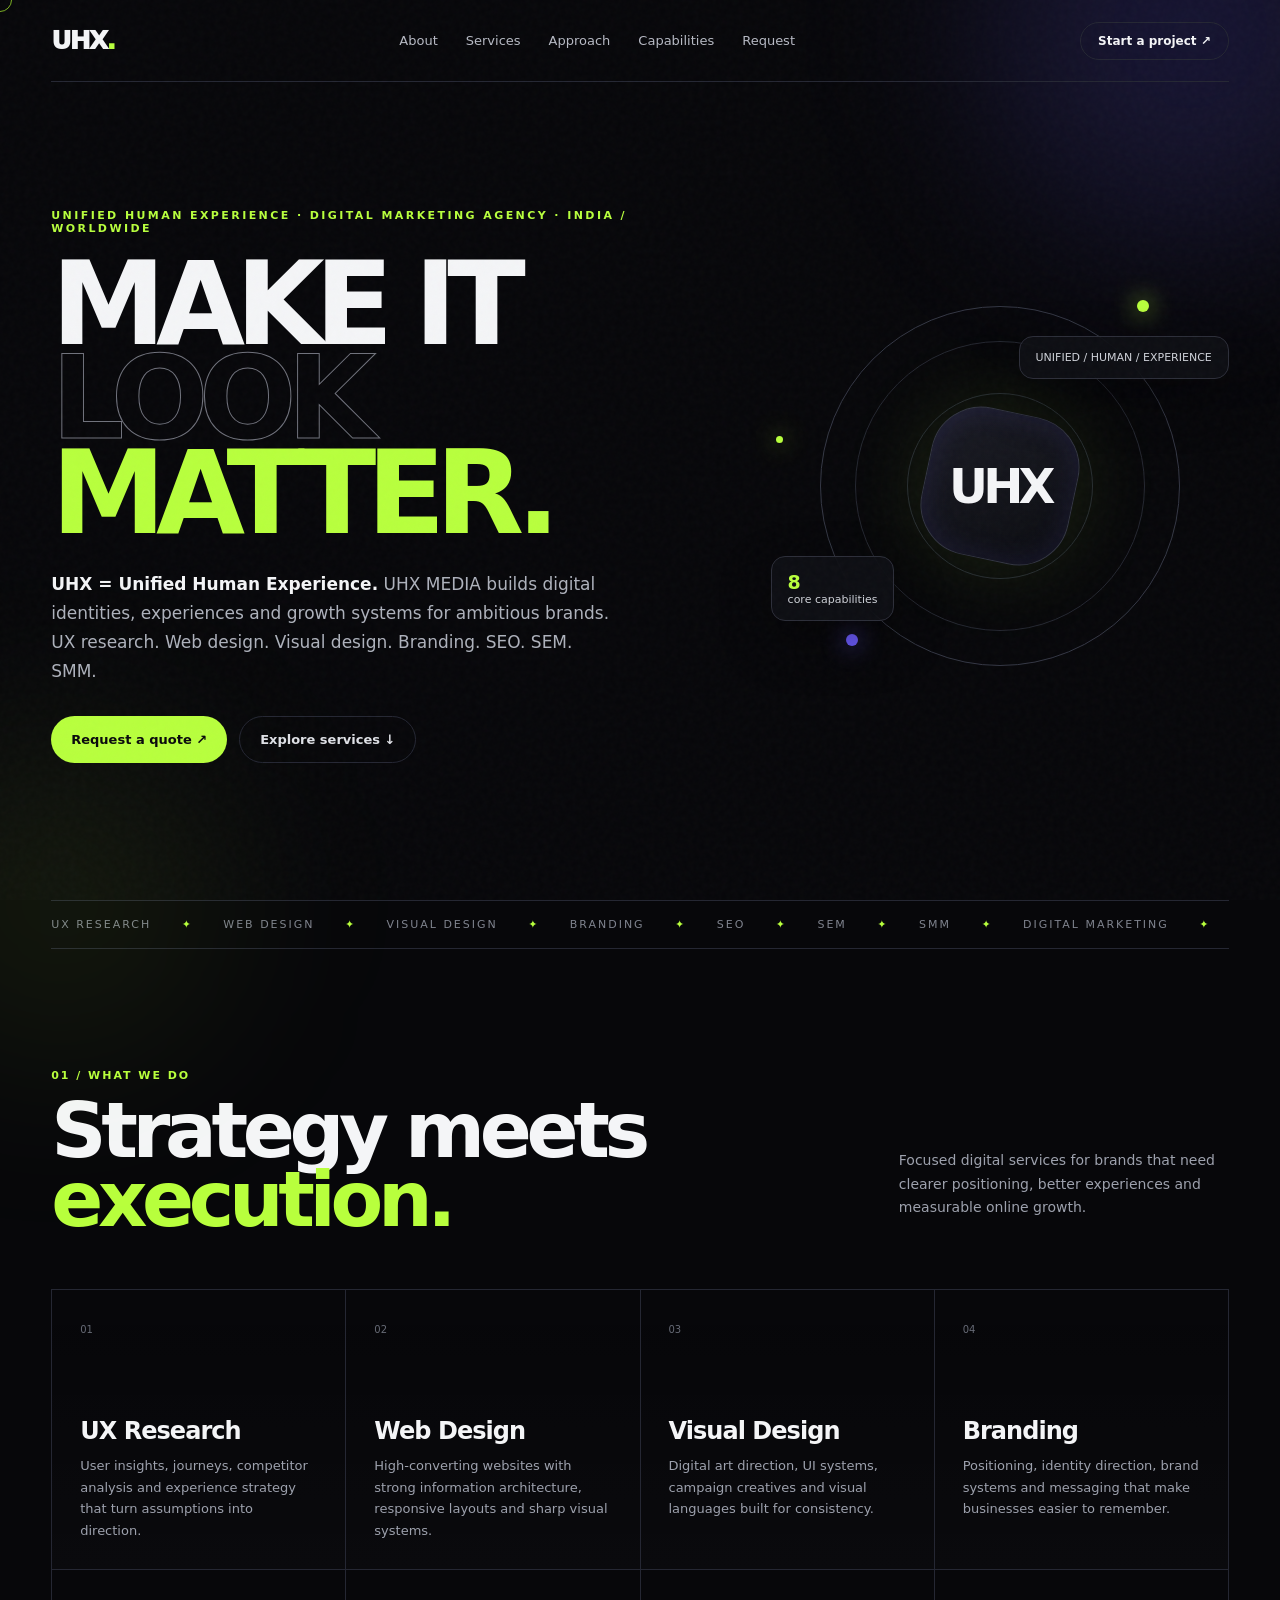
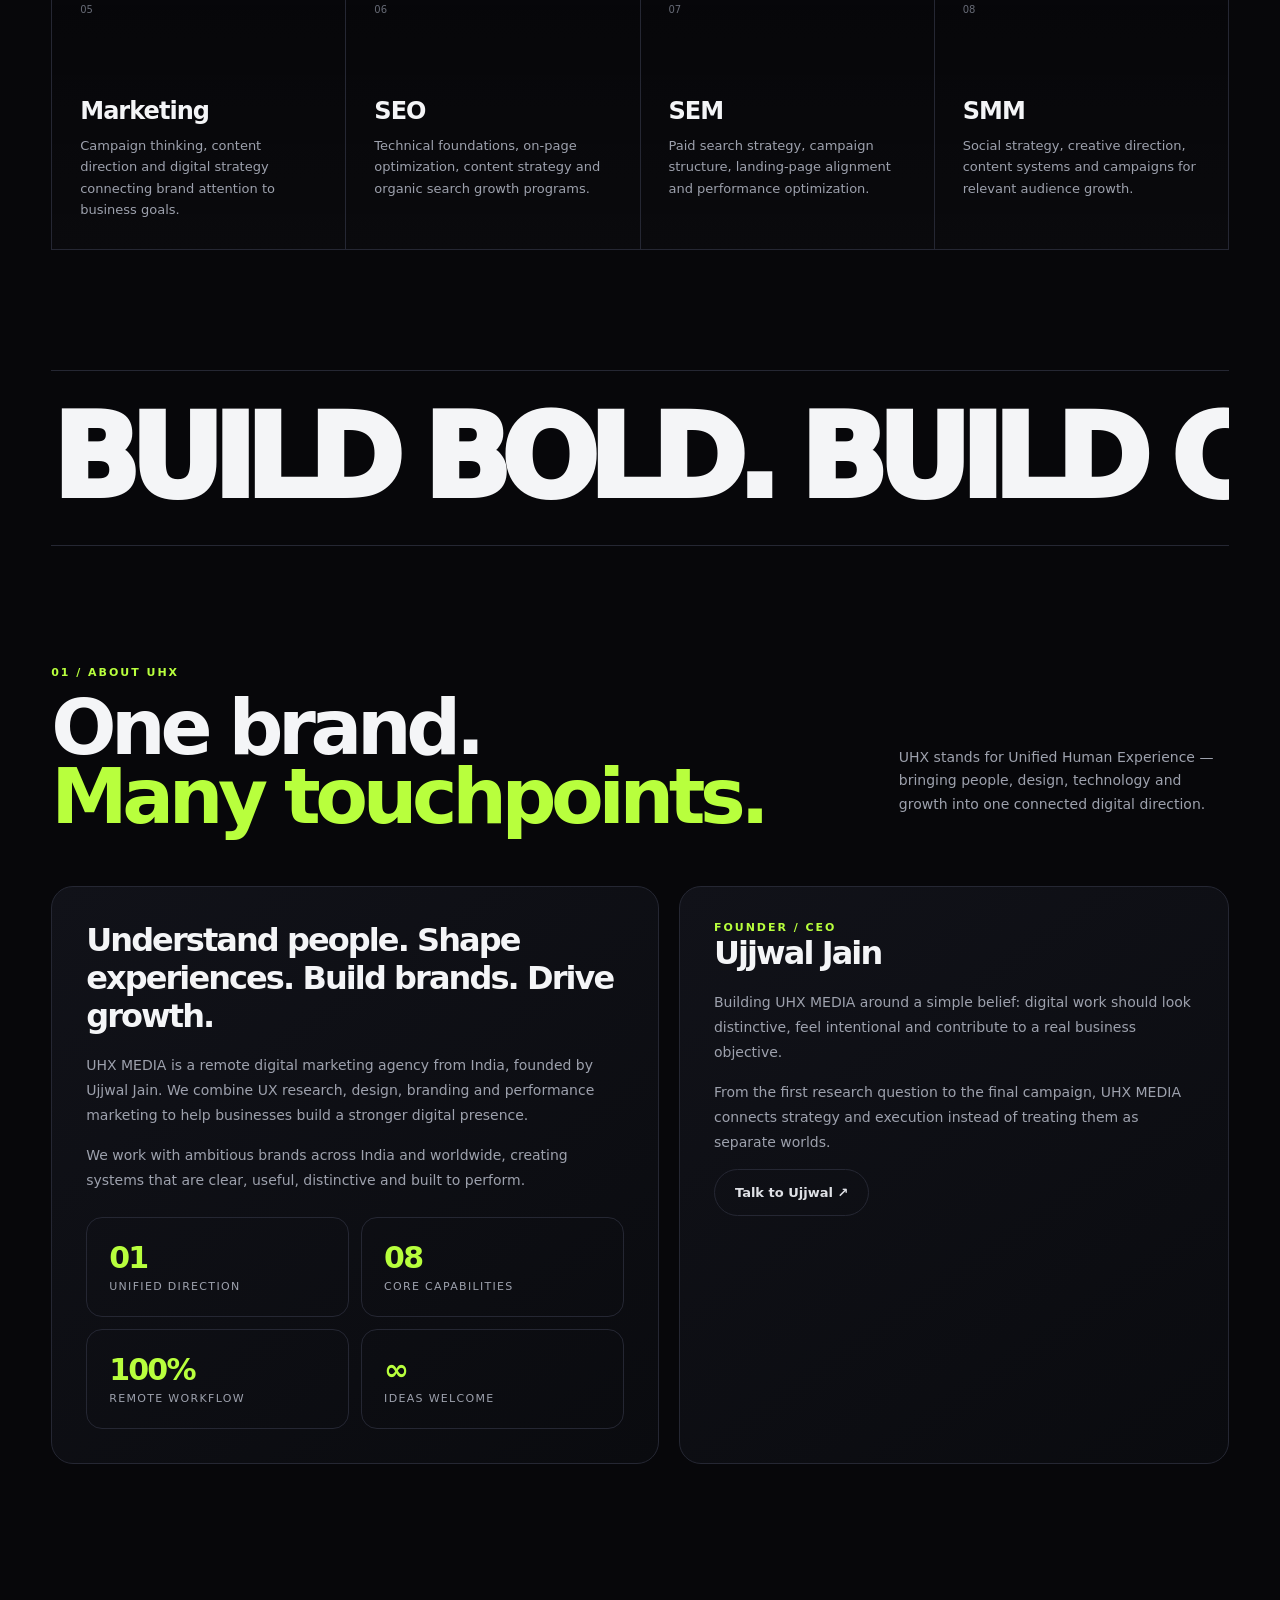
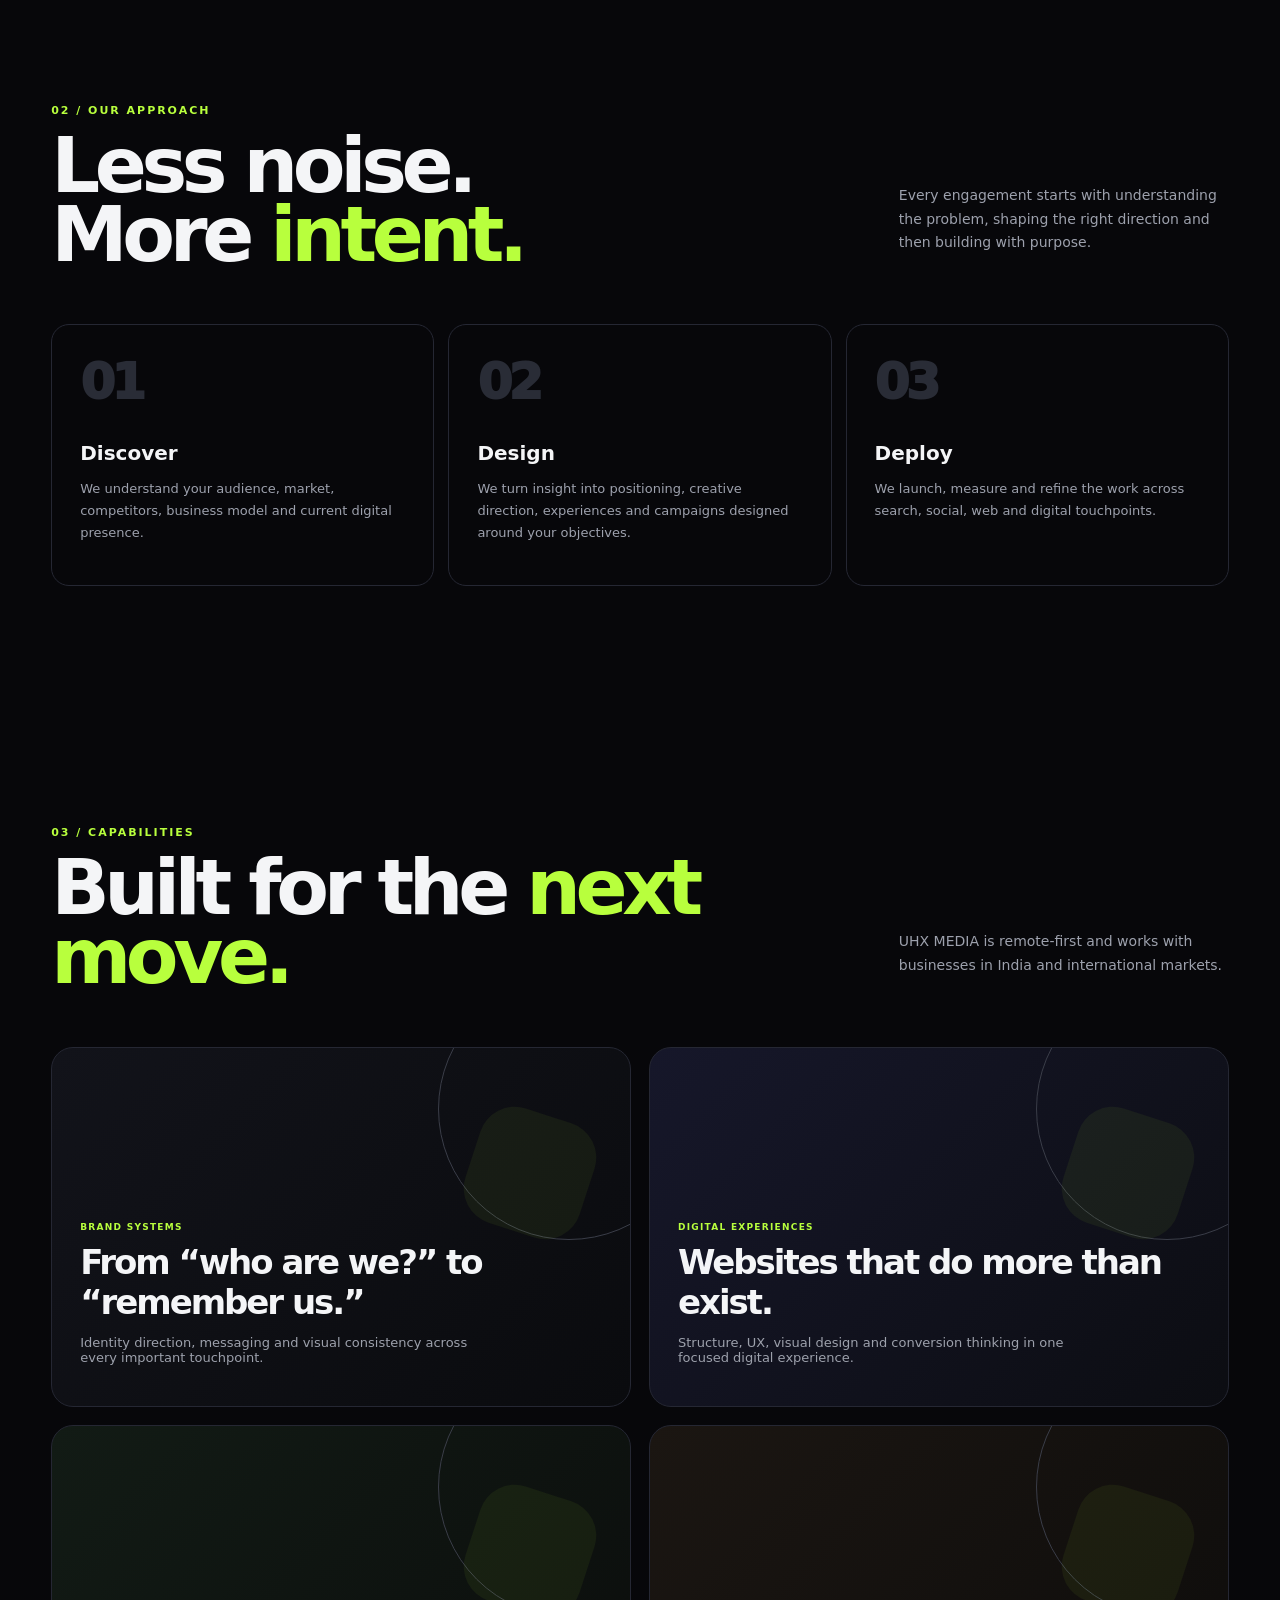
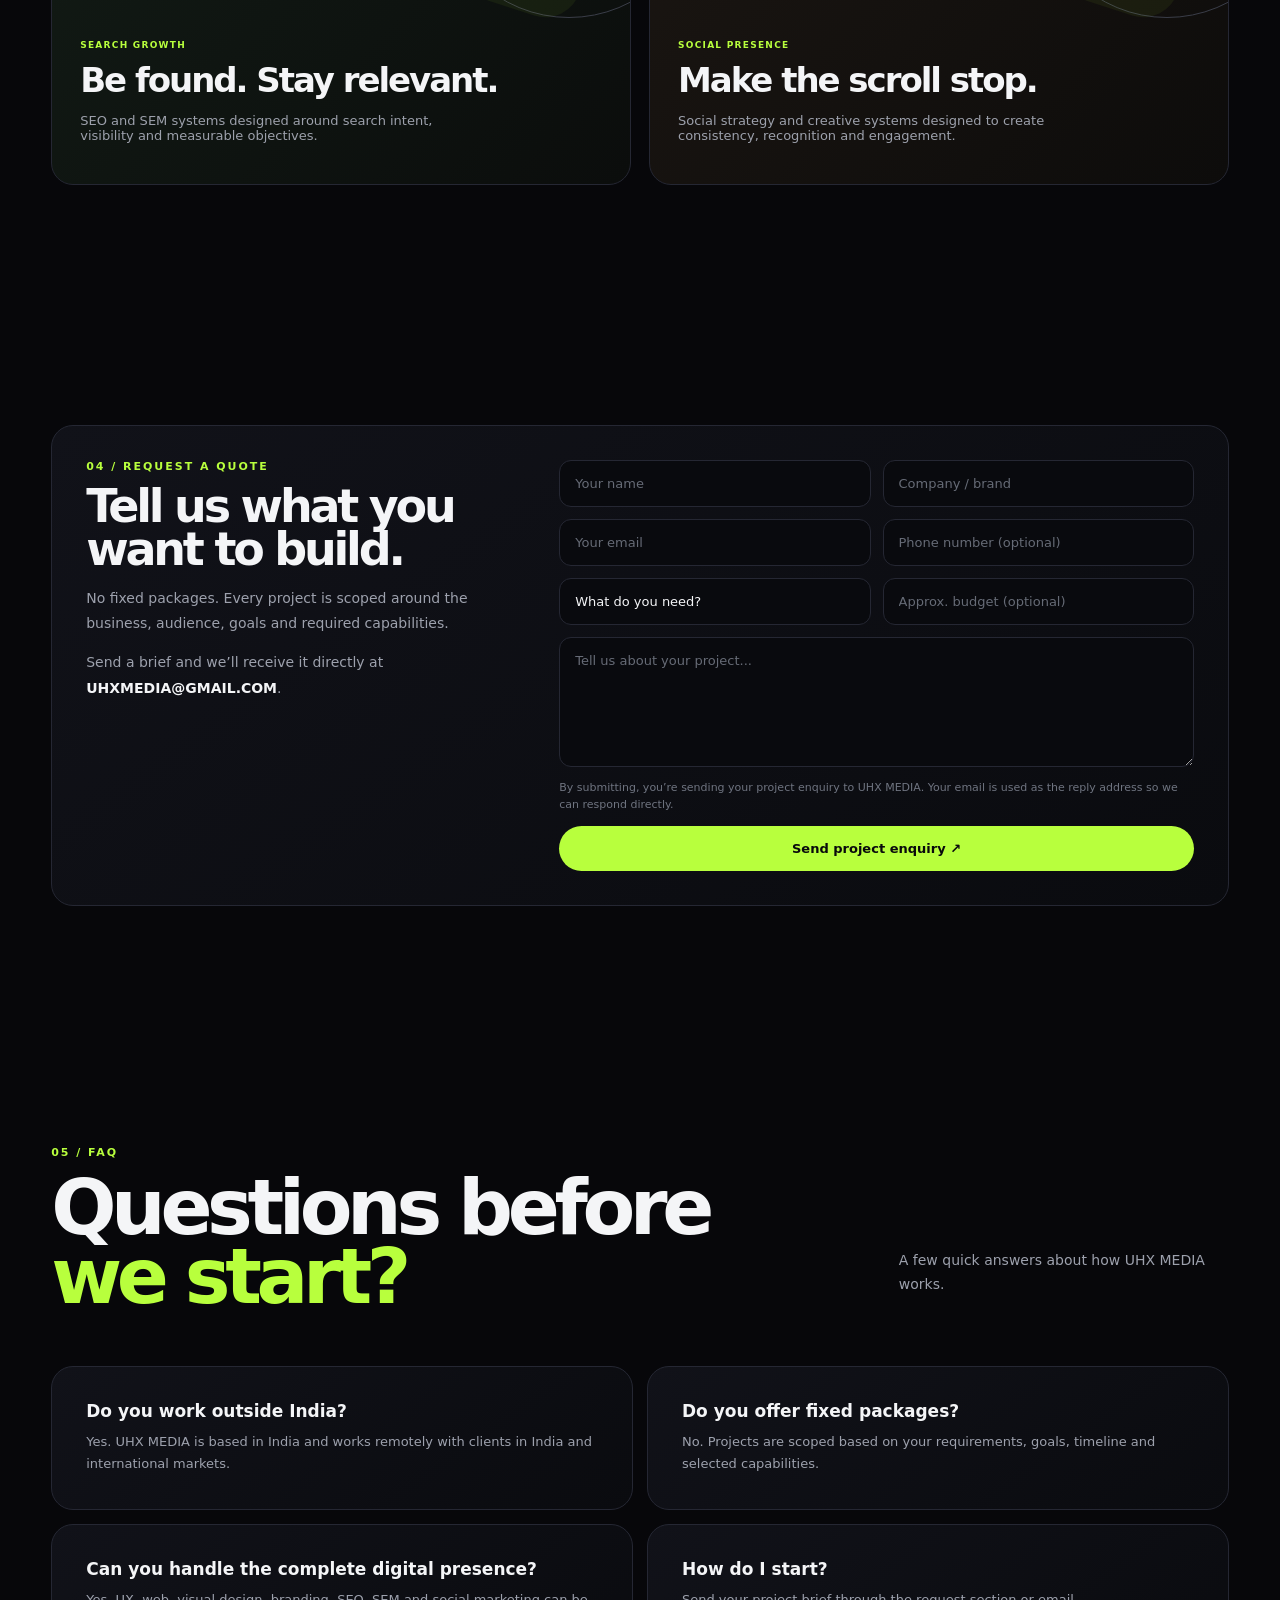
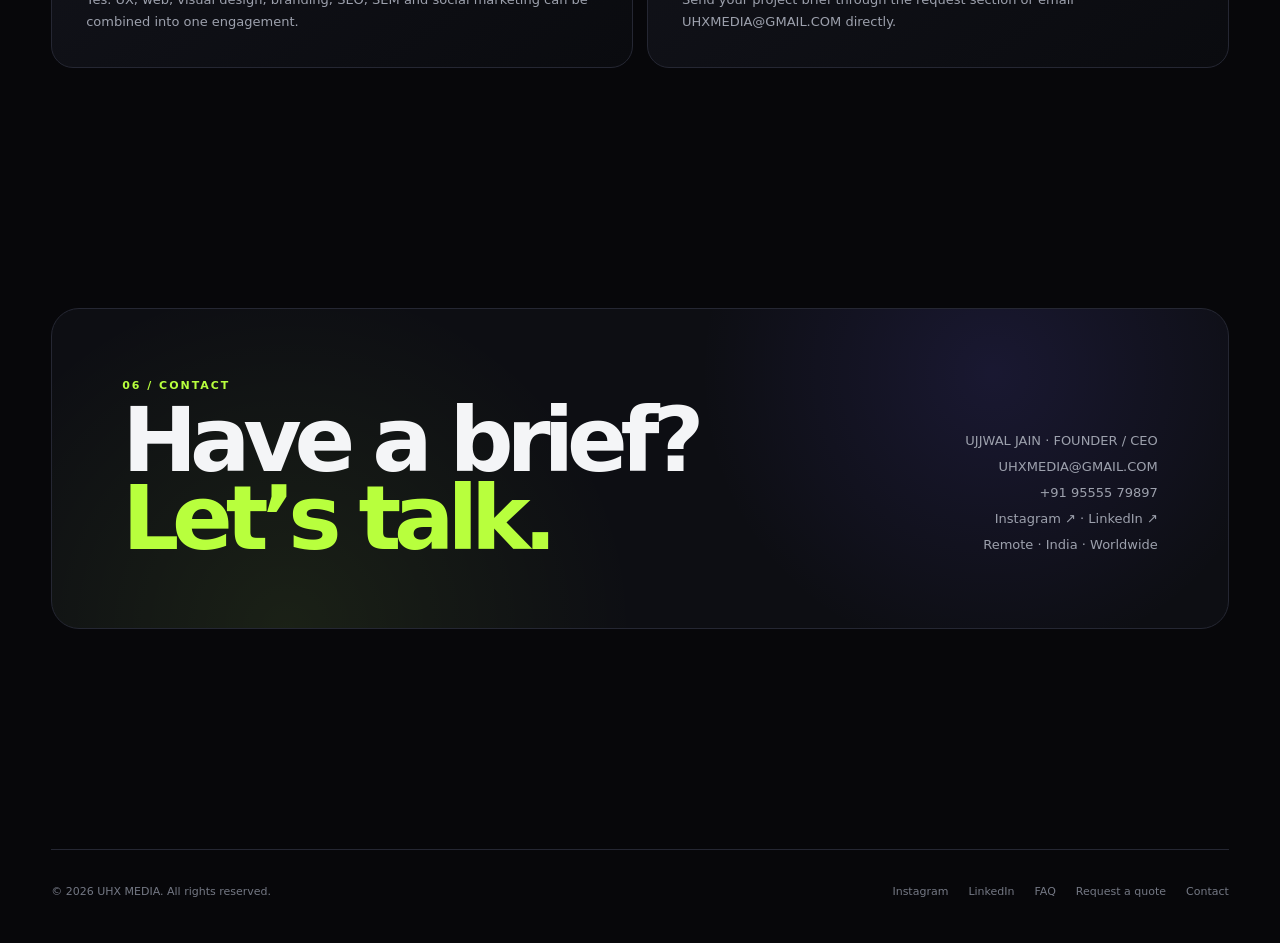
<file: index.html>
<!doctype html>
<html lang="en">
<head>
<meta charset="utf-8">
<meta name="viewport" content="width=device-width,initial-scale=1">

<!-- PRIMARY SEO -->
<title>UHX MEDIA | Digital Marketing Agency in India</title>

<meta
  name="description"
  content="UHX MEDIA is a remote digital marketing agency in India offering UX research, web design, visual design, branding, SEO, SEM and social media marketing for businesses in India and worldwide."
>

<meta
  name="keywords"
  content="digital marketing agency India, digital marketing agency, UX design agency, web design agency, branding agency, SEO agency, SEM agency, social media marketing agency, UHX MEDIA"
>

<meta name="author" content="Ujjwal Jain — UHX MEDIA">
<meta name="robots" content="index,follow,max-image-preview:large">
<meta name="theme-color" content="#07070a">

<!-- CANONICAL -->
<link rel="canonical" href="https://uhxmedia.online/">

<!-- FAVICON -->
<link
  rel="icon"
  href="assets/icons/favicon.svg"
  type="image/svg+xml"
>

<!-- OPEN GRAPH -->
<meta property="og:type" content="website">
<meta property="og:site_name" content="UHX MEDIA">

<meta
  property="og:title"
  content="UHX MEDIA | Digital Marketing Agency in India"
>

<meta
  property="og:description"
  content="Digital experiences. Built to perform. UHX MEDIA is a remote digital marketing agency from India working with businesses across India and worldwide."
>

<meta
  property="og:url"
  content="https://uhxmedia.online/"
>

<meta property="og:locale" content="en_IN">

<!-- TWITTER / X -->
<meta
  name="twitter:card"
  content="summary_large_image"
>

<meta
  name="twitter:title"
  content="UHX MEDIA | Digital Marketing Agency in India"
>

<meta
  name="twitter:description"
  content="Digital experiences. Built to perform. UHX MEDIA is a remote digital marketing agency from India working worldwide."
>

<!-- ORGANIZATION STRUCTURED DATA -->
<script type="application/ld+json">
{
  "@context": "https://schema.org",
  "@type": "Organization",
  "@id": "https://uhxmedia.online/#organization",
  "name": "UHX MEDIA",
  "alternateName": "Unified Human Experience Media",
  "url": "https://uhxmedia.online/",
  "logo": "https://uhxmedia.online/assets/icons/favicon.svg",
  "telephone": "+91 95555 79897",
  "description": "UHX MEDIA is a remote digital marketing agency from India offering UX research, web design, visual design, branding, digital marketing, SEO, SEM and social media marketing.",
  "founder": {
    "@type": "Person",
    "name": "Ujjwal Jain"
  },
  "areaServed": "Worldwide",
  "sameAs": [
    "https://www.instagram.com/uhxmedia/",
    "https://www.linkedin.com/company/uhxmedia/"
  ]
}
</script>

<!-- WEBSITE STRUCTURED DATA -->
<script type="application/ld+json">
{
  "@context": "https://schema.org",
  "@type": "WebSite",
  "@id": "https://uhxmedia.online/#website",
  "url": "https://uhxmedia.online/",
  "name": "UHX MEDIA",
  "alternateName": "Unified Human Experience Media",
  "description": "Digital experiences. Built to perform.",
  "publisher": {
    "@id": "https://uhxmedia.online/#organization"
  },
  "inLanguage": "en-IN"
}
</script>

<!-- GOOGLE ANALYTICS 4 -->
<script
  async
  src="https://www.googletagmanager.com/gtag/js?id=G-VPQRBY2YKB"
></script>

<script>
window.dataLayer = window.dataLayer || [];

function gtag(){
  dataLayer.push(arguments);
}

gtag('js', new Date());

gtag('config', 'G-VPQRBY2YKB');
</script>

<style>
:root{--bg:#07070a;--surface:#101117;--surface2:#151620;--text:#f4f5f7;--muted:#9da1ad;--line:#252733;--accent:#b8ff3d;--accent2:#6d5cff;--white:#fff}*{scrollbar-width:thin;scrollbar-color:var(--accent) var(--bg)}::selection{background:var(--accent);color:#090a0c}button,input,textarea,select{font:inherit}.hp{position:absolute!important;left:-10000px!important;width:1px!important;height:1px!important;overflow:hidden!important;opacity:0!important}.request-form .form-note{color:#6f7480;font-size:11px;line-height:1.6;margin:0}.request-form button{border:0;cursor:pointer;justify-content:center}.request-form button:focus-visible,.btn:focus-visible,.nav a:focus-visible{outline:2px solid var(--accent);outline-offset:4px}.request-form select{appearance:none;background-image:linear-gradient(45deg,transparent 50%,#8b8f9a 50%),linear-gradient(135deg,#8b8f9a 50%,transparent 50%);background-position:calc(100% - 18px) 50%,calc(100% - 13px) 50%;background-size:5px 5px,5px 5px;background-repeat:no-repeat}.request-form input::placeholder,.request-form textarea::placeholder{color:#666b76}.request-form input:invalid:not(:placeholder-shown),.request-form textarea:invalid:not(:placeholder-shown){border-color:#6f4d4d}@media (pointer:coarse){.cursor{display:none}}@media(prefers-reduced-motion:reduce){html{scroll-behavior:auto}.ring,.ticker-track,.marquee2 span{animation:none}.reveal{transition:none}.btn{transition:none}}
*{box-sizing:border-box}html{scroll-behavior:smooth}body{margin:0;background:var(--bg);color:var(--text);font-family:Inter,ui-sans-serif,system-ui,-apple-system,BlinkMacSystemFont,"Segoe UI",sans-serif;overflow-x:hidden}.cursor{position:fixed;width:24px;height:24px;border:1px solid rgba(184,255,61,.7);border-radius:50%;pointer-events:none;z-index:50;transform:translate(-50%,-50%);mix-blend-mode:difference;transition:transform .08s ease}.grain{position:fixed;inset:0;pointer-events:none;opacity:.035;background-image:url("data:image/svg+xml,%3Csvg viewBox='0 0 180 180' xmlns='http://www.w3.org/2000/svg'%3E%3Cfilter id='n'%3E%3CfeTurbulence type='fractalNoise' baseFrequency='.9' numOctaves='3' stitchTiles='stitch'/%3E%3C/filter%3E%3Crect width='100%25' height='100%25' filter='url(%23n)' opacity='.8'/%3E%3C/svg%3E");z-index:40}.orb{position:fixed;width:420px;height:420px;border-radius:50%;filter:blur(90px);background:rgba(109,92,255,.16);top:-180px;right:-120px;pointer-events:none}.orb2{position:fixed;width:320px;height:320px;border-radius:50%;filter:blur(100px);background:rgba(184,255,61,.08);bottom:-160px;left:-100px;pointer-events:none}a{color:inherit;text-decoration:none}.wrap{width:min(1180px,92%);margin:auto}.nav{height:82px;display:flex;align-items:center;justify-content:space-between;border-bottom:1px solid var(--line);position:relative;z-index:5}.logo{font-weight:950;letter-spacing:-.07em;font-size:25px}.logo span{color:var(--accent)}.navlinks{display:flex;gap:28px;color:#b7bac4;font-size:13px}.navlinks a:hover{color:var(--text)}.navcta{border:1px solid var(--line);padding:11px 17px;border-radius:999px;font-size:12px;font-weight:800}.navcta:hover{border-color:var(--accent);color:var(--accent)}.hero{min-height:calc(100vh - 82px);display:flex;align-items:center;position:relative;padding:90px 0 100px}.hero-grid{display:grid;grid-template-columns:1.18fr .82fr;gap:60px;align-items:center}.eyebrow{font-size:11px;letter-spacing:.22em;text-transform:uppercase;color:var(--accent);font-weight:900;margin-bottom:22px}.hero h1{font-size:clamp(62px,9vw,138px);line-height:.82;letter-spacing:-.085em;margin:0;max-width:850px}.hero h1 .outline{color:transparent;-webkit-text-stroke:1px #70727c}.hero h1 .accent{color:var(--accent)}.hero-copy{max-width:570px;color:#aeb2bc;font-size:17px;line-height:1.7;margin:30px 0}.buttons{display:flex;gap:12px;flex-wrap:wrap}.btn{padding:15px 20px;border-radius:999px;font-weight:850;font-size:13px;display:inline-flex;align-items:center;gap:9px;transition:.25s}.btn.primary{background:var(--accent);color:#090a0c}.btn.primary:hover{transform:translateY(-3px);box-shadow:0 10px 40px rgba(184,255,61,.16)}.btn.ghost{border:1px solid var(--line);color:#dfe1e6}.btn.ghost:hover{border-color:#555967}.hero-art{height:520px;position:relative;display:grid;place-items:center}.ring{width:360px;height:360px;border:1px solid #343744;border-radius:50%;position:absolute;animation:spin 18s linear infinite}.ring:before,.ring:after{content:"";position:absolute;border-radius:50%;border:1px solid #242731}.ring:before{inset:34px}.ring:after{inset:86px}.core{width:150px;height:150px;border-radius:34%;background:linear-gradient(145deg,#1b1c25,#0b0c10);border:1px solid #343744;box-shadow:0 0 90px rgba(184,255,61,.12),inset 0 0 30px rgba(109,92,255,.12);display:grid;place-items:center;transform:rotate(12deg)}.core b{font-size:48px;letter-spacing:-.1em;transform:rotate(-12deg)}.dot{position:absolute;width:12px;height:12px;background:var(--accent);border-radius:50%;box-shadow:0 0 25px var(--accent)}.d1{top:74px;right:80px}.d2{bottom:100px;left:75px;background:#6d5cff;box-shadow:0 0 25px #6d5cff}.d3{top:210px;left:5px;width:7px;height:7px}.float-card{position:absolute;border:1px solid #2c2e39;background:rgba(16,17,23,.78);backdrop-filter:blur(12px);padding:14px 16px;border-radius:14px;font-size:11px;color:#cfd2d9;box-shadow:0 20px 50px rgba(0,0,0,.35)}.fc1{right:0;top:110px}.fc2{left:0;bottom:125px}.fc2 strong{color:var(--accent);font-size:19px;display:block}.ticker{border-top:1px solid var(--line);border-bottom:1px solid var(--line);overflow:hidden;white-space:nowrap;padding:17px 0;color:#7f838e;font-size:11px;letter-spacing:.18em;text-transform:uppercase}.ticker-track{display:inline-block;animation:marquee 25s linear infinite}.ticker i{color:var(--accent);font-style:normal;margin:0 25px}.section{padding:120px 0}.section-head{display:flex;justify-content:space-between;gap:40px;align-items:end;margin-bottom:55px}.kicker{color:var(--accent);font-size:11px;letter-spacing:.18em;text-transform:uppercase;font-weight:900}.section h2{font-size:clamp(42px,6vw,82px);line-height:.9;letter-spacing:-.07em;margin:14px 0 0;max-width:760px}.section-head p{max-width:330px;color:var(--muted);line-height:1.7;font-size:14px}.services{display:grid;grid-template-columns:repeat(4,1fr);border-top:1px solid var(--line);border-left:1px solid var(--line)}.service{min-height:250px;padding:28px;border-right:1px solid var(--line);border-bottom:1px solid var(--line);position:relative;transition:.35s;background:linear-gradient(180deg,transparent,rgba(255,255,255,.015))}.service:hover{background:var(--surface);transform:translateY(-4px)}.service .num{font-size:10px;color:#666a75}.service h3{font-size:24px;letter-spacing:-.04em;margin:80px 0 10px}.service p{font-size:13px;line-height:1.65;color:var(--muted);margin:0}.marquee2{font-size:clamp(55px,9vw,125px);font-weight:950;letter-spacing:-.09em;white-space:nowrap;overflow:hidden;border-top:1px solid var(--line);border-bottom:1px solid var(--line);padding:20px 0}.marquee2 span{display:inline-block;animation:marquee 20s linear infinite}.work-grid{display:grid;grid-template-columns:1fr 1fr;gap:18px}.work{min-height:360px;border:1px solid var(--line);border-radius:22px;overflow:hidden;position:relative;background:linear-gradient(135deg,#12131a,#0a0b0e);padding:28px;display:flex;align-items:end}.work:nth-child(2){background:linear-gradient(135deg,#16172a,#0c0d12)}.work:nth-child(3){background:linear-gradient(135deg,#121b15,#0b0d0c)}.work:nth-child(4){background:linear-gradient(135deg,#1b1612,#0d0c0b)}.work:before{content:"";position:absolute;width:260px;height:260px;border:1px solid #3a3d48;border-radius:50%;right:-70px;top:-70px}.work:after{content:"";position:absolute;width:120px;height:120px;background:var(--accent);border-radius:30%;right:40px;top:65px;opacity:.06;transform:rotate(18deg)}.work-content{position:relative;z-index:2}.work small{color:var(--accent);text-transform:uppercase;letter-spacing:.14em;font-size:9px;font-weight:900}.work h3{font-size:34px;letter-spacing:-.06em;margin:8px 0}.work p{color:#9da1ac;font-size:13px;max-width:400px}.process{display:grid;grid-template-columns:repeat(3,1fr);gap:14px}.step{border:1px solid var(--line);border-radius:18px;padding:28px;min-height:220px}.step .big{font-size:50px;font-weight:950;letter-spacing:-.08em;color:#292c36}.step h3{margin:30px 0 8px;font-size:20px}.step p{color:var(--muted);font-size:13px;line-height:1.7}.contact{border:1px solid var(--line);border-radius:28px;padding:70px;display:flex;justify-content:space-between;align-items:end;gap:50px;background:radial-gradient(circle at 80% 20%,rgba(109,92,255,.13),transparent 30%),radial-gradient(circle at 20% 100%,rgba(184,255,61,.08),transparent 35%),#0d0e13}.contact h2{margin:10px 0 0;font-size:clamp(50px,7vw,95px);letter-spacing:-.08em;line-height:.87}.contact-info{text-align:right;color:var(--muted);font-size:13px;line-height:2}.contact-info a:hover{color:var(--accent)}footer{padding:35px 0 45px;border-top:1px solid var(--line);margin-top:100px}.footer-row{display:flex;justify-content:space-between;gap:30px;color:#747884;font-size:11px}.legal{display:flex;gap:20px}.legal a:hover{color:#ddd}.reveal{opacity:0;transform:translateY(30px);transition:opacity .8s ease,transform .8s ease}.reveal.on{opacity:1;transform:none}@keyframes spin{to{transform:rotate(360deg)}}@keyframes marquee{to{transform:translateX(-50%)}}@media(max-width:900px){.navlinks{display:none}.hero-grid{grid-template-columns:1fr}.hero-art{height:390px}.services{grid-template-columns:1fr 1fr}.work-grid{grid-template-columns:1fr}.process{grid-template-columns:1fr}.section-head{display:block}.section-head p{margin-top:25px}.contact{display:block;padding:42px}.contact-info{text-align:left;margin-top:35px}.hero{padding-top:70px}}@media(max-width:560px){.hero h1{font-size:62px}.services{grid-template-columns:1fr}.ring{width:280px;height:280px}.core{width:115px;height:115px}.core b{font-size:36px}.float-card{display:none}.footer-row{display:block}.legal{margin-top:18px}.contact h2{font-size:54px}}
.about-grid{display:grid;grid-template-columns:1.05fr .95fr;gap:20px}.about-card,.faq-item,.request-panel{border:1px solid var(--line);border-radius:22px;background:linear-gradient(145deg,#111219,#0a0b0f);padding:34px}.about-card h3{font-size:32px;letter-spacing:-.06em;margin:0 0 18px}.about-card p{color:var(--muted);line-height:1.8;font-size:14px}.stats{display:grid;grid-template-columns:repeat(2,1fr);gap:12px;margin-top:24px}.stat{border:1px solid var(--line);padding:22px;border-radius:16px}.stat b{display:block;font-size:30px;color:var(--accent);letter-spacing:-.06em}.stat span{font-size:11px;color:var(--muted);text-transform:uppercase;letter-spacing:.12em}.faq{display:grid;grid-template-columns:1fr 1fr;gap:14px}.faq-item h3{font-size:17px;margin:0 0 10px}.faq-item p{color:var(--muted);font-size:13px;line-height:1.7;margin:0}.request-panel{display:grid;grid-template-columns:.8fr 1.2fr;gap:50px}.request-copy h3{font-size:46px;letter-spacing:-.07em;line-height:.95;margin:12px 0}.request-copy p{color:var(--muted);line-height:1.8;font-size:14px}.request-form{display:grid;gap:12px}.request-form input,.request-form textarea,.request-form select{width:100%;border:1px solid var(--line);background:#090a0e;color:var(--text);border-radius:12px;padding:15px;font:inherit;font-size:13px;outline:none}.request-form input:focus,.request-form textarea:focus,.request-form select:focus{border-color:var(--accent)}.request-form textarea{min-height:130px;resize:vertical}.form-row{display:grid;grid-template-columns:1fr 1fr;gap:12px}@media(max-width:900px){.about-grid,.request-panel,.faq{grid-template-columns:1fr}}@media(max-width:560px){.form-row,.stats{grid-template-columns:1fr}}
</style>
</head>

<body>

<div class="cursor" id="cursor"></div>
<div class="grain"></div>
<div class="orb"></div>
<div class="orb2"></div>

<div class="wrap">

<header class="nav">
<a class="logo" href="#top">UHX<span>.</span></a>

<nav class="navlinks">
<a href="#about">About</a>
<a href="#services">Services</a>
<a href="#approach">Approach</a>
<a href="#work">Capabilities</a>
<a href="#request">Request</a>
</nav>

<a class="navcta" href="#request">Start a project ↗</a>
</header>

<main id="top">

<section class="hero">
<div class="hero-grid">

<div class="reveal">

<div class="eyebrow">
UNIFIED HUMAN EXPERIENCE · DIGITAL MARKETING AGENCY · INDIA / WORLDWIDE
</div>

<h1>
MAKE IT<br>
<span class="outline">LOOK</span><br>
<span class="accent">MATTER.</span>
</h1>

<p class="hero-copy">
<strong style="color:var(--text)">UHX = Unified Human Experience.</strong>
UHX MEDIA builds digital identities, experiences and growth systems for ambitious brands.
UX research. Web design. Visual design. Branding. SEO. SEM. SMM.
</p>

<div class="buttons">
<a class="btn primary" href="#request">Request a quote ↗</a>
<a class="btn ghost" href="#services">Explore services ↓</a>
</div>

</div>

<div class="hero-art reveal" aria-hidden="true">

<div class="ring"></div>

<div class="core">
<b>UHX</b>
</div>

<span class="dot d1"></span>
<span class="dot d2"></span>
<span class="dot d3"></span>

<div class="float-card fc1">
UNIFIED / HUMAN / EXPERIENCE
</div>

<div class="float-card fc2">
<strong>8</strong>
core capabilities
</div>

</div>

</div>
</section>

<div class="ticker">
<div class="ticker-track">
UX RESEARCH <i>✦</i>
WEB DESIGN <i>✦</i>
VISUAL DESIGN <i>✦</i>
BRANDING <i>✦</i>
SEO <i>✦</i>
SEM <i>✦</i>
SMM <i>✦</i>
DIGITAL MARKETING <i>✦</i>
UX RESEARCH <i>✦</i>
WEB DESIGN <i>✦</i>
</div>
</div>

<section class="section" id="services">

<div class="section-head reveal">

<div>
<div class="kicker">01 / What we do</div>
<h2>
Strategy meets
<span style="color:var(--accent)">execution.</span>
</h2>
</div>

<p>
Focused digital services for brands that need clearer positioning,
better experiences and measurable online growth.
</p>

</div>

<div class="services">

<article class="service reveal">
<span class="num">01</span>
<h3>UX Research</h3>
<p>
User insights, journeys, competitor analysis and experience strategy
that turn assumptions into direction.
</p>
</article>

<article class="service reveal">
<span class="num">02</span>
<h3>Web Design</h3>
<p>
High-converting websites with strong information architecture,
responsive layouts and sharp visual systems.
</p>
</article>

<article class="service reveal">
<span class="num">03</span>
<h3>Visual Design</h3>
<p>
Digital art direction, UI systems, campaign creatives and visual
languages built for consistency.
</p>
</article>

<article class="service reveal">
<span class="num">04</span>
<h3>Branding</h3>
<p>
Positioning, identity direction, brand systems and messaging
that make businesses easier to remember.
</p>
</article>

<article class="service reveal">
<span class="num">05</span>
<h3>Marketing</h3>
<p>
Campaign thinking, content direction and digital strategy connecting
brand attention to business goals.
</p>
</article>

<article class="service reveal">
<span class="num">06</span>
<h3>SEO</h3>
<p>
Technical foundations, on-page optimization, content strategy
and organic search growth programs.
</p>
</article>

<article class="service reveal">
<span class="num">07</span>
<h3>SEM</h3>
<p>
Paid search strategy, campaign structure, landing-page alignment
and performance optimization.
</p>
</article>

<article class="service reveal">
<span class="num">08</span>
<h3>SMM</h3>
<p>
Social strategy, creative direction, content systems and campaigns
for relevant audience growth.
</p>
</article>

</div>
</section>

<div class="marquee2">
<span>
BUILD BOLD. BUILD CLEAR. BUILD DIGITAL.
&nbsp;&nbsp;
BUILD BOLD. BUILD CLEAR. BUILD DIGITAL.
&nbsp;&nbsp;
</span>
</div>

<section class="section" id="about">

<div class="section-head reveal">

<div>
<div class="kicker">01 / About UHX</div>

<h2>
One brand.<br>
<span style="color:var(--accent)">Many touchpoints.</span>
</h2>
</div>

<p>
UHX stands for Unified Human Experience — bringing people,
design, technology and growth into one connected digital direction.
</p>

</div>

<div class="about-grid">

<article class="about-card reveal">

<h3>
Understand people. Shape experiences. Build brands. Drive growth.
</h3>

<p>
UHX MEDIA is a remote digital marketing agency from India,
founded by Ujjwal Jain. We combine UX research, design,
branding and performance marketing to help businesses
build a stronger digital presence.
</p>

<p>
We work with ambitious brands across India and worldwide,
creating systems that are clear, useful, distinctive and
built to perform.
</p>

<div class="stats">

<div class="stat">
<b>01</b>
<span>Unified direction</span>
</div>

<div class="stat">
<b>08</b>
<span>Core capabilities</span>
</div>

<div class="stat">
<b>100%</b>
<span>Remote workflow</span>
</div>

<div class="stat">
<b>∞</b>
<span>Ideas welcome</span>
</div>

</div>

</article>

<article class="about-card reveal">

<div class="kicker">Founder / CEO</div>

<h3>Ujjwal Jain</h3>

<p>
Building UHX MEDIA around a simple belief:
digital work should look distinctive, feel intentional
and contribute to a real business objective.
</p>

<p>
From the first research question to the final campaign,
UHX MEDIA connects strategy and execution instead of
treating them as separate worlds.
</p>

<a
class="btn ghost"
href="mailto:UHXMEDIA@GMAIL.COM?subject=UHX%20MEDIA%20Enquiry"
>
Talk to Ujjwal ↗
</a>

</article>

</div>
</section>

<section class="section" id="approach">

<div class="section-head reveal">

<div>
<div class="kicker">02 / Our approach</div>

<h2>
Less noise.<br>
More <span style="color:var(--accent)">intent.</span>
</h2>
</div>

<p>
Every engagement starts with understanding the problem,
shaping the right direction and then building with purpose.
</p>

</div>

<div class="process">

<article class="step reveal">

<div class="big">01</div>

<h3>Discover</h3>

<p>
We understand your audience, market, competitors,
business model and current digital presence.
</p>

</article>

<article class="step reveal">

<div class="big">02</div>

<h3>Design</h3>

<p>
We turn insight into positioning, creative direction,
experiences and campaigns designed around your objectives.
</p>

</article>

<article class="step reveal">

<div class="big">03</div>

<h3>Deploy</h3>

<p>
We launch, measure and refine the work across search,
social, web and digital touchpoints.
</p>

</article>

</div>
</section>

<section class="section" id="work">

<div class="section-head reveal">

<div>
<div class="kicker">03 / Capabilities</div>

<h2>
Built for the
<span style="color:var(--accent)">next move.</span>
</h2>
</div>

<p>
UHX MEDIA is remote-first and works with businesses
in India and international markets.
</p>

</div>

<div class="work-grid">

<article class="work reveal">

<div class="work-content">

<small>Brand systems</small>

<h3>
From “who are we?” to “remember us.”
</h3>

<p>
Identity direction, messaging and visual consistency
across every important touchpoint.
</p>

</div>

</article>

<article class="work reveal">

<div class="work-content">

<small>Digital experiences</small>

<h3>
Websites that do more than exist.
</h3>

<p>
Structure, UX, visual design and conversion thinking
in one focused digital experience.
</p>

</div>

</article>

<article class="work reveal">

<div class="work-content">

<small>Search growth</small>

<h3>
Be found. Stay relevant.
</h3>

<p>
SEO and SEM systems designed around search intent,
visibility and measurable objectives.
</p>

</div>

</article>

<article class="work reveal">

<div class="work-content">

<small>Social presence</small>

<h3>
Make the scroll stop.
</h3>

<p>
Social strategy and creative systems designed to create
consistency, recognition and engagement.
</p>

</div>

</article>

</div>
</section>

<section class="section" id="request">

<div class="request-panel reveal">

<div class="request-copy">

<div class="kicker">04 / Request a quote</div>

<h3>
Tell us what you want to build.
</h3>

<p>
No fixed packages. Every project is scoped around
the business, audience, goals and required capabilities.
</p>

<p>
Send a brief and we’ll receive it directly at
<strong style="color:var(--text)">UHXMEDIA@GMAIL.COM</strong>.
</p>

</div>

<form
class="request-form"
name="lead-form"
action="https://formspree.io/f/xppwkjgq"
method="POST"
target="_top"
>

<input
type="hidden"
name="subject"
value="New UHX MEDIA Project Request from {{ name }}"
>

<input
class="hp"
type="text"
name="website"
tabindex="-1"
autocomplete="off"
aria-hidden="true"
>

<div class="form-row">

<input
id="lead-name"
name="name"
placeholder="Your name"
autocomplete="name"
aria-label="Your name"
required
>

<input
id="lead-company"
name="company"
placeholder="Company / brand"
autocomplete="organization"
aria-label="Company or brand"
>

</div>

<div class="form-row">

<input
id="lead-email"
type="email"
name="email"
placeholder="Your email"
autocomplete="email"
aria-label="Your email"
required
>

<input
id="lead-phone"
type="tel"
name="phone"
placeholder="Phone number (optional)"
autocomplete="tel"
aria-label="Phone number"
>

</div>

<div class="form-row">

<select
id="lead-service"
name="service"
aria-label="Service required"
required
>

<option value="">
What do you need?
</option>

<option>UX Research</option>
<option>Web Design</option>
<option>Visual Design</option>
<option>Branding</option>
<option>Digital Marketing</option>
<option>SEO</option>
<option>SEM</option>
<option>SMM</option>

</select>

<input
id="lead-budget"
name="budget"
placeholder="Approx. budget (optional)"
aria-label="Approximate budget"
>

</div>

<textarea
id="lead-message"
name="message"
placeholder="Tell us about your project..."
aria-label="Project brief"
required
></textarea>

<p class="form-note">
By submitting, you’re sending your project enquiry to UHX MEDIA.
Your email is used as the reply address so we can respond directly.
</p>

<button
class="btn primary"
type="submit"
>
Send project enquiry ↗
</button>

</form>

</div>
</section>

<section class="section" id="faq">

<div class="section-head reveal">

<div>
<div class="kicker">05 / FAQ</div>

<h2>
Questions before<br>
<span style="color:var(--accent)">we start?</span>
</h2>
</div>

<p>
A few quick answers about how UHX MEDIA works.
</p>

</div>

<div class="faq">

<article class="faq-item reveal">

<h3>Do you work outside India?</h3>

<p>
Yes. UHX MEDIA is based in India and works remotely
with clients in India and international markets.
</p>

</article>

<article class="faq-item reveal">

<h3>Do you offer fixed packages?</h3>

<p>
No. Projects are scoped based on your requirements,
goals, timeline and selected capabilities.
</p>

</article>

<article class="faq-item reveal">

<h3>Can you handle the complete digital presence?</h3>

<p>
Yes. UX, web, visual design, branding, SEO, SEM and
social marketing can be combined into one engagement.
</p>

</article>

<article class="faq-item reveal">

<h3>How do I start?</h3>

<p>
Send your project brief through the request section
or email UHXMEDIA@GMAIL.COM directly.
</p>

</article>

</div>
</section>

<section class="section" id="contact">

<div class="contact reveal">

<div>

<div class="kicker">06 / Contact</div>

<h2>
Have a brief?<br>
<span style="color:var(--accent)">Let’s talk.</span>
</h2>

</div>

<div class="contact-info">

<div>
UJJWAL JAIN · FOUNDER / CEO
</div>

<div>
<a href="mailto:UHXMEDIA@GMAIL.COM">
UHXMEDIA@GMAIL.COM
</a>
</div>

<div>
<a href="tel:+919555579897">
+91 95555 79897
</a>
</div>

<div>
<a
href="https://www.instagram.com/uhxmedia/"
target="_blank"
rel="noopener"
>
Instagram ↗
</a>
·
<a
href="https://www.linkedin.com/company/uhxmedia/"
target="_blank"
rel="noopener"
>
LinkedIn ↗
</a>
</div>

<div>
Remote · India · Worldwide
</div>

</div>

</div>
</section>

</main>

<footer>

<div class="footer-row">

<div>
© 2026 UHX MEDIA. All rights reserved.
</div>

<div class="legal">

<a
href="https://www.instagram.com/uhxmedia/"
target="_blank"
rel="noopener noreferrer"
>
Instagram
</a>

<a
href="https://www.linkedin.com/company/uhxmedia/"
target="_blank"
rel="noopener noreferrer"
>
LinkedIn
</a>

<a href="#faq">FAQ</a>

<a href="#request">
Request a quote
</a>

<a href="mailto:UHXMEDIA@GMAIL.COM">
Contact
</a>

</div>

</div>

</footer>

</div>

<script>

const cursor = document.getElementById('cursor');

if(window.matchMedia('(pointer:fine)').matches){

document.addEventListener('mousemove',e=>{

cursor.style.left=e.clientX+'px';
cursor.style.top=e.clientY+'px';

});

document
.querySelectorAll('a,button,.service,.work,.step')
.forEach(el=>{

el.addEventListener('mouseenter',()=>{

cursor.style.transform=
'translate(-50%,-50%) scale(1.45)';

});

el.addEventListener('mouseleave',()=>{

cursor.style.transform=
'translate(-50%,-50%) scale(1)';

});

});

}

const obs=new IntersectionObserver(
entries=>entries.forEach(e=>{

if(e.isIntersecting)
e.target.classList.add('on');

}),
{
threshold:.12
}
);

document
.querySelectorAll('.reveal')
.forEach(el=>obs.observe(el));

document
.querySelectorAll('a[href^="#"]')
.forEach(a=>a.addEventListener('click',e=>{

const target=
document.querySelector(a.getAttribute('href'));

if(target){

e.preventDefault();

target.scrollIntoView({

behavior:
window.matchMedia(
'(prefers-reduced-motion: reduce)'
).matches
?'auto'
:'smooth',

block:'start'

});

}

}));

</script>

</body>
</html>
</file>
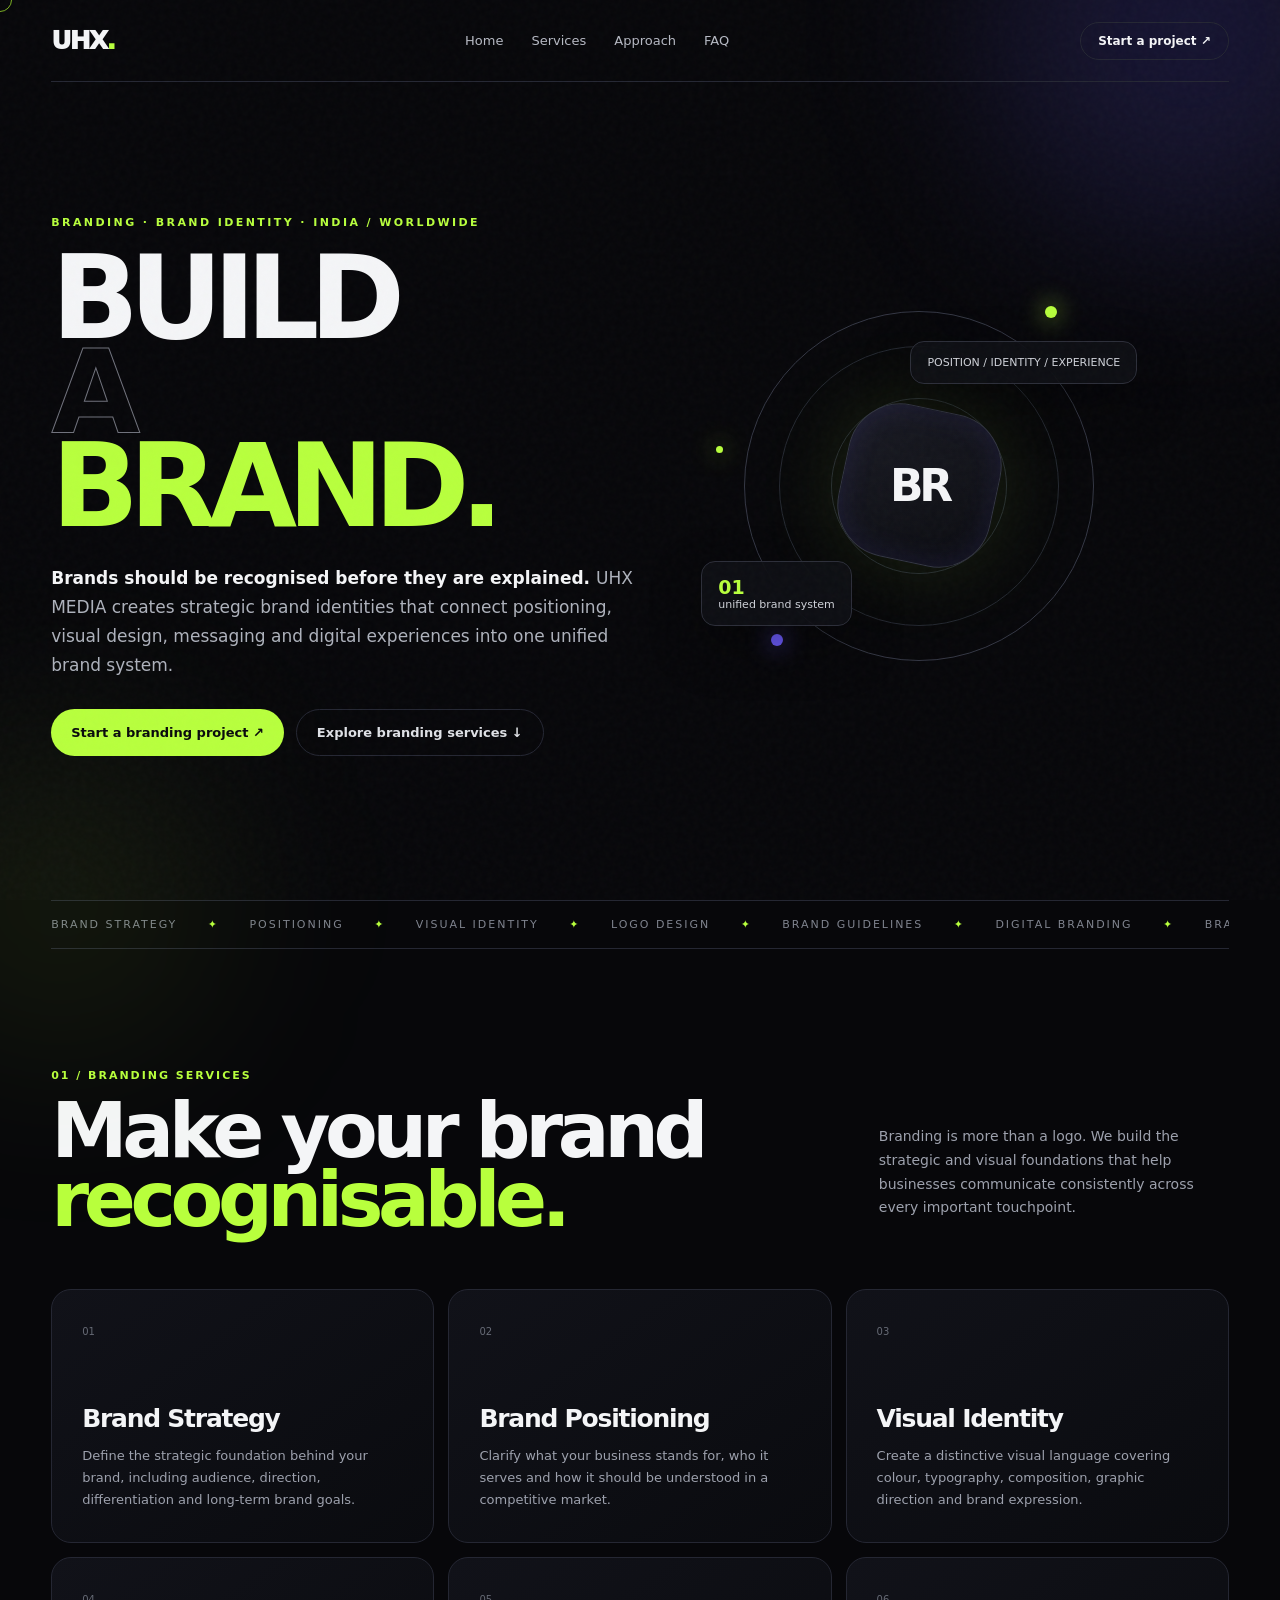
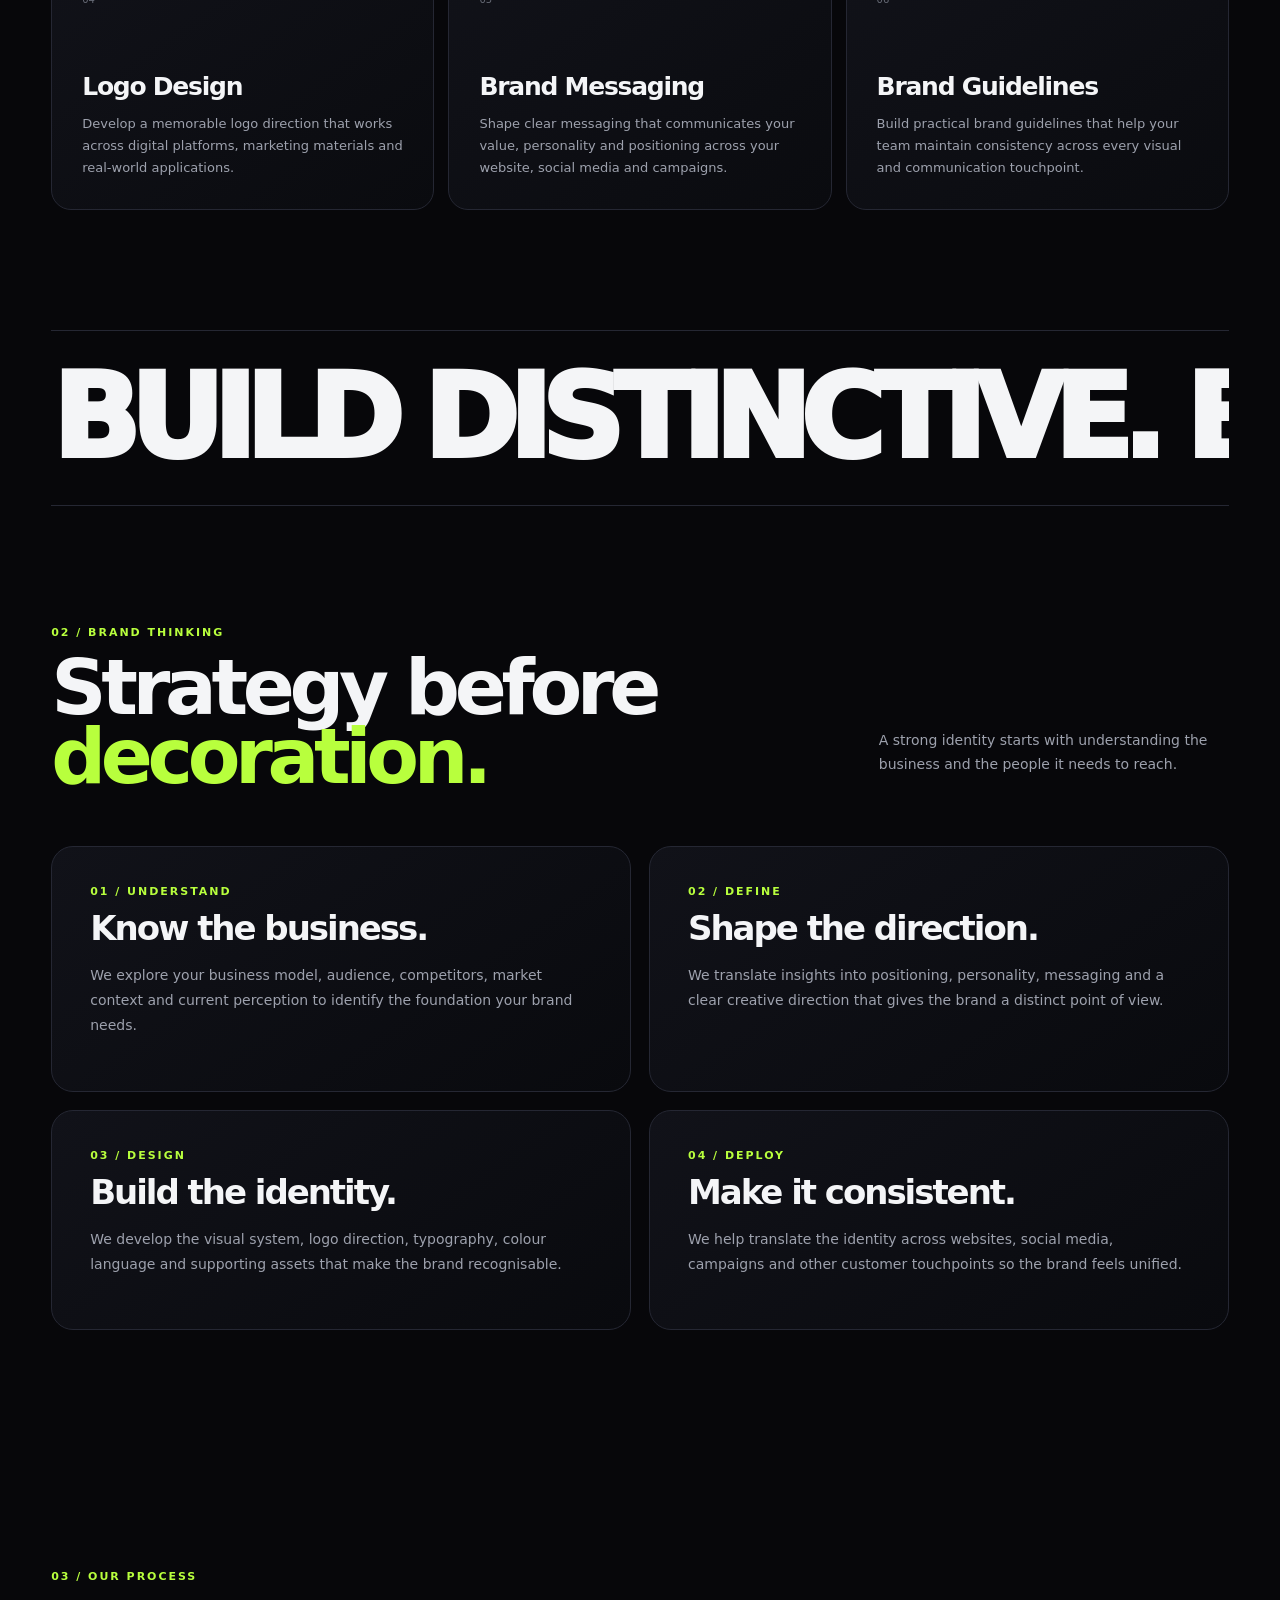
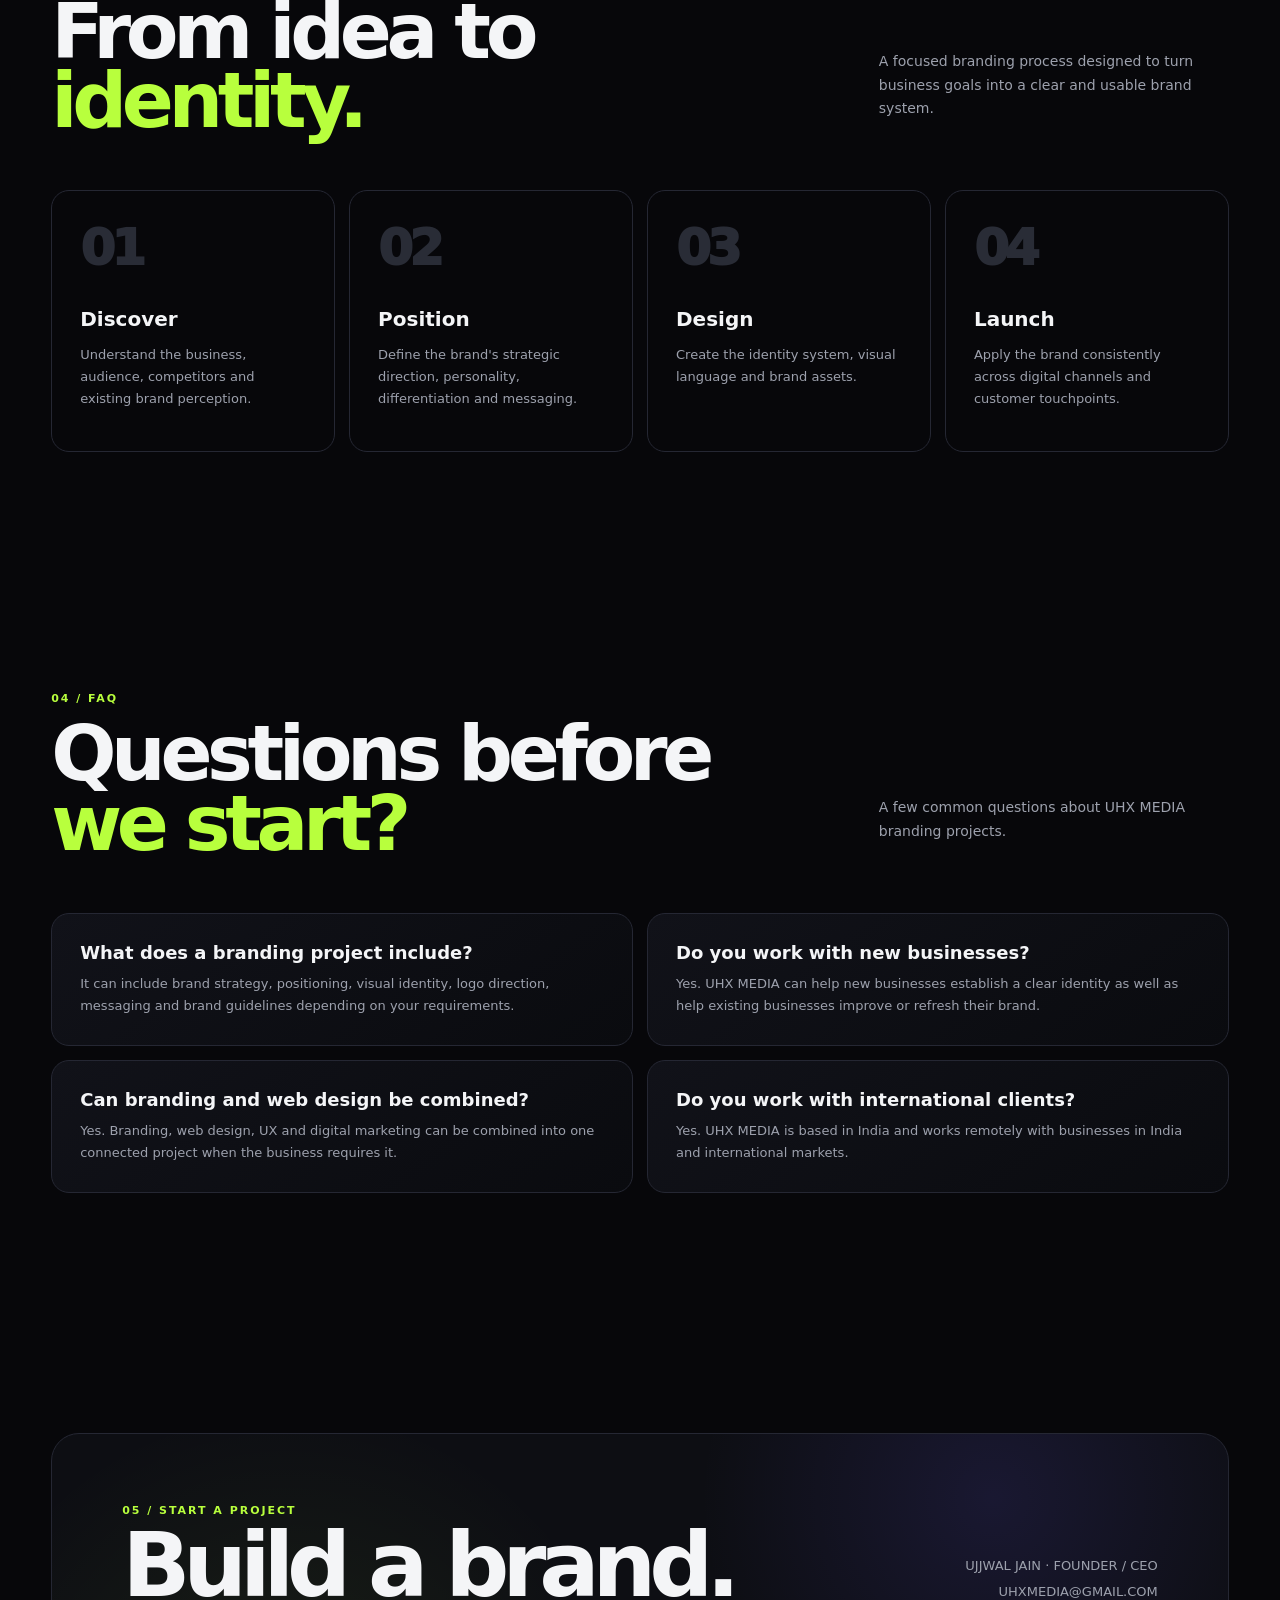
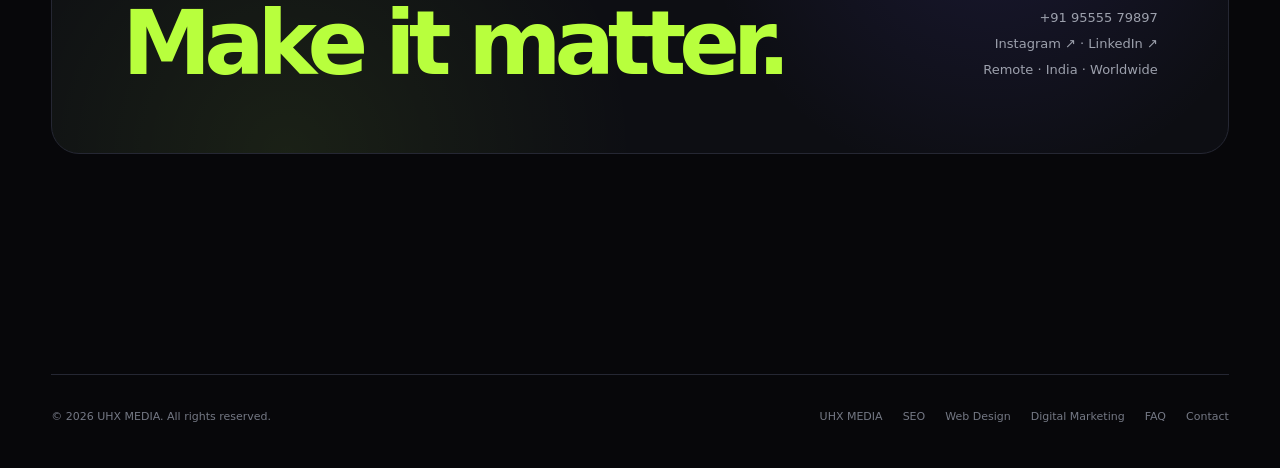
<file: services/branding/index.html>
<!doctype html>
<html lang="en">
<head>
<meta charset="utf-8">
<meta name="viewport" content="width=device-width,initial-scale=1">

<title>Branding Agency in India | UHX MEDIA</title>

<meta name="description" content="UHX MEDIA is a branding agency in India helping businesses build distinctive brand identities, positioning, visual systems and memorable digital experiences for clients in India and worldwide.">

<meta name="keywords" content="branding agency India, branding agency, brand identity agency, branding services India, brand strategy, visual identity design, logo design agency, digital branding agency">

<meta name="author" content="Ujjwal Jain — UHX MEDIA">
<meta name="robots" content="index,follow,max-image-preview:large">
<meta name="theme-color" content="#07070a">

<link rel="canonical" href="https://uhxmedia.online/services/branding/">
<link rel="icon" href="../../assets/icons/favicon.svg" type="image/svg+xml">

<!-- OPEN GRAPH -->
<meta property="og:type" content="website">
<meta property="og:site_name" content="UHX MEDIA">
<meta property="og:title" content="Branding Agency in India | UHX MEDIA">
<meta property="og:description" content="UHX MEDIA creates distinctive brand identities, positioning, visual systems and digital experiences for businesses in India and worldwide.">
<meta property="og:url" content="https://uhxmedia.online/services/branding/">
<meta property="og:locale" content="en_IN">

<!-- TWITTER / X -->
<meta name="twitter:card" content="summary_large_image">
<meta name="twitter:title" content="Branding Agency in India | UHX MEDIA">
<meta name="twitter:description" content="Brand strategy, identity and visual systems built to make businesses memorable.">

<!-- STRUCTURED DATA -->
<script type="application/ld+json">
{
  "@context": "https://schema.org",
  "@type": "ProfessionalService",
  "@id": "https://uhxmedia.online/services/branding/#service",
  "name": "UHX MEDIA Branding Services",
  "url": "https://uhxmedia.online/services/branding/",
  "description": "Branding services from UHX MEDIA including brand strategy, positioning, visual identity, logo direction, messaging and digital brand systems.",
  "provider": {
    "@type": "Organization",
    "@id": "https://uhxmedia.online/#organization",
    "name": "UHX MEDIA",
    "url": "https://uhxmedia.online/"
  },
  "founder": {
    "@type": "Person",
    "name": "Ujjwal Jain"
  },
  "areaServed": [
    {
      "@type": "Country",
      "name": "India"
    },
    {
      "@type": "Place",
      "name": "Worldwide"
    }
  ],
  "serviceType": [
    "Brand Strategy",
    "Brand Positioning",
    "Visual Identity",
    "Logo Design",
    "Digital Branding",
    "Brand Guidelines"
  ]
}
</script>

<style>
:root{
  --bg:#07070a;
  --surface:#101117;
  --surface2:#151620;
  --text:#f4f5f7;
  --muted:#9da1ad;
  --line:#252733;
  --accent:#b8ff3d;
  --purple:#6d5cff;
  --white:#fff;
}

*{
  box-sizing:border-box;
}

html{
  scroll-behavior:smooth;
}

body{
  margin:0;
  background:var(--bg);
  color:var(--text);
  font-family:Inter,ui-sans-serif,system-ui,-apple-system,BlinkMacSystemFont,"Segoe UI",sans-serif;
  overflow-x:hidden;
}

a{
  color:inherit;
  text-decoration:none;
}

.wrap{
  width:min(1180px,92%);
  margin:auto;
}

.cursor{
  position:fixed;
  width:24px;
  height:24px;
  border:1px solid rgba(184,255,61,.7);
  border-radius:50%;
  pointer-events:none;
  z-index:50;
  transform:translate(-50%,-50%);
  mix-blend-mode:difference;
  transition:transform .08s ease;
}

.grain{
  position:fixed;
  inset:0;
  pointer-events:none;
  opacity:.035;
  background-image:url("data:image/svg+xml,%3Csvg viewBox='0 0 180 180' xmlns='http://www.w3.org/2000/svg'%3E%3Cfilter id='n'%3E%3CfeTurbulence type='fractalNoise' baseFrequency='.9' numOctaves='3' stitchTiles='stitch'/%3E%3C/filter%3E%3Crect width='100%25' height='100%25' filter='url(%23n)' opacity='.8'/%3E%3C/svg%3E");
  z-index:40;
}

.orb{
  position:fixed;
  width:420px;
  height:420px;
  border-radius:50%;
  filter:blur(90px);
  background:rgba(109,92,255,.16);
  top:-180px;
  right:-120px;
  pointer-events:none;
}

.orb2{
  position:fixed;
  width:320px;
  height:320px;
  border-radius:50%;
  filter:blur(100px);
  background:rgba(184,255,61,.08);
  bottom:-160px;
  left:-100px;
  pointer-events:none;
}

.nav{
  height:82px;
  display:flex;
  align-items:center;
  justify-content:space-between;
  border-bottom:1px solid var(--line);
  position:relative;
  z-index:5;
}

.logo{
  font-weight:950;
  letter-spacing:-.07em;
  font-size:25px;
}

.logo span{
  color:var(--accent);
}

.navlinks{
  display:flex;
  gap:28px;
  color:#b7bac4;
  font-size:13px;
}

.navlinks a:hover{
  color:var(--text);
}

.navcta{
  border:1px solid var(--line);
  padding:11px 17px;
  border-radius:999px;
  font-size:12px;
  font-weight:800;
}

.navcta:hover{
  border-color:var(--accent);
  color:var(--accent);
}

.hero{
  min-height:calc(100vh - 82px);
  display:flex;
  align-items:center;
  position:relative;
  padding:90px 0 100px;
}

.hero-grid{
  display:grid;
  grid-template-columns:1.15fr .85fr;
  gap:60px;
  align-items:center;
}

.eyebrow{
  font-size:11px;
  letter-spacing:.22em;
  text-transform:uppercase;
  color:var(--accent);
  font-weight:900;
  margin-bottom:22px;
}

.hero h1{
  font-size:clamp(60px,9vw,132px);
  line-height:.82;
  letter-spacing:-.085em;
  margin:0;
  max-width:850px;
}

.hero h1 .outline{
  color:transparent;
  -webkit-text-stroke:1px #70727c;
}

.hero h1 .accent{
  color:var(--accent);
}

.hero-copy{
  max-width:590px;
  color:#aeb2bc;
  font-size:17px;
  line-height:1.7;
  margin:30px 0;
}

.buttons{
  display:flex;
  gap:12px;
  flex-wrap:wrap;
}

.btn{
  padding:15px 20px;
  border-radius:999px;
  font-weight:850;
  font-size:13px;
  display:inline-flex;
  align-items:center;
  gap:9px;
  transition:.25s;
}

.btn.primary{
  background:var(--accent);
  color:#090a0c;
}

.btn.primary:hover{
  transform:translateY(-3px);
  box-shadow:0 10px 40px rgba(184,255,61,.16);
}

.btn.ghost{
  border:1px solid var(--line);
  color:#dfe1e6;
}

.btn.ghost:hover{
  border-color:#555967;
}

.hero-art{
  height:500px;
  position:relative;
  display:grid;
  place-items:center;
}

.ring{
  width:350px;
  height:350px;
  border:1px solid #343744;
  border-radius:50%;
  position:absolute;
  animation:spin 18s linear infinite;
}

.ring:before,
.ring:after{
  content:"";
  position:absolute;
  border-radius:50%;
  border:1px solid #242731;
}

.ring:before{
  inset:34px;
}

.ring:after{
  inset:86px;
}

.core{
  width:155px;
  height:155px;
  border-radius:34%;
  background:linear-gradient(145deg,#1b1c25,#0b0c10);
  border:1px solid #343744;
  box-shadow:0 0 90px rgba(184,255,61,.12),inset 0 0 30px rgba(109,92,255,.12);
  display:grid;
  place-items:center;
  transform:rotate(12deg);
}

.core b{
  font-size:44px;
  letter-spacing:-.1em;
  transform:rotate(-12deg);
}

.dot{
  position:absolute;
  width:12px;
  height:12px;
  background:var(--accent);
  border-radius:50%;
  box-shadow:0 0 25px var(--accent);
}

.d1{
  top:70px;
  right:80px;
}

.d2{
  bottom:90px;
  left:70px;
  background:var(--purple);
  box-shadow:0 0 25px var(--purple);
}

.d3{
  top:210px;
  left:15px;
  width:7px;
  height:7px;
}

.float-card{
  position:absolute;
  border:1px solid #2c2e39;
  background:rgba(16,17,23,.78);
  backdrop-filter:blur(12px);
  padding:14px 16px;
  border-radius:14px;
  font-size:11px;
  color:#cfd2d9;
  box-shadow:0 20px 50px rgba(0,0,0,.35);
}

.fc1{
  right:0;
  top:105px;
}

.fc2{
  left:0;
  bottom:110px;
}

.fc2 strong{
  color:var(--accent);
  font-size:19px;
  display:block;
}

.ticker{
  border-top:1px solid var(--line);
  border-bottom:1px solid var(--line);
  overflow:hidden;
  white-space:nowrap;
  padding:17px 0;
  color:#7f838e;
  font-size:11px;
  letter-spacing:.18em;
  text-transform:uppercase;
}

.ticker-track{
  display:inline-block;
  animation:marquee 25s linear infinite;
}

.ticker i{
  color:var(--accent);
  font-style:normal;
  margin:0 25px;
}

.section{
  padding:120px 0;
}

.section-head{
  display:flex;
  justify-content:space-between;
  gap:40px;
  align-items:end;
  margin-bottom:55px;
}

.kicker{
  color:var(--accent);
  font-size:11px;
  letter-spacing:.18em;
  text-transform:uppercase;
  font-weight:900;
}

.section h2{
  font-size:clamp(42px,6vw,82px);
  line-height:.9;
  letter-spacing:-.07em;
  margin:14px 0 0;
  max-width:760px;
}

.section-head p{
  max-width:350px;
  color:var(--muted);
  line-height:1.7;
  font-size:14px;
}

.grid{
  display:grid;
  grid-template-columns:repeat(3,1fr);
  gap:14px;
}

.card{
  border:1px solid var(--line);
  border-radius:20px;
  padding:30px;
  min-height:250px;
  background:linear-gradient(145deg,#111219,#0a0b0f);
  transition:.35s;
}

.card:hover{
  transform:translateY(-5px);
  border-color:#3c3f4b;
}

.card .num{
  color:#666a75;
  font-size:10px;
}

.card h3{
  font-size:25px;
  letter-spacing:-.05em;
  margin:65px 0 12px;
}

.card p{
  color:var(--muted);
  font-size:13px;
  line-height:1.7;
  margin:0;
}

.marquee{
  font-size:clamp(55px,9vw,125px);
  font-weight:950;
  letter-spacing:-.09em;
  white-space:nowrap;
  overflow:hidden;
  border-top:1px solid var(--line);
  border-bottom:1px solid var(--line);
  padding:20px 0;
}

.marquee span{
  display:inline-block;
  animation:marquee 20s linear infinite;
}

.strategy{
  display:grid;
  grid-template-columns:1fr 1fr;
  gap:18px;
}

.strategy-card{
  border:1px solid var(--line);
  border-radius:22px;
  padding:38px;
  background:linear-gradient(145deg,#111219,#090a0e);
}

.strategy-card h3{
  font-size:34px;
  letter-spacing:-.06em;
  margin:10px 0 15px;
}

.strategy-card p{
  color:var(--muted);
  line-height:1.8;
  font-size:14px;
}

.steps{
  display:grid;
  grid-template-columns:repeat(4,1fr);
  gap:14px;
}

.step{
  border:1px solid var(--line);
  border-radius:18px;
  padding:28px;
  min-height:220px;
}

.step .big{
  font-size:50px;
  font-weight:950;
  letter-spacing:-.08em;
  color:#292c36;
}

.step h3{
  margin:30px 0 8px;
  font-size:20px;
}

.step p{
  color:var(--muted);
  font-size:13px;
  line-height:1.7;
}

.faq{
  display:grid;
  grid-template-columns:1fr 1fr;
  gap:14px;
}

.faq-item{
  border:1px solid var(--line);
  border-radius:18px;
  padding:28px;
  background:linear-gradient(145deg,#111219,#0a0b0f);
}

.faq-item h3{
  font-size:18px;
  margin:0 0 10px;
}

.faq-item p{
  color:var(--muted);
  font-size:13px;
  line-height:1.7;
  margin:0;
}

.contact{
  border:1px solid var(--line);
  border-radius:28px;
  padding:70px;
  display:flex;
  justify-content:space-between;
  align-items:end;
  gap:50px;
  background:
    radial-gradient(circle at 80% 20%,rgba(109,92,255,.13),transparent 30%),
    radial-gradient(circle at 20% 100%,rgba(184,255,61,.08),transparent 35%),
    #0d0e13;
}

.contact h2{
  margin:10px 0 0;
  font-size:clamp(50px,7vw,95px);
  letter-spacing:-.08em;
  line-height:.87;
}

.contact-info{
  text-align:right;
  color:var(--muted);
  font-size:13px;
  line-height:2;
}

.contact-info a:hover{
  color:var(--accent);
}

footer{
  padding:35px 0 45px;
  border-top:1px solid var(--line);
  margin-top:100px;
}

.footer-row{
  display:flex;
  justify-content:space-between;
  gap:30px;
  color:#747884;
  font-size:11px;
}

.legal{
  display:flex;
  gap:20px;
}

.legal a:hover{
  color:#ddd;
}

.reveal{
  opacity:0;
  transform:translateY(30px);
  transition:opacity .8s ease,transform .8s ease;
}

.reveal.on{
  opacity:1;
  transform:none;
}

@keyframes spin{
  to{
    transform:rotate(360deg);
  }
}

@keyframes marquee{
  to{
    transform:translateX(-50%);
  }
}

@media(max-width:900px){

  .navlinks{
    display:none;
  }

  .hero-grid{
    grid-template-columns:1fr;
  }

  .hero-art{
    height:390px;
  }

  .grid{
    grid-template-columns:1fr 1fr;
  }

  .strategy{
    grid-template-columns:1fr;
  }

  .steps{
    grid-template-columns:1fr 1fr;
  }

  .faq{
    grid-template-columns:1fr;
  }

  .section-head{
    display:block;
  }

  .section-head p{
    margin-top:25px;
  }

  .contact{
    display:block;
    padding:42px;
  }

  .contact-info{
    text-align:left;
    margin-top:35px;
  }
}

@media(max-width:560px){

  .hero h1{
    font-size:62px;
  }

  .grid{
    grid-template-columns:1fr;
  }

  .steps{
    grid-template-columns:1fr;
  }

  .ring{
    width:280px;
    height:280px;
  }

  .core{
    width:115px;
    height:115px;
  }

  .core b{
    font-size:36px;
  }

  .float-card{
    display:none;
  }

  .footer-row{
    display:block;
  }

  .legal{
    margin-top:18px;
    flex-wrap:wrap;
  }

  .contact h2{
    font-size:54px;
  }
}
</style>
</head>

<body>

<div class="cursor" id="cursor"></div>
<div class="grain"></div>
<div class="orb"></div>
<div class="orb2"></div>

<div class="wrap">

<header class="nav">

<a class="logo" href="https://uhxmedia.online/">UHX<span>.</span></a>

<nav class="navlinks">
<a href="https://uhxmedia.online/">Home</a>
<a href="#services">Services</a>
<a href="#approach">Approach</a>
<a href="#faq">FAQ</a>
</nav>

<a class="navcta" href="#contact">Start a project ↗</a>

</header>

<main>

<section class="hero">

<div class="hero-grid">

<div class="reveal">

<div class="eyebrow">
BRANDING · BRAND IDENTITY · INDIA / WORLDWIDE
</div>

<h1>
BUILD<br>
<span class="outline">A</span><br>
<span class="accent">BRAND.</span>
</h1>

<p class="hero-copy">
<strong style="color:var(--text)">
Brands should be recognised before they are explained.
</strong>
UHX MEDIA creates strategic brand identities that connect positioning, visual design, messaging and digital experiences into one unified brand system.
</p>

<div class="buttons">

<a class="btn primary" href="#contact">
Start a branding project ↗
</a>

<a class="btn ghost" href="#services">
Explore branding services ↓
</a>

</div>

</div>

<div class="hero-art reveal" aria-hidden="true">

<div class="ring"></div>

<div class="core">
<b>BR</b>
</div>

<span class="dot d1"></span>
<span class="dot d2"></span>
<span class="dot d3"></span>

<div class="float-card fc1">
POSITION / IDENTITY / EXPERIENCE
</div>

<div class="float-card fc2">
<strong>01</strong>
unified brand system
</div>

</div>

</div>

</section>

<div class="ticker">

<div class="ticker-track">

BRAND STRATEGY
<i>✦</i>
POSITIONING
<i>✦</i>
VISUAL IDENTITY
<i>✦</i>
LOGO DESIGN
<i>✦</i>
BRAND GUIDELINES
<i>✦</i>
DIGITAL BRANDING
<i>✦</i>
BRAND STRATEGY
<i>✦</i>
POSITIONING
<i>✦</i>
VISUAL IDENTITY
<i>✦</i>

</div>

</div>

<section class="section" id="services">

<div class="section-head reveal">

<div>

<div class="kicker">
01 / Branding services
</div>

<h2>
Make your brand
<span style="color:var(--accent)">recognisable.</span>
</h2>

</div>

<p>
Branding is more than a logo. We build the strategic and visual foundations that help businesses communicate consistently across every important touchpoint.
</p>

</div>

<div class="grid">

<article class="card reveal">

<span class="num">01</span>

<h3>Brand Strategy</h3>

<p>
Define the strategic foundation behind your brand, including audience, direction, differentiation and long-term brand goals.
</p>

</article>

<article class="card reveal">

<span class="num">02</span>

<h3>Brand Positioning</h3>

<p>
Clarify what your business stands for, who it serves and how it should be understood in a competitive market.
</p>

</article>

<article class="card reveal">

<span class="num">03</span>

<h3>Visual Identity</h3>

<p>
Create a distinctive visual language covering colour, typography, composition, graphic direction and brand expression.
</p>

</article>

<article class="card reveal">

<span class="num">04</span>

<h3>Logo Design</h3>

<p>
Develop a memorable logo direction that works across digital platforms, marketing materials and real-world applications.
</p>

</article>

<article class="card reveal">

<span class="num">05</span>

<h3>Brand Messaging</h3>

<p>
Shape clear messaging that communicates your value, personality and positioning across your website, social media and campaigns.
</p>

</article>

<article class="card reveal">

<span class="num">06</span>

<h3>Brand Guidelines</h3>

<p>
Build practical brand guidelines that help your team maintain consistency across every visual and communication touchpoint.
</p>

</article>

</div>

</section>

<div class="marquee">

<span>
BUILD DISTINCTIVE. BUILD CLEAR. BUILD MEMORABLE.
&nbsp;&nbsp;
BUILD DISTINCTIVE. BUILD CLEAR. BUILD MEMORABLE.
&nbsp;&nbsp;
</span>

</div>

<section class="section" id="approach">

<div class="section-head reveal">

<div>

<div class="kicker">
02 / Brand thinking
</div>

<h2>
Strategy before
<span style="color:var(--accent)">decoration.</span>
</h2>

</div>

<p>
A strong identity starts with understanding the business and the people it needs to reach.
</p>

</div>

<div class="strategy">

<article class="strategy-card reveal">

<div class="kicker">
01 / Understand
</div>

<h3>
Know the business.
</h3>

<p>
We explore your business model, audience, competitors, market context and current perception to identify the foundation your brand needs.
</p>

</article>

<article class="strategy-card reveal">

<div class="kicker">
02 / Define
</div>

<h3>
Shape the direction.
</h3>

<p>
We translate insights into positioning, personality, messaging and a clear creative direction that gives the brand a distinct point of view.
</p>

</article>

<article class="strategy-card reveal">

<div class="kicker">
03 / Design
</div>

<h3>
Build the identity.
</h3>

<p>
We develop the visual system, logo direction, typography, colour language and supporting assets that make the brand recognisable.
</p>

</article>

<article class="strategy-card reveal">

<div class="kicker">
04 / Deploy
</div>

<h3>
Make it consistent.
</h3>

<p>
We help translate the identity across websites, social media, campaigns and other customer touchpoints so the brand feels unified.
</p>

</article>

</div>

</section>

<section class="section">

<div class="section-head reveal">

<div>

<div class="kicker">
03 / Our process
</div>

<h2>
From idea to
<span style="color:var(--accent)">identity.</span>
</h2>

</div>

<p>
A focused branding process designed to turn business goals into a clear and usable brand system.
</p>

</div>

<div class="steps">

<article class="step reveal">

<div class="big">01</div>

<h3>Discover</h3>

<p>
Understand the business, audience, competitors and existing brand perception.
</p>

</article>

<article class="step reveal">

<div class="big">02</div>

<h3>Position</h3>

<p>
Define the brand's strategic direction, personality, differentiation and messaging.
</p>

</article>

<article class="step reveal">

<div class="big">03</div>

<h3>Design</h3>

<p>
Create the identity system, visual language and brand assets.
</p>

</article>

<article class="step reveal">

<div class="big">04</div>

<h3>Launch</h3>

<p>
Apply the brand consistently across digital channels and customer touchpoints.
</p>

</article>

</div>

</section>

<section class="section" id="faq">

<div class="section-head reveal">

<div>

<div class="kicker">
04 / FAQ
</div>

<h2>
Questions before
<span style="color:var(--accent)">we start?</span>
</h2>

</div>

<p>
A few common questions about UHX MEDIA branding projects.
</p>

</div>

<div class="faq">

<article class="faq-item reveal">

<h3>What does a branding project include?</h3>

<p>
It can include brand strategy, positioning, visual identity, logo direction, messaging and brand guidelines depending on your requirements.
</p>

</article>

<article class="faq-item reveal">

<h3>Do you work with new businesses?</h3>

<p>
Yes. UHX MEDIA can help new businesses establish a clear identity as well as help existing businesses improve or refresh their brand.
</p>

</article>

<article class="faq-item reveal">

<h3>Can branding and web design be combined?</h3>

<p>
Yes. Branding, web design, UX and digital marketing can be combined into one connected project when the business requires it.
</p>

</article>

<article class="faq-item reveal">

<h3>Do you work with international clients?</h3>

<p>
Yes. UHX MEDIA is based in India and works remotely with businesses in India and international markets.
</p>

</article>

</div>

</section>

<section class="section" id="contact">

<div class="contact reveal">

<div>

<div class="kicker">
05 / Start a project
</div>

<h2>
Build a brand.<br>
<span style="color:var(--accent)">Make it matter.</span>
</h2>

</div>

<div class="contact-info">

<div>
UJJWAL JAIN · FOUNDER / CEO
</div>

<div>
<a href="mailto:UHXMEDIA@GMAIL.COM">
UHXMEDIA@GMAIL.COM
</a>
</div>

<div>
<a href="tel:+919555579897">
+91 95555 79897
</a>
</div>

<div>
<a href="https://www.instagram.com/uhxmedia/" target="_blank" rel="noopener">
Instagram ↗
</a>
·
<a href="https://www.linkedin.com/company/uhxmedia/" target="_blank" rel="noopener">
LinkedIn ↗
</a>
</div>

<div>
Remote · India · Worldwide
</div>

</div>

</div>

</section>

</main>

<footer>

<div class="footer-row">

<div>
© 2026 UHX MEDIA. All rights reserved.
</div>

<div class="legal">

<a href="https://uhxmedia.online/">
UHX MEDIA
</a>

<a href="https://uhxmedia.online/services/seo/">
SEO
</a>

<a href="https://uhxmedia.online/services/web-design/">
Web Design
</a>

<a href="https://uhxmedia.online/services/digital-marketing/">
Digital Marketing
</a>

<a href="#faq">
FAQ
</a>

<a href="mailto:UHXMEDIA@GMAIL.COM">
Contact
</a>

</div>

</div>

</footer>

</div>

<script>

const cursor=document.getElementById('cursor');

if(window.matchMedia('(pointer:fine)').matches){

document.addEventListener('mousemove',e=>{

cursor.style.left=e.clientX+'px';
cursor.style.top=e.clientY+'px';

});

document.querySelectorAll('a,button,.card,.strategy-card,.step,.faq-item').forEach(el=>{

el.addEventListener('mouseenter',()=>{

cursor.style.transform='translate(-50%,-50%) scale(1.45)';

});

el.addEventListener('mouseleave',()=>{

cursor.style.transform='translate(-50%,-50%) scale(1)';

});

});

}

const obs=new IntersectionObserver(

entries=>entries.forEach(e=>{

if(e.isIntersecting){

e.target.classList.add('on');

}

}),

{threshold:.12}

);

document.querySelectorAll('.reveal').forEach(el=>obs.observe(el));

</script>

</body>
</html>
</file>
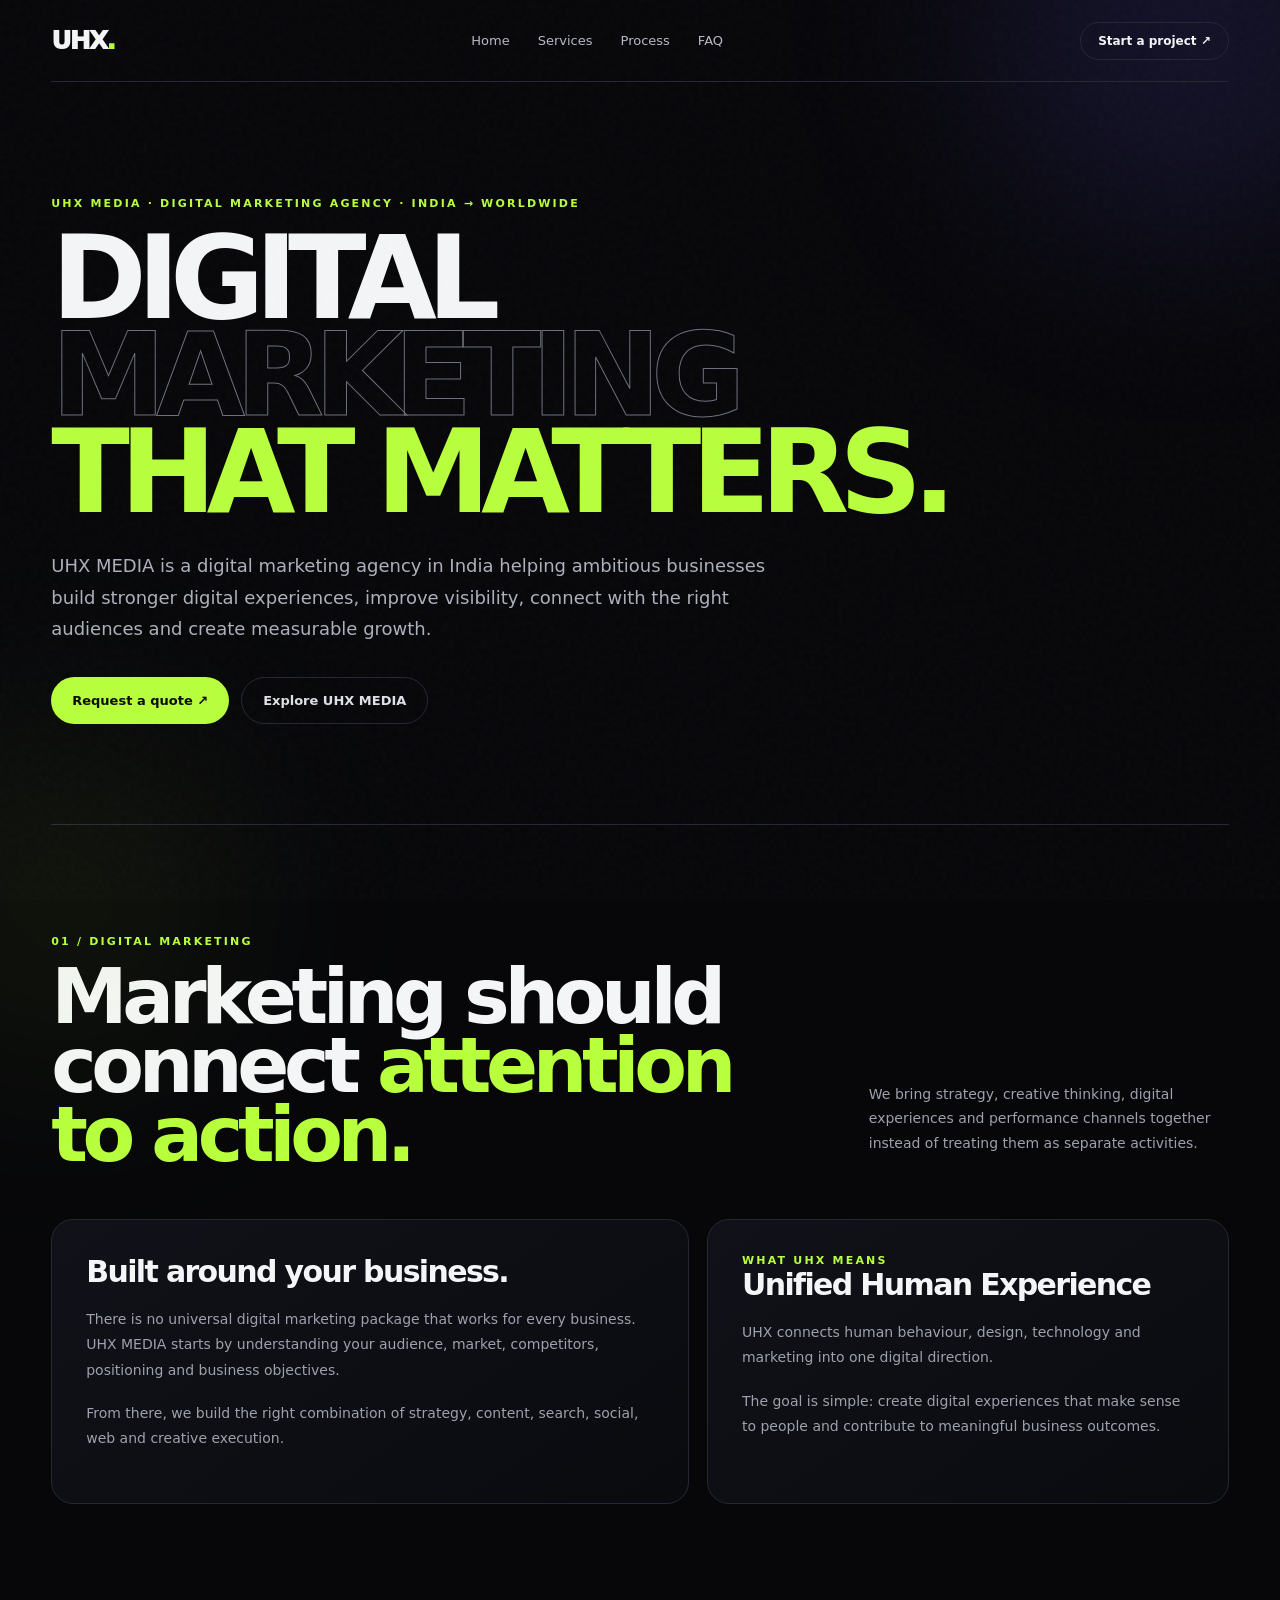
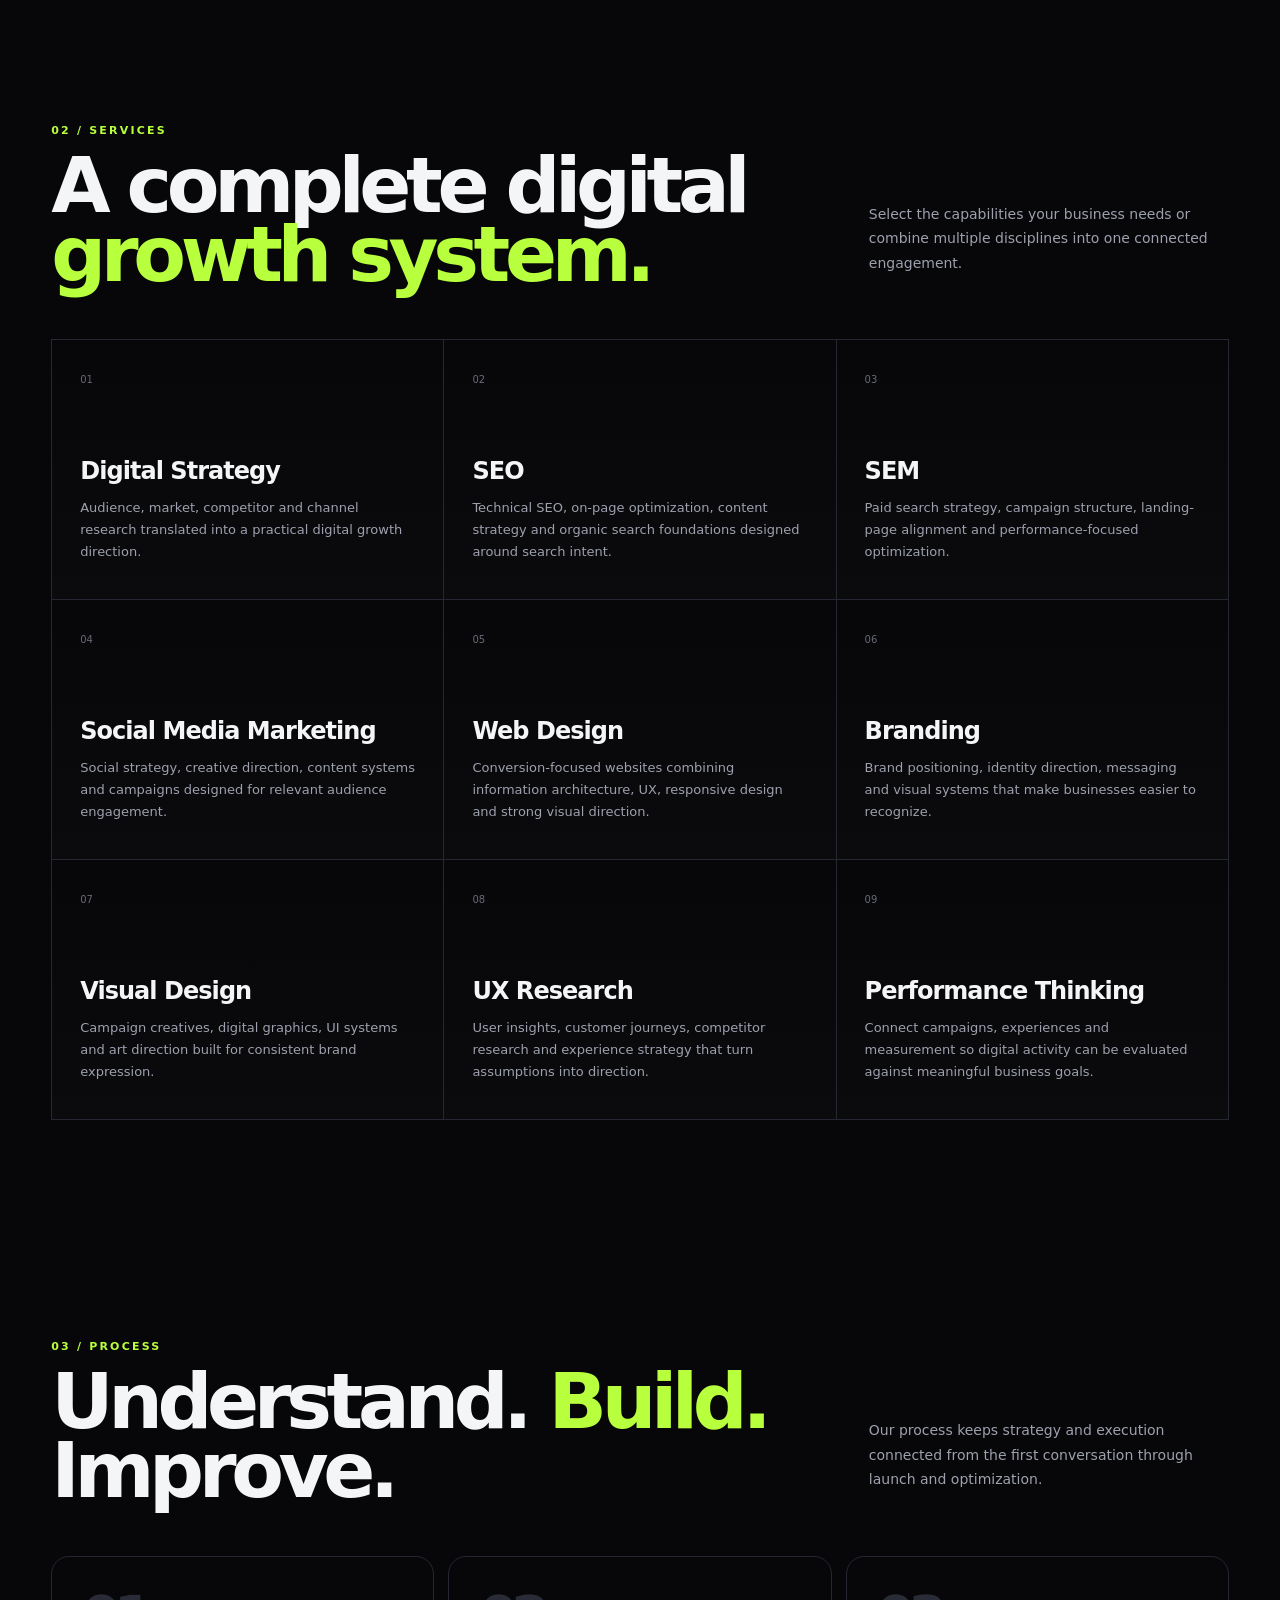
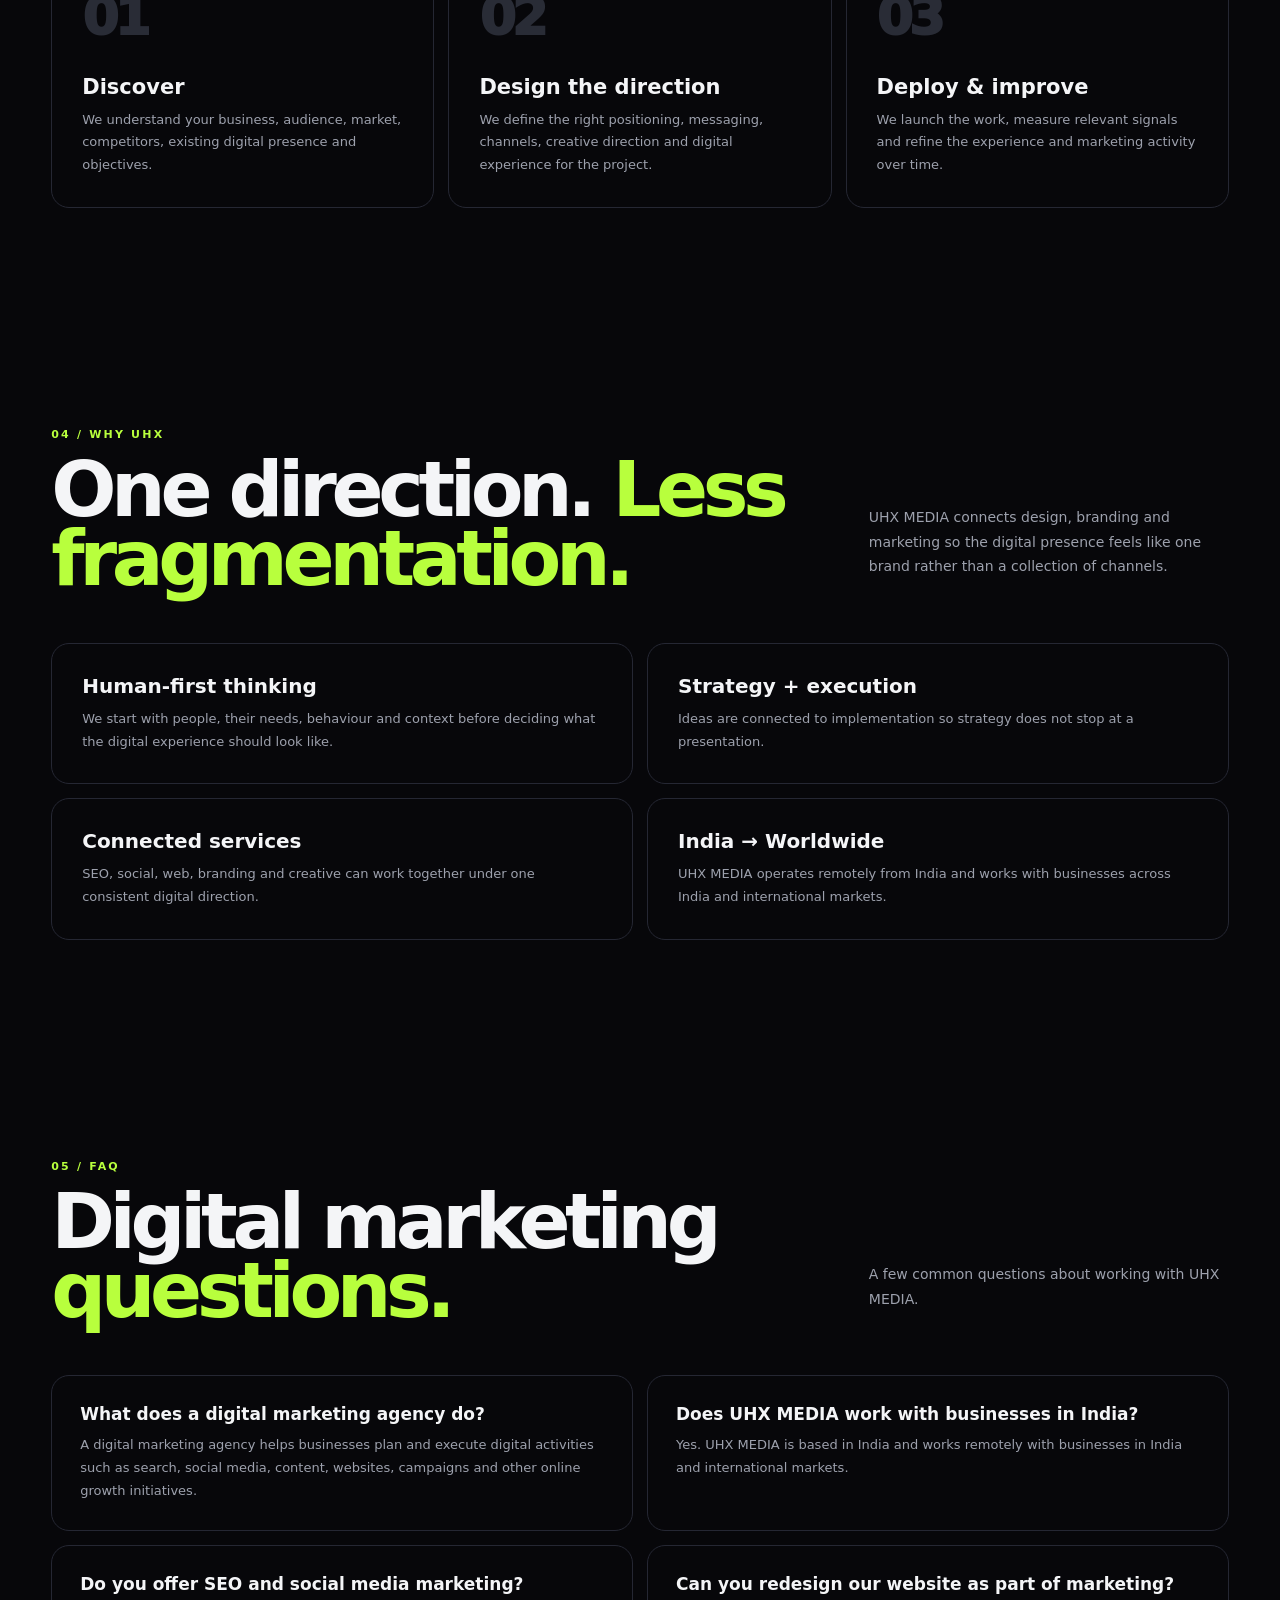
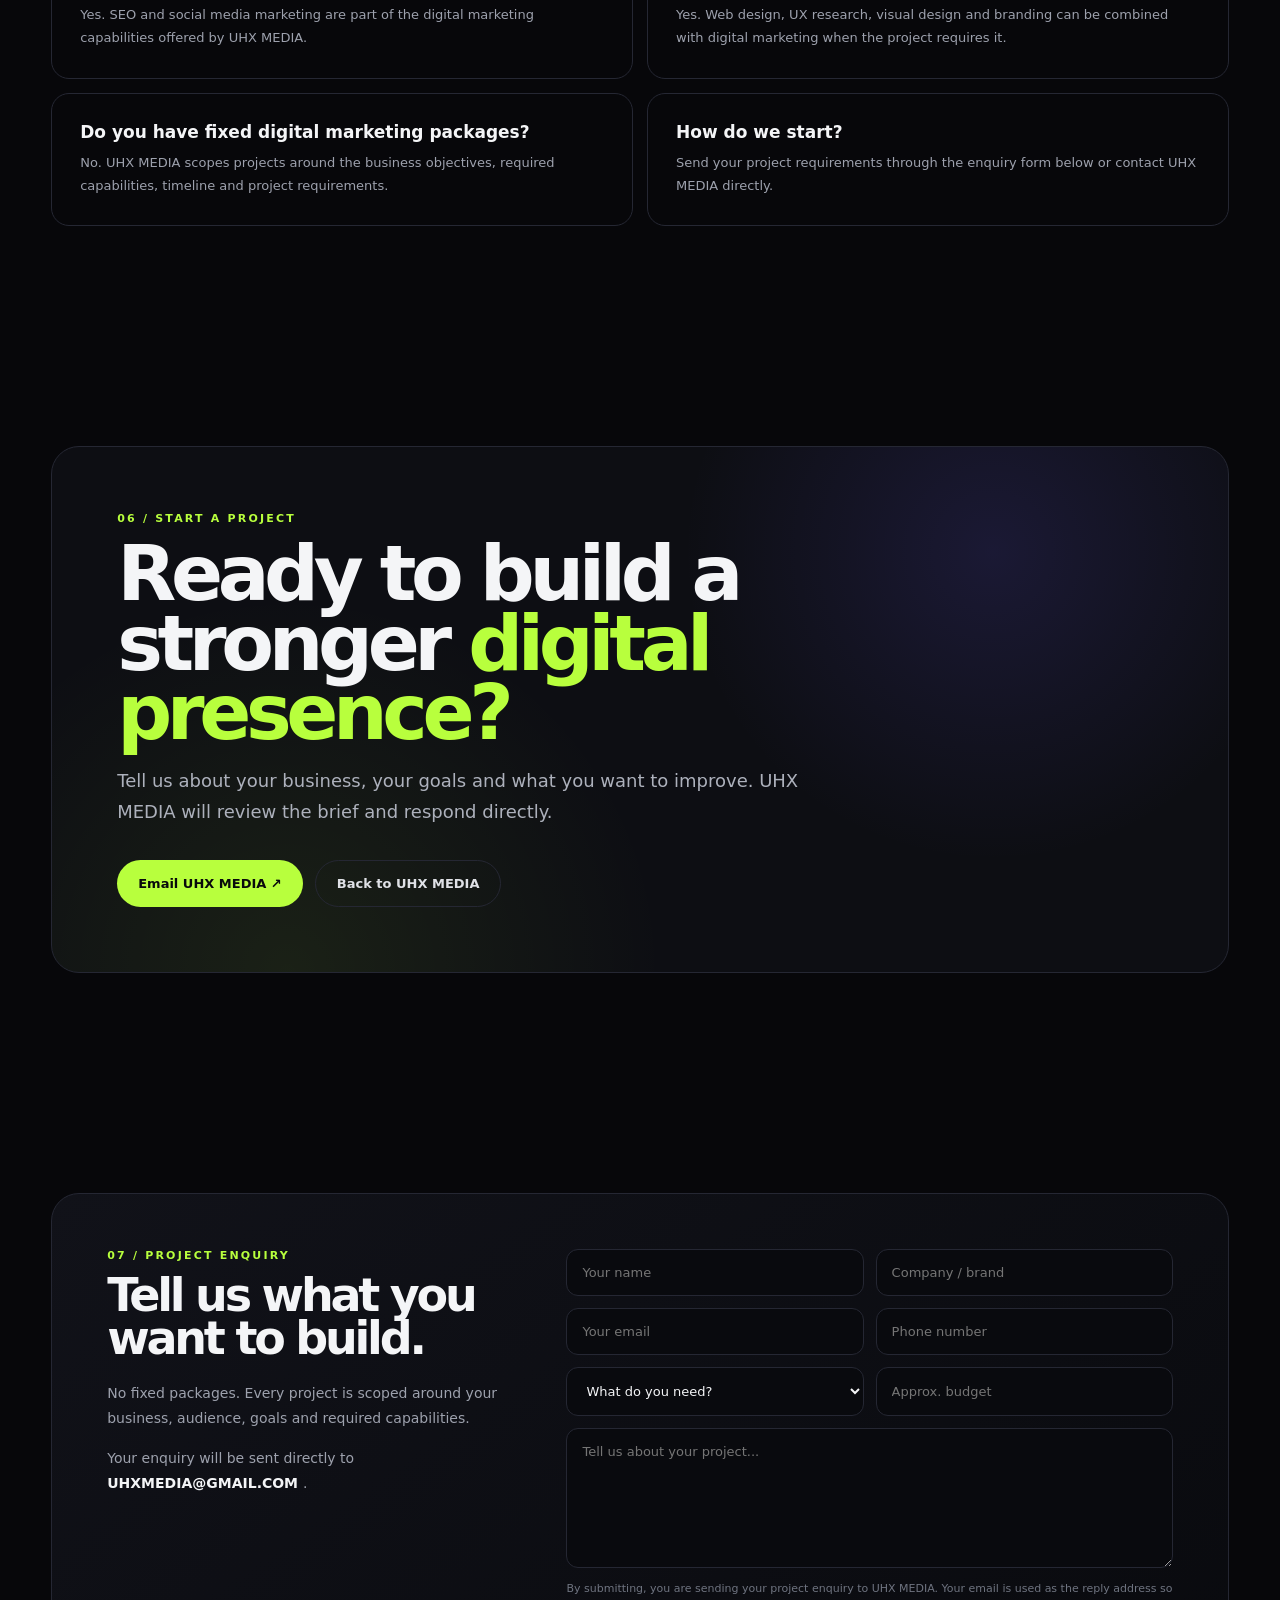
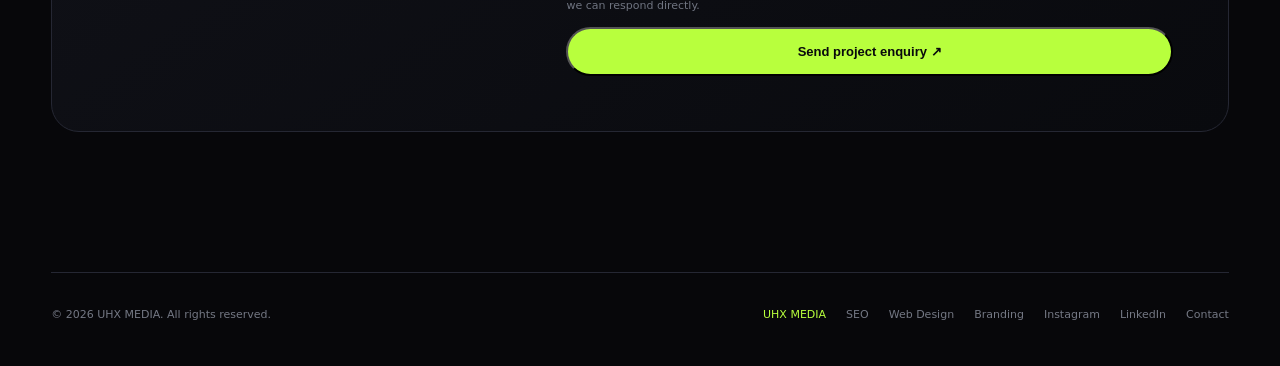
<file: services/digital-marketing/index.html>
<!doctype html>
<html lang="en">
<head>
  <meta charset="utf-8">
  <meta name="viewport" content="width=device-width, initial-scale=1">

  <title>Digital Marketing Agency in India | UHX MEDIA</title>

  <meta name="description" content="UHX MEDIA is a digital marketing agency in India helping ambitious brands grow through digital strategy, SEO, SEM, social media marketing, web design, branding and performance-focused experiences.">

  <meta name="keywords" content="digital marketing agency India, digital marketing agency, digital marketing services India, SEO agency India, social media marketing agency, SEM agency, performance marketing agency">

  <meta name="author" content="Ujjwal Jain — UHX MEDIA">
  <meta name="robots" content="index, follow, max-image-preview:large">

  <link rel="canonical" href="https://uhxmedia.online/services/digital-marketing/">
  <link rel="icon" href="../../assets/icons/favicon.svg" type="image/svg+xml">

  <meta property="og:type" content="website">
  <meta property="og:title" content="Digital Marketing Agency in India | UHX MEDIA">
  <meta property="og:description" content="Digital strategy, SEO, SEM, social media marketing, web design and branding for ambitious businesses in India and worldwide.">
  <meta property="og:url" content="https://uhxmedia.online/services/digital-marketing/">
  <meta property="og:site_name" content="UHX MEDIA">

  <meta name="twitter:card" content="summary_large_image">
  <meta name="twitter:title" content="Digital Marketing Agency in India | UHX MEDIA">
  <meta name="twitter:description" content="Digital marketing built around people, experiences and measurable business objectives.">

  <!-- Google Analytics -->
  <script async src="https://www.googletagmanager.com/gtag/js?id=G-VPQRBY2YKB"></script>
  <script>
    window.dataLayer = window.dataLayer || [];
    function gtag(){dataLayer.push(arguments);}
    gtag('js', new Date());
    gtag('config', 'G-VPQRBY2YKB');
  </script>

  <!-- Organization / Service structured data -->
  <script type="application/ld+json">
  {
    "@context": "https://schema.org",
    "@type": "ProfessionalService",
    "name": "UHX MEDIA",
    "alternateName": "Unified Human Experience Media",
    "url": "https://uhxmedia.online/",
    "email": "UHXMEDIA@GMAIL.COM",
    "telephone": "+919555579897",
    "founder": {
      "@type": "Person",
      "name": "Ujjwal Jain"
    },
    "areaServed": [
      {
        "@type": "Country",
        "name": "India"
      },
      {
        "@type": "Place",
        "name": "Worldwide"
      }
    ],
    "sameAs": [
      "https://www.instagram.com/uhxmedia/",
      "https://www.linkedin.com/company/uhxmedia/"
    ],
    "serviceType": [
      "Digital Marketing",
      "Search Engine Optimization",
      "Search Engine Marketing",
      "Social Media Marketing",
      "Web Design",
      "Branding"
    ]
  }
  </script>

  <style>
    :root{
      --bg:#07070a;
      --surface:#101117;
      --surface2:#151620;
      --text:#f4f5f7;
      --muted:#9da1ad;
      --line:#252733;
      --accent:#b8ff3d;
      --purple:#6d5cff;
      --white:#fff;
    }

    *{
      box-sizing:border-box;
      scrollbar-width:thin;
      scrollbar-color:var(--accent) var(--bg);
    }

    html{
      scroll-behavior:smooth;
    }

    body{
      margin:0;
      background:var(--bg);
      color:var(--text);
      font-family:Inter,ui-sans-serif,system-ui,-apple-system,BlinkMacSystemFont,"Segoe UI",sans-serif;
      overflow-x:hidden;
    }

    a{
      color:inherit;
      text-decoration:none;
    }

    ::selection{
      background:var(--accent);
      color:#090a0c;
    }

    .wrap{
      width:min(1180px,92%);
      margin:auto;
    }

    .grain{
      position:fixed;
      inset:0;
      pointer-events:none;
      opacity:.035;
      z-index:20;
      background-image:url("data:image/svg+xml,%3Csvg viewBox='0 0 180 180' xmlns='http://www.w3.org/2000/svg'%3E%3Cfilter id='n'%3E%3CfeTurbulence type='fractalNoise' baseFrequency='.9' numOctaves='3' stitchTiles='stitch'/%3E%3C/filter%3E%3Crect width='100%25' height='100%25' filter='url(%23n)' opacity='.8'/%3E%3C/svg%3E");
    }

    .orb{
      position:fixed;
      width:420px;
      height:420px;
      border-radius:50%;
      filter:blur(100px);
      background:rgba(109,92,255,.13);
      top:-180px;
      right:-120px;
      pointer-events:none;
    }

    .orb2{
      position:fixed;
      width:320px;
      height:320px;
      border-radius:50%;
      filter:blur(110px);
      background:rgba(184,255,61,.07);
      bottom:-160px;
      left:-100px;
      pointer-events:none;
    }

    .nav{
      height:82px;
      display:flex;
      align-items:center;
      justify-content:space-between;
      border-bottom:1px solid var(--line);
      position:relative;
      z-index:5;
    }

    .logo{
      font-size:25px;
      font-weight:950;
      letter-spacing:-.07em;
    }

    .logo span{
      color:var(--accent);
    }

    .navlinks{
      display:flex;
      gap:28px;
      color:#b7bac4;
      font-size:13px;
    }

    .navlinks a:hover{
      color:var(--text);
    }

    .navcta{
      border:1px solid var(--line);
      padding:11px 17px;
      border-radius:999px;
      font-size:12px;
      font-weight:800;
    }

    .navcta:hover{
      border-color:var(--accent);
      color:var(--accent);
    }

    .hero{
      padding:115px 0 100px;
      border-bottom:1px solid var(--line);
    }

    .eyebrow,
    .kicker{
      color:var(--accent);
      font-size:11px;
      letter-spacing:.2em;
      text-transform:uppercase;
      font-weight:900;
    }

    .hero h1{
      font-size:clamp(58px,9vw,126px);
      line-height:.84;
      letter-spacing:-.085em;
      margin:20px 0 30px;
      max-width:1000px;
    }

    .outline{
      color:transparent;
      -webkit-text-stroke:1px #6d707a;
    }

    .accent{
      color:var(--accent);
    }

    .hero-copy{
      max-width:720px;
      color:#adb1bc;
      font-size:18px;
      line-height:1.75;
    }

    .buttons{
      display:flex;
      gap:12px;
      flex-wrap:wrap;
      margin-top:32px;
    }

    .btn{
      display:inline-flex;
      align-items:center;
      justify-content:center;
      gap:8px;
      padding:15px 21px;
      border-radius:999px;
      font-size:13px;
      font-weight:850;
      transition:.25s;
    }

    .btn.primary{
      background:var(--accent);
      color:#090a0c;
    }

    .btn.primary:hover{
      transform:translateY(-3px);
      box-shadow:0 12px 40px rgba(184,255,61,.15);
    }

    .btn.ghost{
      border:1px solid var(--line);
      color:#dfe1e6;
    }

    .btn.ghost:hover{
      border-color:#555967;
    }

    .section{
      padding:110px 0;
    }

    .section-head{
      display:flex;
      justify-content:space-between;
      align-items:end;
      gap:50px;
      margin-bottom:50px;
    }

    h2{
      font-size:clamp(42px,6vw,78px);
      line-height:.9;
      letter-spacing:-.07em;
      margin:14px 0 0;
      max-width:760px;
    }

    .section-head p{
      max-width:360px;
      color:var(--muted);
      line-height:1.75;
      font-size:14px;
    }

    .intro-grid{
      display:grid;
      grid-template-columns:1.1fr .9fr;
      gap:18px;
    }

    .card{
      border:1px solid var(--line);
      border-radius:22px;
      padding:34px;
      background:linear-gradient(145deg,#111219,#0a0b0f);
    }

    .card h3{
      font-size:30px;
      letter-spacing:-.055em;
      margin:0 0 18px;
    }

    .card p{
      color:var(--muted);
      font-size:14px;
      line-height:1.8;
      margin:0 0 18px;
    }

    .services{
      display:grid;
      grid-template-columns:repeat(3,1fr);
      border-top:1px solid var(--line);
      border-left:1px solid var(--line);
    }

    .service{
      min-height:260px;
      padding:28px;
      border-right:1px solid var(--line);
      border-bottom:1px solid var(--line);
      background:linear-gradient(180deg,transparent,rgba(255,255,255,.015));
      transition:.3s;
    }

    .service:hover{
      background:var(--surface);
      transform:translateY(-4px);
    }

    .service-number{
      color:#666a75;
      font-size:10px;
    }

    .service h3{
      margin:70px 0 12px;
      font-size:24px;
      letter-spacing:-.04em;
    }

    .service p{
      color:var(--muted);
      font-size:13px;
      line-height:1.7;
      margin:0;
    }

    .process{
      display:grid;
      grid-template-columns:repeat(3,1fr);
      gap:14px;
    }

    .step{
      border:1px solid var(--line);
      border-radius:18px;
      padding:30px;
      min-height:250px;
    }

    .step-number{
      font-size:52px;
      font-weight:950;
      color:#292c36;
      letter-spacing:-.08em;
    }

    .step h3{
      margin:28px 0 10px;
      font-size:21px;
    }

    .step p{
      color:var(--muted);
      font-size:13px;
      line-height:1.75;
      margin:0;
    }

    .benefits{
      display:grid;
      grid-template-columns:1fr 1fr;
      gap:14px;
    }

    .benefit{
      border:1px solid var(--line);
      border-radius:18px;
      padding:30px;
    }

    .benefit h3{
      margin:0 0 10px;
      font-size:20px;
    }

    .benefit p{
      margin:0;
      color:var(--muted);
      font-size:13px;
      line-height:1.75;
    }

    .cta{
      border:1px solid var(--line);
      border-radius:28px;
      padding:65px;
      background:
        radial-gradient(circle at 80% 20%,rgba(109,92,255,.14),transparent 30%),
        radial-gradient(circle at 20% 100%,rgba(184,255,61,.08),transparent 35%),
        #0d0e13;
    }

    .cta h2{
      max-width:800px;
    }

    .faq{
      display:grid;
      grid-template-columns:1fr 1fr;
      gap:14px;
    }

    .faq-item{
      border:1px solid var(--line);
      border-radius:18px;
      padding:28px;
    }

    .faq-item h3{
      margin:0 0 10px;
      font-size:17px;
    }

    .faq-item p{
      color:var(--muted);
      font-size:13px;
      line-height:1.75;
      margin:0;
    }

    .request-panel{
      border:1px solid var(--line);
      border-radius:28px;
      padding:55px;
      display:grid;
      grid-template-columns:.8fr 1.2fr;
      gap:55px;
      background:linear-gradient(145deg,#111219,#090a0e);
    }

    .request-copy h3{
      font-size:46px;
      line-height:.95;
      letter-spacing:-.07em;
      margin:12px 0 20px;
    }

    .request-copy p{
      color:var(--muted);
      line-height:1.8;
      font-size:14px;
    }

    .request-form{
      display:grid;
      gap:12px;
    }

    .request-form input,
    .request-form textarea,
    .request-form select{
      width:100%;
      border:1px solid var(--line);
      background:#090a0e;
      color:var(--text);
      border-radius:12px;
      padding:15px;
      font:inherit;
      font-size:13px;
      outline:none;
    }

    .request-form input:focus,
    .request-form textarea:focus,
    .request-form select:focus{
      border-color:var(--accent);
    }

    .request-form textarea{
      min-height:140px;
      resize:vertical;
    }

    .form-row{
      display:grid;
      grid-template-columns:1fr 1fr;
      gap:12px;
    }

    .form-note{
      color:#6f7480;
      font-size:11px;
      line-height:1.6;
      margin:0;
    }

    .hp{
      position:absolute!important;
      left:-10000px!important;
      width:1px!important;
      height:1px!important;
      overflow:hidden!important;
      opacity:0!important;
    }

    footer{
      padding:35px 0 45px;
      border-top:1px solid var(--line);
      margin-top:30px;
    }

    .footer-row{
      display:flex;
      justify-content:space-between;
      gap:30px;
      color:#747884;
      font-size:11px;
    }

    .footer-links{
      display:flex;
      gap:20px;
      flex-wrap:wrap;
    }

    .footer-links a:hover{
      color:#ddd;
    }

    .back{
      color:var(--accent);
    }

    @media(max-width:900px){
      .navlinks{
        display:none;
      }

      .intro-grid,
      .request-panel{
        grid-template-columns:1fr;
      }

      .services{
        grid-template-columns:1fr 1fr;
      }

      .process{
        grid-template-columns:1fr;
      }

      .section-head{
        display:block;
      }

      .section-head p{
        margin-top:25px;
      }

      .request-panel{
        padding:40px;
      }
    }

    @media(max-width:560px){
      .hero{
        padding:80px 0;
      }

      .hero h1{
        font-size:58px;
      }

      .services,
      .benefits,
      .faq{
        grid-template-columns:1fr;
      }

      .form-row{
        grid-template-columns:1fr;
      }

      .cta{
        padding:40px 28px;
      }

      .request-panel{
        padding:30px;
      }

      .request-copy h3{
        font-size:40px;
      }

      .footer-row{
        display:block;
      }

      .footer-links{
        margin-top:18px;
      }
    }

    @media(prefers-reduced-motion:reduce){
      html{
        scroll-behavior:auto;
      }

      *{
        transition:none!important;
      }
    }
  </style>
</head>

<body>

  <div class="grain"></div>
  <div class="orb"></div>
  <div class="orb2"></div>

  <div class="wrap">

    <header class="nav">
      <a class="logo" href="../../">UHX<span>.</span></a>

      <nav class="navlinks" aria-label="Main navigation">
        <a href="../../">Home</a>
        <a href="#services">Services</a>
        <a href="#process">Process</a>
        <a href="#faq">FAQ</a>
      </nav>

      <a class="navcta" href="#request">Start a project ↗</a>
    </header>

    <main>

      <!-- HERO -->
      <section class="hero">
        <div class="eyebrow">
          UHX MEDIA · DIGITAL MARKETING AGENCY · INDIA → WORLDWIDE
        </div>

        <h1>
          DIGITAL<br>
          <span class="outline">MARKETING</span><br>
          <span class="accent">THAT MATTERS.</span>
        </h1>

        <p class="hero-copy">
          UHX MEDIA is a digital marketing agency in India helping ambitious
          businesses build stronger digital experiences, improve visibility,
          connect with the right audiences and create measurable growth.
        </p>

        <div class="buttons">
          <a class="btn primary" href="#request">
            Request a quote ↗
          </a>

          <a class="btn ghost" href="../../">
            Explore UHX MEDIA
          </a>
        </div>
      </section>


      <!-- INTRO -->
      <section class="section">
        <div class="section-head">
          <div>
            <div class="kicker">01 / Digital marketing</div>
            <h2>
              Marketing should connect
              <span class="accent">attention to action.</span>
            </h2>
          </div>

          <p>
            We bring strategy, creative thinking, digital experiences and
            performance channels together instead of treating them as separate
            activities.
          </p>
        </div>

        <div class="intro-grid">

          <article class="card">
            <h3>Built around your business.</h3>

            <p>
              There is no universal digital marketing package that works for
              every business. UHX MEDIA starts by understanding your audience,
              market, competitors, positioning and business objectives.
            </p>

            <p>
              From there, we build the right combination of strategy,
              content, search, social, web and creative execution.
            </p>
          </article>

          <article class="card">
            <div class="kicker">What UHX means</div>

            <h3>Unified Human Experience</h3>

            <p>
              UHX connects human behaviour, design, technology and marketing
              into one digital direction.
            </p>

            <p>
              The goal is simple: create digital experiences that make sense
              to people and contribute to meaningful business outcomes.
            </p>
          </article>

        </div>
      </section>


      <!-- SERVICES -->
      <section class="section" id="services">

        <div class="section-head">
          <div>
            <div class="kicker">02 / Services</div>
            <h2>
              A complete digital
              <span class="accent">growth system.</span>
            </h2>
          </div>

          <p>
            Select the capabilities your business needs or combine multiple
            disciplines into one connected engagement.
          </p>
        </div>

        <div class="services">

          <article class="service">
            <span class="service-number">01</span>
            <h3>Digital Strategy</h3>
            <p>
              Audience, market, competitor and channel research translated
              into a practical digital growth direction.
            </p>
          </article>

          <article class="service">
            <span class="service-number">02</span>
            <h3>SEO</h3>
            <p>
              Technical SEO, on-page optimization, content strategy and
              organic search foundations designed around search intent.
            </p>
          </article>

          <article class="service">
            <span class="service-number">03</span>
            <h3>SEM</h3>
            <p>
              Paid search strategy, campaign structure, landing-page alignment
              and performance-focused optimization.
            </p>
          </article>

          <article class="service">
            <span class="service-number">04</span>
            <h3>Social Media Marketing</h3>
            <p>
              Social strategy, creative direction, content systems and
              campaigns designed for relevant audience engagement.
            </p>
          </article>

          <article class="service">
            <span class="service-number">05</span>
            <h3>Web Design</h3>
            <p>
              Conversion-focused websites combining information architecture,
              UX, responsive design and strong visual direction.
            </p>
          </article>

          <article class="service">
            <span class="service-number">06</span>
            <h3>Branding</h3>
            <p>
              Brand positioning, identity direction, messaging and visual
              systems that make businesses easier to recognize.
            </p>
          </article>

          <article class="service">
            <span class="service-number">07</span>
            <h3>Visual Design</h3>
            <p>
              Campaign creatives, digital graphics, UI systems and art
              direction built for consistent brand expression.
            </p>
          </article>

          <article class="service">
            <span class="service-number">08</span>
            <h3>UX Research</h3>
            <p>
              User insights, customer journeys, competitor research and
              experience strategy that turn assumptions into direction.
            </p>
          </article>

          <article class="service">
            <span class="service-number">09</span>
            <h3>Performance Thinking</h3>
            <p>
              Connect campaigns, experiences and measurement so digital
              activity can be evaluated against meaningful business goals.
            </p>
          </article>

        </div>
      </section>


      <!-- PROCESS -->
      <section class="section" id="process">

        <div class="section-head">
          <div>
            <div class="kicker">03 / Process</div>
            <h2>
              Understand.
              <span class="accent">Build.</span>
              Improve.
            </h2>
          </div>

          <p>
            Our process keeps strategy and execution connected from the first
            conversation through launch and optimization.
          </p>
        </div>

        <div class="process">

          <article class="step">
            <div class="step-number">01</div>
            <h3>Discover</h3>
            <p>
              We understand your business, audience, market, competitors,
              existing digital presence and objectives.
            </p>
          </article>

          <article class="step">
            <div class="step-number">02</div>
            <h3>Design the direction</h3>
            <p>
              We define the right positioning, messaging, channels, creative
              direction and digital experience for the project.
            </p>
          </article>

          <article class="step">
            <div class="step-number">03</div>
            <h3>Deploy & improve</h3>
            <p>
              We launch the work, measure relevant signals and refine the
              experience and marketing activity over time.
            </p>
          </article>

        </div>
      </section>


      <!-- BENEFITS -->
      <section class="section">

        <div class="section-head">
          <div>
            <div class="kicker">04 / Why UHX</div>
            <h2>
              One direction.
              <span class="accent">Less fragmentation.</span>
            </h2>
          </div>

          <p>
            UHX MEDIA connects design, branding and marketing so the digital
            presence feels like one brand rather than a collection of channels.
          </p>
        </div>

        <div class="benefits">

          <article class="benefit">
            <h3>Human-first thinking</h3>
            <p>
              We start with people, their needs, behaviour and context before
              deciding what the digital experience should look like.
            </p>
          </article>

          <article class="benefit">
            <h3>Strategy + execution</h3>
            <p>
              Ideas are connected to implementation so strategy does not stop
              at a presentation.
            </p>
          </article>

          <article class="benefit">
            <h3>Connected services</h3>
            <p>
              SEO, social, web, branding and creative can work together under
              one consistent digital direction.
            </p>
          </article>

          <article class="benefit">
            <h3>India → Worldwide</h3>
            <p>
              UHX MEDIA operates remotely from India and works with businesses
              across India and international markets.
            </p>
          </article>

        </div>
      </section>


      <!-- FAQ -->
      <section class="section" id="faq">

        <div class="section-head">
          <div>
            <div class="kicker">05 / FAQ</div>
            <h2>
              Digital marketing
              <span class="accent">questions.</span>
            </h2>
          </div>

          <p>
            A few common questions about working with UHX MEDIA.
          </p>
        </div>

        <div class="faq">

          <article class="faq-item">
            <h3>What does a digital marketing agency do?</h3>
            <p>
              A digital marketing agency helps businesses plan and execute
              digital activities such as search, social media, content,
              websites, campaigns and other online growth initiatives.
            </p>
          </article>

          <article class="faq-item">
            <h3>Does UHX MEDIA work with businesses in India?</h3>
            <p>
              Yes. UHX MEDIA is based in India and works remotely with
              businesses in India and international markets.
            </p>
          </article>

          <article class="faq-item">
            <h3>Do you offer SEO and social media marketing?</h3>
            <p>
              Yes. SEO and social media marketing are part of the digital
              marketing capabilities offered by UHX MEDIA.
            </p>
          </article>

          <article class="faq-item">
            <h3>Can you redesign our website as part of marketing?</h3>
            <p>
              Yes. Web design, UX research, visual design and branding can be
              combined with digital marketing when the project requires it.
            </p>
          </article>

          <article class="faq-item">
            <h3>Do you have fixed digital marketing packages?</h3>
            <p>
              No. UHX MEDIA scopes projects around the business objectives,
              required capabilities, timeline and project requirements.
            </p>
          </article>

          <article class="faq-item">
            <h3>How do we start?</h3>
            <p>
              Send your project requirements through the enquiry form below or
              contact UHX MEDIA directly.
            </p>
          </article>

        </div>
      </section>


      <!-- CTA -->
      <section class="section" id="request">

        <div class="cta">

          <div class="kicker">06 / Start a project</div>

          <h2>
            Ready to build a stronger
            <span class="accent">digital presence?</span>
          </h2>

          <p class="hero-copy">
            Tell us about your business, your goals and what you want to
            improve. UHX MEDIA will review the brief and respond directly.
          </p>

          <div class="buttons">
            <a class="btn primary" href="mailto:UHXMEDIA@GMAIL.COM?subject=Digital%20Marketing%20Enquiry%20—%20UHX%20MEDIA">
              Email UHX MEDIA ↗
            </a>

            <a class="btn ghost" href="../../">
              Back to UHX MEDIA
            </a>
          </div>

        </div>
      </section>


      <!-- LEAD FORM -->
      <section class="section">

        <div class="request-panel">

          <div class="request-copy">
            <div class="kicker">07 / Project enquiry</div>

            <h3>
              Tell us what you want to build.
            </h3>

            <p>
              No fixed packages. Every project is scoped around your business,
              audience, goals and required capabilities.
            </p>

            <p>
              Your enquiry will be sent directly to
              <strong style="color:var(--text)">
                UHXMEDIA@GMAIL.COM
              </strong>.
            </p>
          </div>

          <form
            class="request-form"
            name="lead-form"
            action="https://formspree.io/f/xppwkjgq"
            method="POST"
            target="_top"
          >

            <input
              type="hidden"
              name="subject"
              value="New UHX MEDIA Digital Marketing Project Request"
            >

            <input
              class="hp"
              type="text"
              name="website"
              tabindex="-1"
              autocomplete="off"
              aria-hidden="true"
            >

            <div class="form-row">
              <input
                name="name"
                placeholder="Your name"
                autocomplete="name"
                aria-label="Your name"
                required
              >

              <input
                name="company"
                placeholder="Company / brand"
                autocomplete="organization"
                aria-label="Company or brand"
              >
            </div>

            <div class="form-row">
              <input
                type="email"
                name="email"
                placeholder="Your email"
                autocomplete="email"
                aria-label="Your email"
                required
              >

              <input
                type="tel"
                name="phone"
                placeholder="Phone number"
                autocomplete="tel"
                aria-label="Phone number"
              >
            </div>

            <div class="form-row">
              <select
                name="service"
                aria-label="Service required"
                required
              >
                <option value="">What do you need?</option>
                <option>Digital Marketing</option>
                <option>SEO</option>
                <option>SEM</option>
                <option>Social Media Marketing</option>
                <option>Web Design</option>
                <option>Branding</option>
                <option>UX Research</option>
                <option>Visual Design</option>
              </select>

              <input
                name="budget"
                placeholder="Approx. budget"
                aria-label="Approximate budget"
              >
            </div>

            <textarea
              name="message"
              placeholder="Tell us about your project..."
              aria-label="Project brief"
              required
            ></textarea>

            <p class="form-note">
              By submitting, you are sending your project enquiry to UHX MEDIA.
              Your email is used as the reply address so we can respond directly.
            </p>

            <button class="btn primary" type="submit">
              Send project enquiry ↗
            </button>

          </form>

        </div>

      </section>

    </main>


    <footer>

      <div class="footer-row">

        <div>
          © 2026 UHX MEDIA. All rights reserved.
        </div>

        <div class="footer-links">
          <a class="back" href="../../">UHX MEDIA</a>
          <a href="../../services/seo/">SEO</a>
          <a href="../../services/web-design/">Web Design</a>
          <a href="../../services/branding/">Branding</a>
          <a href="https://www.instagram.com/uhxmedia/" target="_blank" rel="noopener">
            Instagram
          </a>
          <a href="https://www.linkedin.com/company/uhxmedia/" target="_blank" rel="noopener">
            LinkedIn
          </a>
          <a href="mailto:UHXMEDIA@GMAIL.COM">
            Contact
          </a>
        </div>

      </div>

    </footer>

  </div>

</body>
</html>
</file>
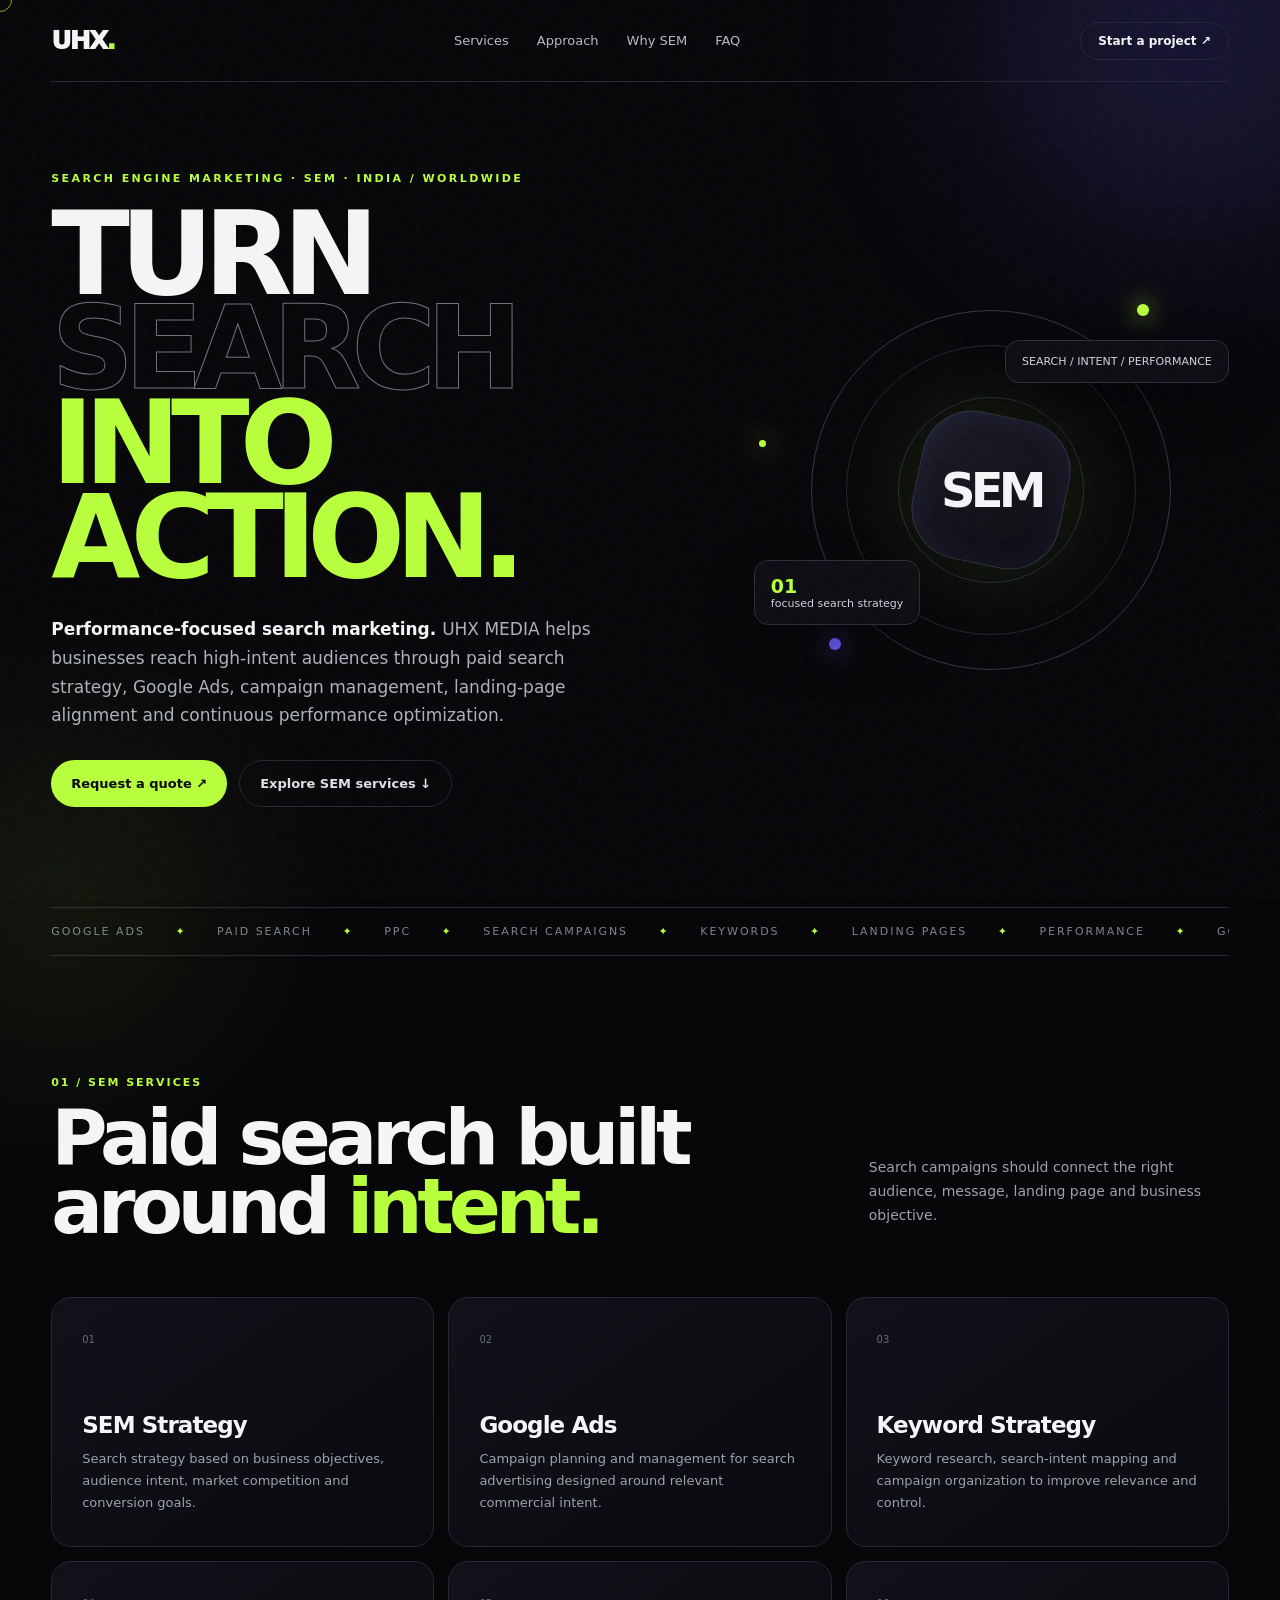
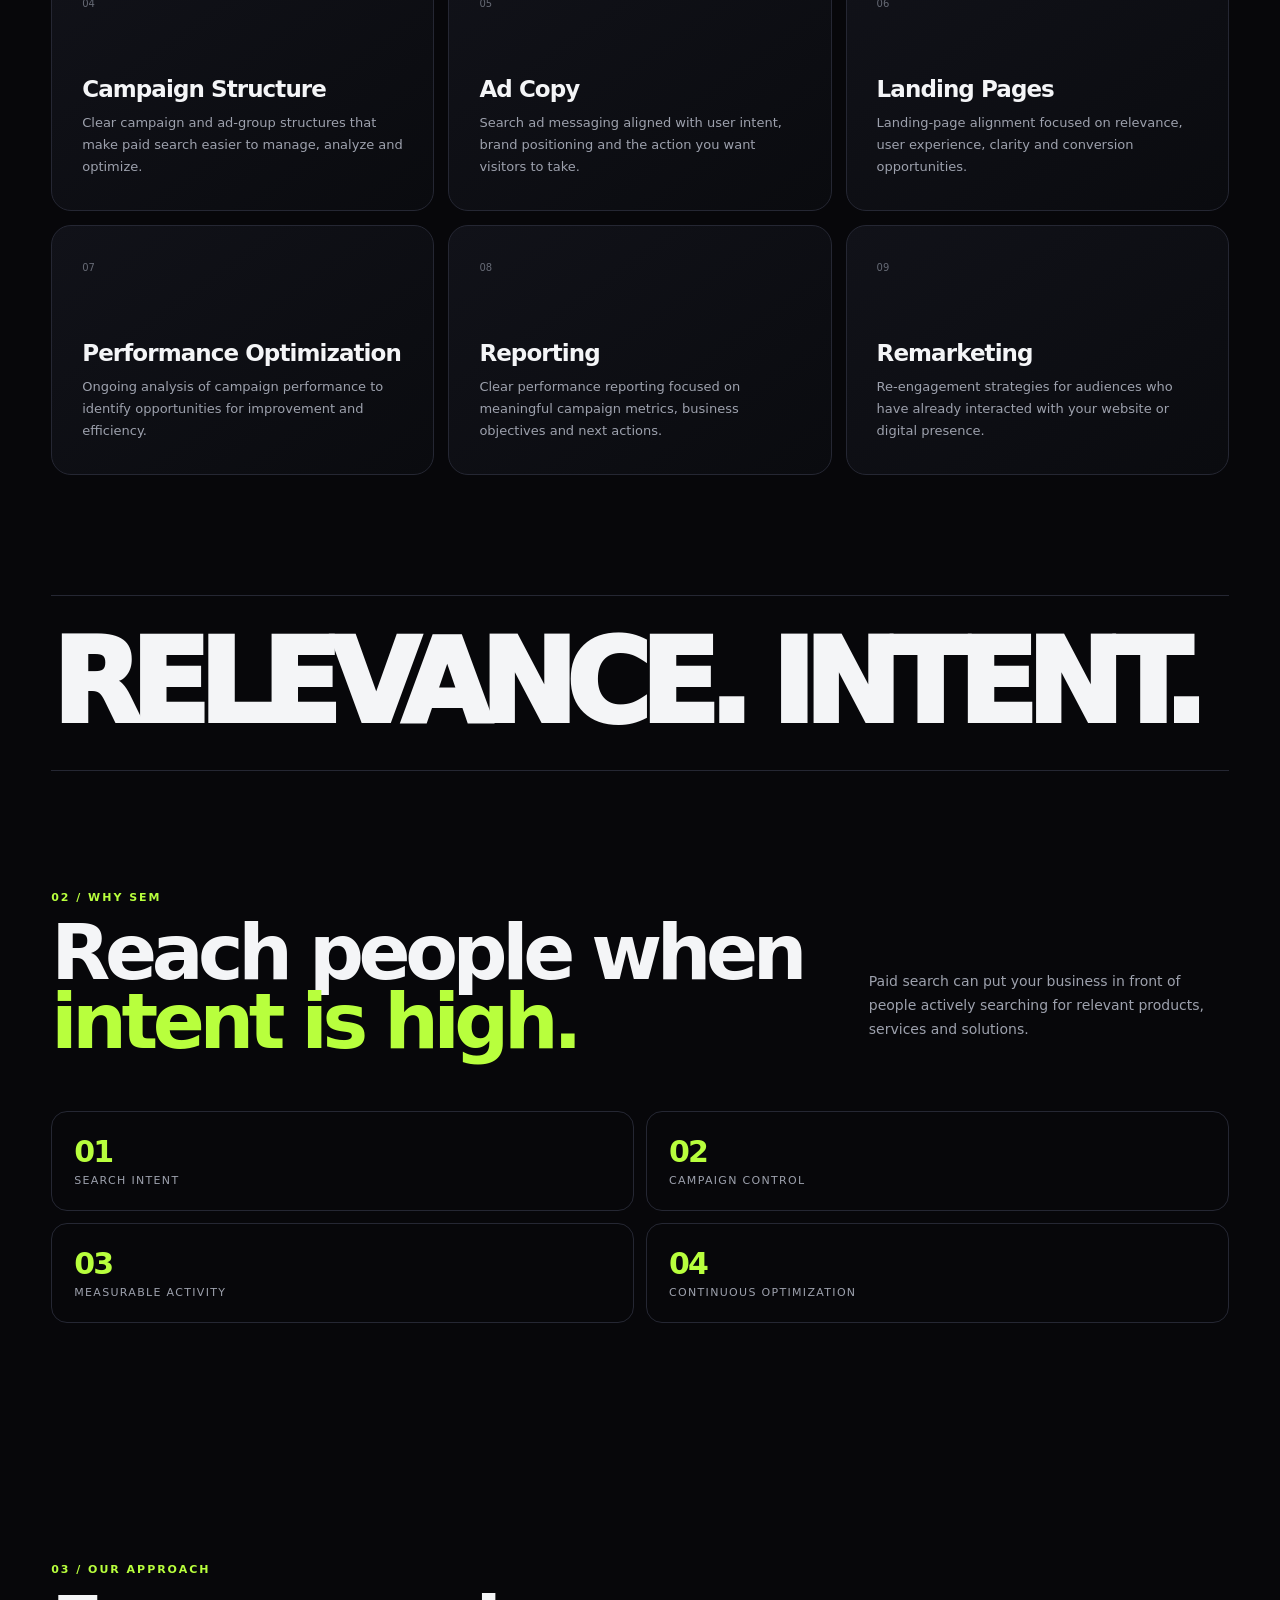
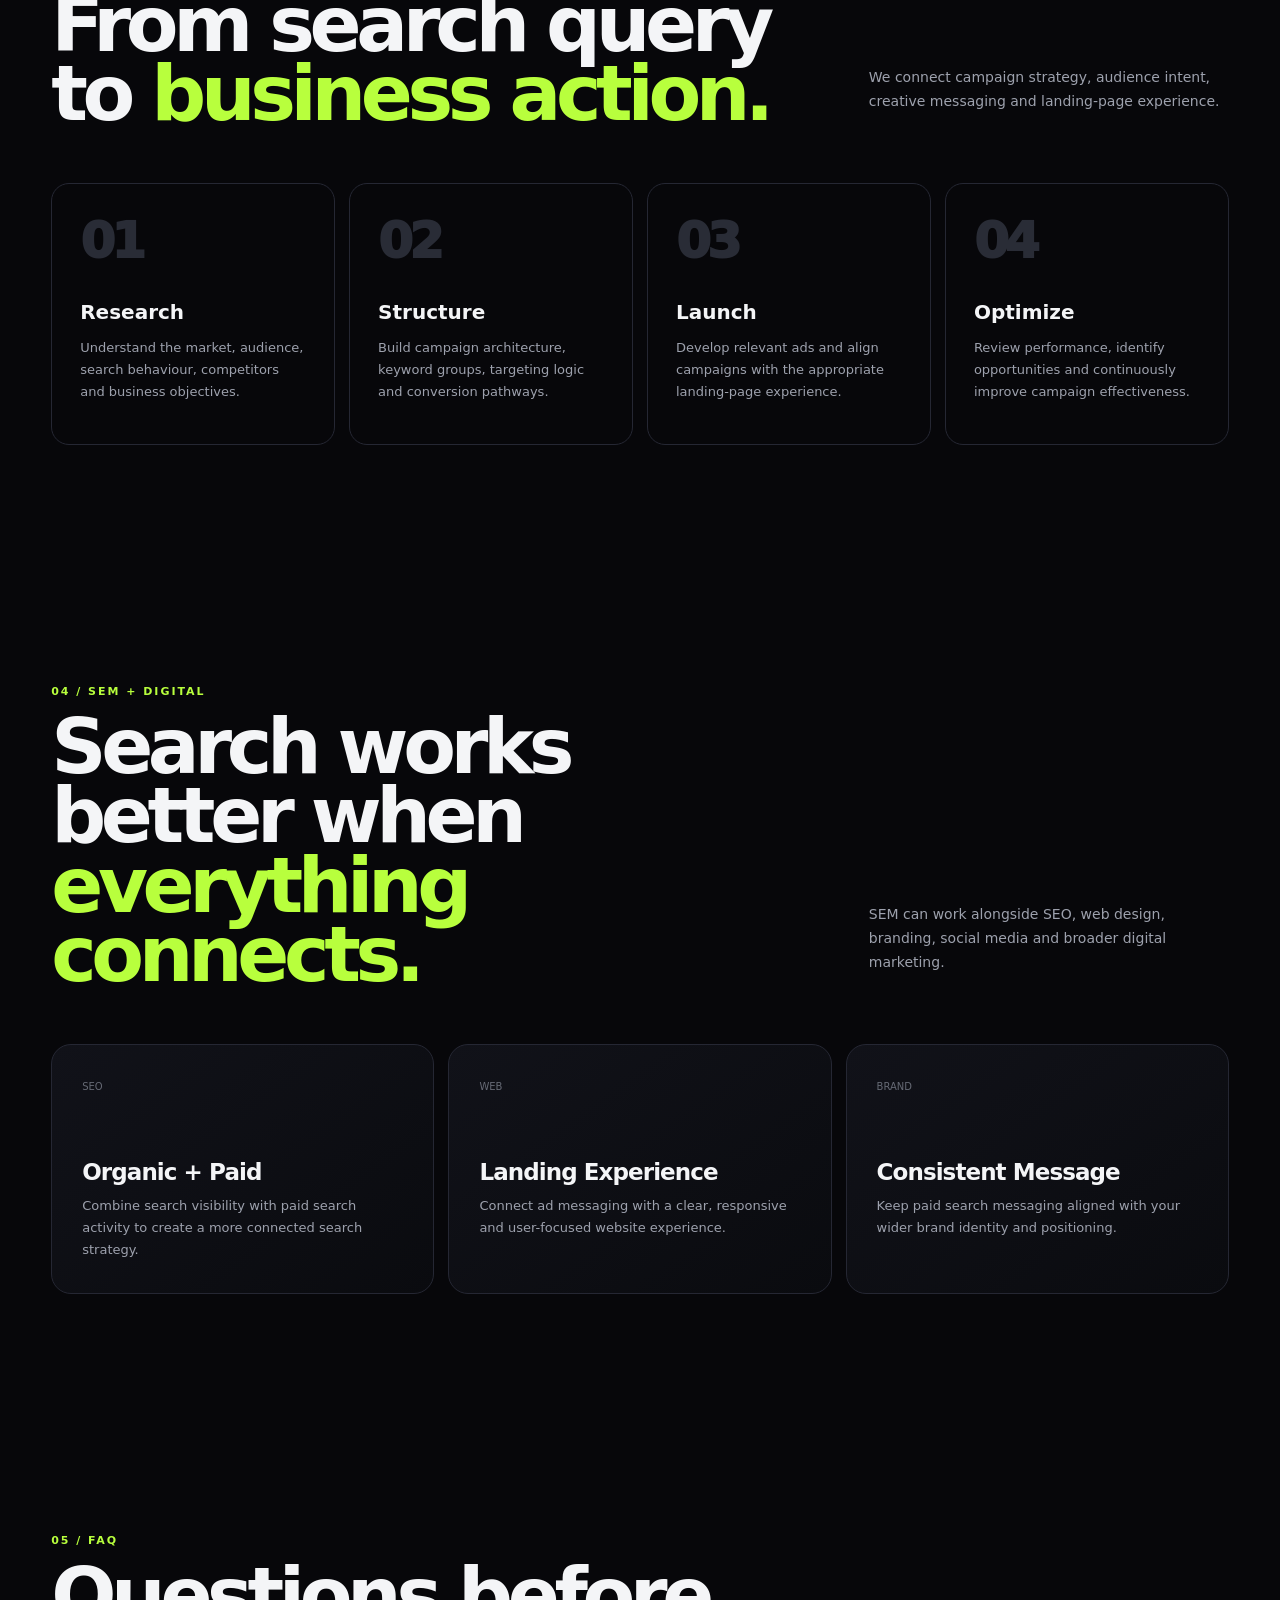
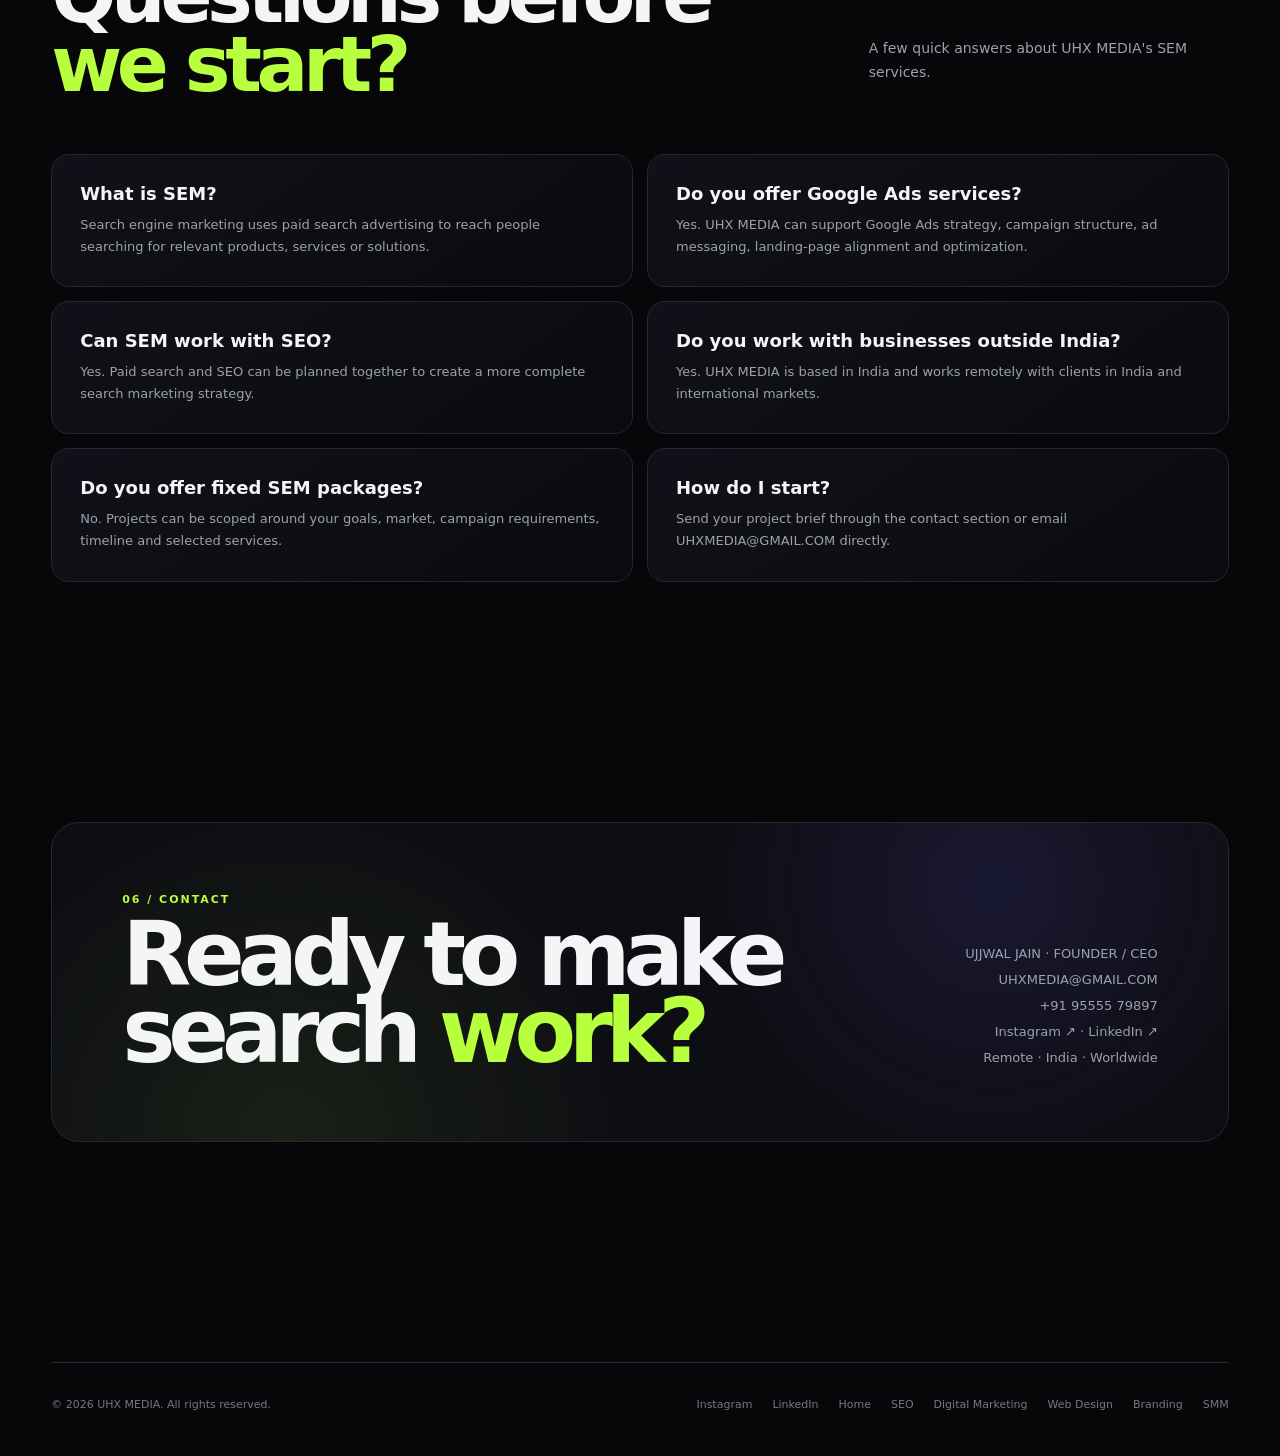
<file: services/sem/index.html>
<!doctype html>
<html lang="en">
<head>
<meta charset="utf-8">
<meta name="viewport" content="width=device-width,initial-scale=1">

<title>SEM Agency in India | Search Engine Marketing | UHX MEDIA</title>

<meta name="description" content="UHX MEDIA is a search engine marketing agency in India helping businesses grow through paid search, Google Ads strategy, campaign management, landing-page alignment and performance-focused SEM.">

<meta name="keywords" content="SEM agency India, search engine marketing agency India, SEM services India, Google Ads agency India, paid search agency, PPC agency India, search marketing services, paid advertising agency">

<meta name="author" content="Ujjwal Jain — UHX MEDIA">
<meta name="robots" content="index,follow,max-image-preview:large">
<meta name="theme-color" content="#07070a">

<link rel="canonical" href="https://uhxmedia.online/services/sem/">
<link rel="icon" href="../../assets/icons/favicon.svg" type="image/svg+xml">

<meta property="og:title" content="SEM Agency in India | UHX MEDIA">
<meta property="og:description" content="Performance-focused search engine marketing, paid search strategy and Google Ads services from UHX MEDIA.">
<meta property="og:type" content="website">
<meta property="og:url" content="https://uhxmedia.online/services/sem/">

<meta name="twitter:card" content="summary_large_image">
<meta name="twitter:title" content="SEM Agency in India | UHX MEDIA">
<meta name="twitter:description" content="Search engine marketing and paid search services for businesses in India and worldwide.">

<script type="application/ld+json">
{
  "@context": "https://schema.org",
  "@type": "ProfessionalService",
  "name": "UHX MEDIA",
  "alternateName": "Unified Human Experience Media",
  "url": "https://uhxmedia.online/services/sem/",
  "description": "Search engine marketing agency providing paid search strategy, campaign management, Google Ads, landing-page alignment and performance-focused SEM.",
  "founder": {
    "@type": "Person",
    "name": "Ujjwal Jain"
  },
  "areaServed": [
    {
      "@type": "Country",
      "name": "India"
    },
    {
      "@type": "Place",
      "name": "Worldwide"
    }
  ],
  "sameAs": [
    "https://www.instagram.com/uhxmedia/",
    "https://www.linkedin.com/company/uhxmedia/"
  ],
  "serviceType": [
    "Search Engine Marketing",
    "SEM",
    "Google Ads",
    "Paid Search",
    "PPC Advertising",
    "Digital Marketing"
  ]
}
</script>

<style>
:root{
  --bg:#07070a;
  --surface:#101117;
  --surface2:#151620;
  --text:#f4f5f7;
  --muted:#9da1ad;
  --line:#252733;
  --accent:#b8ff3d;
  --accent2:#6d5cff;
  --white:#fff
}

*{
  box-sizing:border-box
}

html{
  scroll-behavior:smooth
}

body{
  margin:0;
  background:var(--bg);
  color:var(--text);
  font-family:Inter,ui-sans-serif,system-ui,-apple-system,BlinkMacSystemFont,"Segoe UI",sans-serif;
  overflow-x:hidden
}

a{
  color:inherit;
  text-decoration:none
}

.wrap{
  width:min(1180px,92%);
  margin:auto
}

.cursor{
  position:fixed;
  width:24px;
  height:24px;
  border:1px solid rgba(184,255,61,.7);
  border-radius:50%;
  pointer-events:none;
  z-index:50;
  transform:translate(-50%,-50%);
  mix-blend-mode:difference;
  transition:transform .08s ease
}

.grain{
  position:fixed;
  inset:0;
  pointer-events:none;
  opacity:.035;
  background-image:url("data:image/svg+xml,%3Csvg viewBox='0 0 180 180' xmlns='http://www.w3.org/2000/svg'%3E%3Cfilter id='n'%3E%3CfeTurbulence type='fractalNoise' baseFrequency='.9' numOctaves='3' stitchTiles='stitch'/%3E%3C/filter%3E%3Crect width='100%25' height='100%25' filter='url(%23n)' opacity='.8'/%3E%3C/svg%3E");
  z-index:40
}

.orb{
  position:fixed;
  width:420px;
  height:420px;
  border-radius:50%;
  filter:blur(90px);
  background:rgba(109,92,255,.16);
  top:-180px;
  right:-120px;
  pointer-events:none
}

.orb2{
  position:fixed;
  width:320px;
  height:320px;
  border-radius:50%;
  filter:blur(100px);
  background:rgba(184,255,61,.08);
  bottom:-160px;
  left:-100px;
  pointer-events:none
}

.nav{
  height:82px;
  display:flex;
  align-items:center;
  justify-content:space-between;
  border-bottom:1px solid var(--line);
  position:relative;
  z-index:5
}

.logo{
  font-weight:950;
  letter-spacing:-.07em;
  font-size:25px
}

.logo span{
  color:var(--accent)
}

.navlinks{
  display:flex;
  gap:28px;
  color:#b7bac4;
  font-size:13px
}

.navlinks a:hover{
  color:var(--text)
}

.navcta{
  border:1px solid var(--line);
  padding:11px 17px;
  border-radius:999px;
  font-size:12px;
  font-weight:800
}

.navcta:hover{
  border-color:var(--accent);
  color:var(--accent)
}

.hero{
  min-height:calc(100vh - 82px);
  display:flex;
  align-items:center;
  position:relative;
  padding:90px 0 100px
}

.hero-grid{
  display:grid;
  grid-template-columns:1.15fr .85fr;
  gap:60px;
  align-items:center
}

.eyebrow{
  font-size:11px;
  letter-spacing:.22em;
  text-transform:uppercase;
  color:var(--accent);
  font-weight:900;
  margin-bottom:22px
}

.hero h1{
  font-size:clamp(58px,9vw,130px);
  line-height:.82;
  letter-spacing:-.085em;
  margin:0;
  max-width:850px
}

.outline{
  color:transparent;
  -webkit-text-stroke:1px #70727c
}

.accent{
  color:var(--accent)
}

.hero-copy{
  max-width:590px;
  color:#aeb2bc;
  font-size:17px;
  line-height:1.7;
  margin:30px 0
}

.buttons{
  display:flex;
  gap:12px;
  flex-wrap:wrap
}

.btn{
  padding:15px 20px;
  border-radius:999px;
  font-weight:850;
  font-size:13px;
  display:inline-flex;
  align-items:center;
  gap:9px;
  transition:.25s
}

.btn.primary{
  background:var(--accent);
  color:#090a0c
}

.btn.primary:hover{
  transform:translateY(-3px);
  box-shadow:0 10px 40px rgba(184,255,61,.16)
}

.btn.ghost{
  border:1px solid var(--line);
  color:#dfe1e6
}

.btn.ghost:hover{
  border-color:#555967
}

.hero-art{
  height:520px;
  position:relative;
  display:grid;
  place-items:center
}

.ring{
  width:360px;
  height:360px;
  border:1px solid #343744;
  border-radius:50%;
  position:absolute;
  animation:spin 18s linear infinite
}

.ring:before,
.ring:after{
  content:"";
  position:absolute;
  border-radius:50%;
  border:1px solid #242731
}

.ring:before{
  inset:34px
}

.ring:after{
  inset:86px
}

.core{
  width:150px;
  height:150px;
  border-radius:34%;
  background:linear-gradient(145deg,#1b1c25,#0b0c10);
  border:1px solid #343744;
  box-shadow:0 0 90px rgba(184,255,61,.12),inset 0 0 30px rgba(109,92,255,.12);
  display:grid;
  place-items:center;
  transform:rotate(12deg)
}

.core b{
  font-size:48px;
  letter-spacing:-.1em;
  transform:rotate(-12deg)
}

.dot{
  position:absolute;
  width:12px;
  height:12px;
  background:var(--accent);
  border-radius:50%;
  box-shadow:0 0 25px var(--accent)
}

.d1{
  top:74px;
  right:80px
}

.d2{
  bottom:100px;
  left:75px;
  background:#6d5cff;
  box-shadow:0 0 25px #6d5cff
}

.d3{
  top:210px;
  left:5px;
  width:7px;
  height:7px
}

.float-card{
  position:absolute;
  border:1px solid #2c2e39;
  background:rgba(16,17,23,.78);
  backdrop-filter:blur(12px);
  padding:14px 16px;
  border-radius:14px;
  font-size:11px;
  color:#cfd2d9;
  box-shadow:0 20px 50px rgba(0,0,0,.35)
}

.fc1{
  right:0;
  top:110px
}

.fc2{
  left:0;
  bottom:125px
}

.fc2 strong{
  color:var(--accent);
  font-size:19px;
  display:block
}

.ticker{
  border-top:1px solid var(--line);
  border-bottom:1px solid var(--line);
  overflow:hidden;
  white-space:nowrap;
  padding:17px 0;
  color:#7f838e;
  font-size:11px;
  letter-spacing:.18em;
  text-transform:uppercase
}

.ticker-track{
  display:inline-block;
  animation:marquee 25s linear infinite
}

.ticker i{
  color:var(--accent);
  font-style:normal;
  margin:0 25px
}

.section{
  padding:120px 0
}

.section-head{
  display:flex;
  justify-content:space-between;
  gap:40px;
  align-items:end;
  margin-bottom:55px
}

.kicker{
  color:var(--accent);
  font-size:11px;
  letter-spacing:.18em;
  text-transform:uppercase;
  font-weight:900
}

.section h2{
  font-size:clamp(42px,6vw,82px);
  line-height:.9;
  letter-spacing:-.07em;
  margin:14px 0 0;
  max-width:760px
}

.section-head p{
  max-width:360px;
  color:var(--muted);
  line-height:1.7;
  font-size:14px
}

.grid{
  display:grid;
  grid-template-columns:repeat(3,1fr);
  gap:14px
}

.card{
  border:1px solid var(--line);
  border-radius:20px;
  padding:30px;
  min-height:250px;
  background:linear-gradient(145deg,#111219,#0a0b0f);
  transition:.3s
}

.card:hover{
  transform:translateY(-5px);
  border-color:#3a3d48
}

.card .num{
  font-size:10px;
  color:#666a75
}

.card h3{
  font-size:23px;
  letter-spacing:-.04em;
  margin:65px 0 10px
}

.card p{
  color:var(--muted);
  font-size:13px;
  line-height:1.7;
  margin:0
}

.marquee{
  font-size:clamp(55px,9vw,125px);
  font-weight:950;
  letter-spacing:-.09em;
  white-space:nowrap;
  overflow:hidden;
  border-top:1px solid var(--line);
  border-bottom:1px solid var(--line);
  padding:20px 0
}

.marquee span{
  display:inline-block;
  animation:marquee 20s linear infinite
}

.process{
  display:grid;
  grid-template-columns:repeat(4,1fr);
  gap:14px
}

.step{
  border:1px solid var(--line);
  border-radius:18px;
  padding:28px;
  min-height:250px
}

.step .big{
  font-size:50px;
  font-weight:950;
  letter-spacing:-.08em;
  color:#292c36
}

.step h3{
  margin:30px 0 8px;
  font-size:20px
}

.step p{
  color:var(--muted);
  font-size:13px;
  line-height:1.7
}

.stats{
  display:grid;
  grid-template-columns:repeat(2,1fr);
  gap:12px
}

.stat{
  border:1px solid var(--line);
  padding:22px;
  border-radius:16px
}

.stat b{
  display:block;
  font-size:30px;
  color:var(--accent);
  letter-spacing:-.06em
}

.stat span{
  font-size:11px;
  color:var(--muted);
  text-transform:uppercase;
  letter-spacing:.12em
}

.faq{
  display:grid;
  grid-template-columns:1fr 1fr;
  gap:14px
}

.faq-item{
  border:1px solid var(--line);
  border-radius:18px;
  padding:28px;
  background:linear-gradient(145deg,#111219,#0a0b0f)
}

.faq-item h3{
  font-size:18px;
  margin:0 0 10px
}

.faq-item p{
  color:var(--muted);
  font-size:13px;
  line-height:1.7;
  margin:0
}

.contact{
  border:1px solid var(--line);
  border-radius:28px;
  padding:70px;
  display:flex;
  justify-content:space-between;
  align-items:end;
  gap:50px;
  background:
    radial-gradient(circle at 80% 20%,rgba(109,92,255,.13),transparent 30%),
    radial-gradient(circle at 20% 100%,rgba(184,255,61,.08),transparent 35%),
    #0d0e13
}

.contact h2{
  margin:10px 0 0;
  font-size:clamp(50px,7vw,95px);
  letter-spacing:-.08em;
  line-height:.87
}

.contact-info{
  text-align:right;
  color:var(--muted);
  font-size:13px;
  line-height:2
}

.contact-info a:hover{
  color:var(--accent)
}

footer{
  padding:35px 0 45px;
  border-top:1px solid var(--line);
  margin-top:100px
}

.footer-row{
  display:flex;
  justify-content:space-between;
  gap:30px;
  color:#747884;
  font-size:11px
}

.legal{
  display:flex;
  gap:20px
}

.legal a:hover{
  color:#ddd
}

.reveal{
  opacity:0;
  transform:translateY(30px);
  transition:opacity .8s ease,transform .8s ease
}

.reveal.on{
  opacity:1;
  transform:none
}

@keyframes spin{
  to{transform:rotate(360deg)}
}

@keyframes marquee{
  to{transform:translateX(-50%)}
}

@media(max-width:1000px){
  .process{
    grid-template-columns:1fr 1fr
  }
}

@media(max-width:900px){
  .navlinks{
    display:none
  }

  .hero-grid{
    grid-template-columns:1fr
  }

  .hero-art{
    height:390px
  }

  .grid{
    grid-template-columns:1fr 1fr
  }

  .process{
    grid-template-columns:1fr
  }

  .section-head{
    display:block
  }

  .section-head p{
    margin-top:25px
  }

  .contact{
    display:block;
    padding:42px
  }

  .contact-info{
    text-align:left;
    margin-top:35px
  }
}

@media(max-width:600px){
  .hero h1{
    font-size:62px
  }

  .grid,
  .faq,
  .stats{
    grid-template-columns:1fr
  }

  .ring{
    width:280px;
    height:280px
  }

  .core{
    width:115px;
    height:115px
  }

  .core b{
    font-size:36px
  }

  .float-card{
    display:none
  }

  .footer-row{
    display:block
  }

  .legal{
    margin-top:18px;
    flex-wrap:wrap
  }

  .contact h2{
    font-size:54px
  }
}

@media(prefers-reduced-motion:reduce){
  html{
    scroll-behavior:auto
  }

  .ring,
  .ticker-track,
  .marquee span{
    animation:none
  }

  .reveal{
    transition:none
  }

  .btn{
    transition:none
  }
}

@media(pointer:coarse){
  .cursor{
    display:none
  }
}
</style>
</head>

<body>

<div class="cursor" id="cursor"></div>
<div class="grain"></div>
<div class="orb"></div>
<div class="orb2"></div>

<div class="wrap">

<header class="nav">
  <a class="logo" href="https://uhxmedia.online/">UHX<span>.</span></a>

  <nav class="navlinks">
    <a href="#services">Services</a>
    <a href="#approach">Approach</a>
    <a href="#why">Why SEM</a>
    <a href="#faq">FAQ</a>
  </nav>

  <a class="navcta" href="#contact">Start a project ↗</a>
</header>

<main>

<section class="hero">

  <div class="hero-grid">

    <div class="reveal">

      <div class="eyebrow">
        SEARCH ENGINE MARKETING · SEM · INDIA / WORLDWIDE
      </div>

      <h1>
        TURN<br>
        <span class="outline">SEARCH</span><br>
        <span class="accent">INTO ACTION.</span>
      </h1>

      <p class="hero-copy">
        <strong style="color:var(--text)">
          Performance-focused search marketing.
        </strong>
        UHX MEDIA helps businesses reach high-intent audiences through paid search strategy, Google Ads, campaign management, landing-page alignment and continuous performance optimization.
      </p>

      <div class="buttons">
        <a class="btn primary" href="#contact">
          Request a quote ↗
        </a>

        <a class="btn ghost" href="#services">
          Explore SEM services ↓
        </a>
      </div>

    </div>

    <div class="hero-art reveal" aria-hidden="true">

      <div class="ring"></div>

      <div class="core">
        <b>SEM</b>
      </div>

      <span class="dot d1"></span>
      <span class="dot d2"></span>
      <span class="dot d3"></span>

      <div class="float-card fc1">
        SEARCH / INTENT / PERFORMANCE
      </div>

      <div class="float-card fc2">
        <strong>01</strong>
        focused search strategy
      </div>

    </div>

  </div>

</section>

<div class="ticker">
  <div class="ticker-track">
    GOOGLE ADS <i>✦</i>
    PAID SEARCH <i>✦</i>
    PPC <i>✦</i>
    SEARCH CAMPAIGNS <i>✦</i>
    KEYWORDS <i>✦</i>
    LANDING PAGES <i>✦</i>
    PERFORMANCE <i>✦</i>
    GOOGLE ADS <i>✦</i>
    PAID SEARCH <i>✦</i>
  </div>
</div>

<section class="section" id="services">

  <div class="section-head reveal">

    <div>
      <div class="kicker">01 / SEM Services</div>

      <h2>
        Paid search built around
        <span style="color:var(--accent)">intent.</span>
      </h2>
    </div>

    <p>
      Search campaigns should connect the right audience, message, landing page and business objective.
    </p>

  </div>

  <div class="grid">

    <article class="card reveal">
      <span class="num">01</span>
      <h3>SEM Strategy</h3>
      <p>
        Search strategy based on business objectives, audience intent, market competition and conversion goals.
      </p>
    </article>

    <article class="card reveal">
      <span class="num">02</span>
      <h3>Google Ads</h3>
      <p>
        Campaign planning and management for search advertising designed around relevant commercial intent.
      </p>
    </article>

    <article class="card reveal">
      <span class="num">03</span>
      <h3>Keyword Strategy</h3>
      <p>
        Keyword research, search-intent mapping and campaign organization to improve relevance and control.
      </p>
    </article>

    <article class="card reveal">
      <span class="num">04</span>
      <h3>Campaign Structure</h3>
      <p>
        Clear campaign and ad-group structures that make paid search easier to manage, analyze and optimize.
      </p>
    </article>

    <article class="card reveal">
      <span class="num">05</span>
      <h3>Ad Copy</h3>
      <p>
        Search ad messaging aligned with user intent, brand positioning and the action you want visitors to take.
      </p>
    </article>

    <article class="card reveal">
      <span class="num">06</span>
      <h3>Landing Pages</h3>
      <p>
        Landing-page alignment focused on relevance, user experience, clarity and conversion opportunities.
      </p>
    </article>

    <article class="card reveal">
      <span class="num">07</span>
      <h3>Performance Optimization</h3>
      <p>
        Ongoing analysis of campaign performance to identify opportunities for improvement and efficiency.
      </p>
    </article>

    <article class="card reveal">
      <span class="num">08</span>
      <h3>Reporting</h3>
      <p>
        Clear performance reporting focused on meaningful campaign metrics, business objectives and next actions.
      </p>
    </article>

    <article class="card reveal">
      <span class="num">09</span>
      <h3>Remarketing</h3>
      <p>
        Re-engagement strategies for audiences who have already interacted with your website or digital presence.
      </p>
    </article>

  </div>

</section>

<div class="marquee">
  <span>
    RELEVANCE. INTENT. PERFORMANCE. &nbsp;&nbsp;
    RELEVANCE. INTENT. PERFORMANCE. &nbsp;&nbsp;
  </span>
</div>

<section class="section" id="why">

  <div class="section-head reveal">

    <div>
      <div class="kicker">02 / Why SEM</div>

      <h2>
        Reach people when
        <span style="color:var(--accent)">intent is high.</span>
      </h2>
    </div>

    <p>
      Paid search can put your business in front of people actively searching for relevant products, services and solutions.
    </p>

  </div>

  <div class="stats">

    <article class="stat reveal">
      <b>01</b>
      <span>Search intent</span>
    </article>

    <article class="stat reveal">
      <b>02</b>
      <span>Campaign control</span>
    </article>

    <article class="stat reveal">
      <b>03</b>
      <span>Measurable activity</span>
    </article>

    <article class="stat reveal">
      <b>04</b>
      <span>Continuous optimization</span>
    </article>

  </div>

</section>

<section class="section" id="approach">

  <div class="section-head reveal">

    <div>
      <div class="kicker">03 / Our approach</div>

      <h2>
        From search query
        to <span style="color:var(--accent)">business action.</span>
      </h2>
    </div>

    <p>
      We connect campaign strategy, audience intent, creative messaging and landing-page experience.
    </p>

  </div>

  <div class="process">

    <article class="step reveal">
      <div class="big">01</div>
      <h3>Research</h3>
      <p>
        Understand the market, audience, search behaviour, competitors and business objectives.
      </p>
    </article>

    <article class="step reveal">
      <div class="big">02</div>
      <h3>Structure</h3>
      <p>
        Build campaign architecture, keyword groups, targeting logic and conversion pathways.
      </p>
    </article>

    <article class="step reveal">
      <div class="big">03</div>
      <h3>Launch</h3>
      <p>
        Develop relevant ads and align campaigns with the appropriate landing-page experience.
      </p>
    </article>

    <article class="step reveal">
      <div class="big">04</div>
      <h3>Optimize</h3>
      <p>
        Review performance, identify opportunities and continuously improve campaign effectiveness.
      </p>
    </article>

  </div>

</section>

<section class="section">

  <div class="section-head reveal">

    <div>
      <div class="kicker">04 / SEM + Digital</div>

      <h2>
        Search works better when
        <span style="color:var(--accent)">everything connects.</span>
      </h2>
    </div>

    <p>
      SEM can work alongside SEO, web design, branding, social media and broader digital marketing.
    </p>

  </div>

  <div class="grid">

    <article class="card reveal">
      <span class="num">SEO</span>
      <h3>Organic + Paid</h3>
      <p>
        Combine search visibility with paid search activity to create a more connected search strategy.
      </p>
    </article>

    <article class="card reveal">
      <span class="num">WEB</span>
      <h3>Landing Experience</h3>
      <p>
        Connect ad messaging with a clear, responsive and user-focused website experience.
      </p>
    </article>

    <article class="card reveal">
      <span class="num">BRAND</span>
      <h3>Consistent Message</h3>
      <p>
        Keep paid search messaging aligned with your wider brand identity and positioning.
      </p>
    </article>

  </div>

</section>

<section class="section" id="faq">

  <div class="section-head reveal">

    <div>
      <div class="kicker">05 / FAQ</div>

      <h2>
        Questions before
        <span style="color:var(--accent)">we start?</span>
      </h2>
    </div>

    <p>
      A few quick answers about UHX MEDIA's SEM services.
    </p>

  </div>

  <div class="faq">

    <article class="faq-item reveal">
      <h3>What is SEM?</h3>
      <p>
        Search engine marketing uses paid search advertising to reach people searching for relevant products, services or solutions.
      </p>
    </article>

    <article class="faq-item reveal">
      <h3>Do you offer Google Ads services?</h3>
      <p>
        Yes. UHX MEDIA can support Google Ads strategy, campaign structure, ad messaging, landing-page alignment and optimization.
      </p>
    </article>

    <article class="faq-item reveal">
      <h3>Can SEM work with SEO?</h3>
      <p>
        Yes. Paid search and SEO can be planned together to create a more complete search marketing strategy.
      </p>
    </article>

    <article class="faq-item reveal">
      <h3>Do you work with businesses outside India?</h3>
      <p>
        Yes. UHX MEDIA is based in India and works remotely with clients in India and international markets.
      </p>
    </article>

    <article class="faq-item reveal">
      <h3>Do you offer fixed SEM packages?</h3>
      <p>
        No. Projects can be scoped around your goals, market, campaign requirements, timeline and selected services.
      </p>
    </article>

    <article class="faq-item reveal">
      <h3>How do I start?</h3>
      <p>
        Send your project brief through the contact section or email UHXMEDIA@GMAIL.COM directly.
      </p>
    </article>

  </div>

</section>

<section class="section" id="contact">

  <div class="contact reveal">

    <div>

      <div class="kicker">06 / Contact</div>

      <h2>
        Ready to make
        <br>
        search <span style="color:var(--accent)">work?</span>
      </h2>

    </div>

    <div class="contact-info">

      <div>UJJWAL JAIN · FOUNDER / CEO</div>

      <div>
        <a href="mailto:UHXMEDIA@GMAIL.COM">
          UHXMEDIA@GMAIL.COM
        </a>
      </div>

      <div>
        <a href="tel:+919555579897">
          +91 95555 79897
        </a>
      </div>

      <div>
        <a href="https://www.instagram.com/uhxmedia/" target="_blank" rel="noopener">
          Instagram ↗
        </a>
        ·
        <a href="https://www.linkedin.com/company/uhxmedia/" target="_blank" rel="noopener">
          LinkedIn ↗
        </a>
      </div>

      <div>
        Remote · India · Worldwide
      </div>

    </div>

  </div>

</section>

</main>

<footer>

  <div class="footer-row">

    <div>
      © 2026 UHX MEDIA. All rights reserved.
    </div>

    <div class="legal">

      <a href="https://www.instagram.com/uhxmedia/" target="_blank" rel="noopener noreferrer">
        Instagram
      </a>

      <a href="https://www.linkedin.com/company/uhxmedia/" target="_blank" rel="noopener noreferrer">
        LinkedIn
      </a>

      <a href="https://uhxmedia.online/">
        Home
      </a>

      <a href="https://uhxmedia.online/services/seo/">
        SEO
      </a>

      <a href="https://uhxmedia.online/services/digital-marketing/">
        Digital Marketing
      </a>

      <a href="https://uhxmedia.online/services/web-design/">
        Web Design
      </a>

      <a href="https://uhxmedia.online/services/branding/">
        Branding
      </a>

      <a href="https://uhxmedia.online/services/social-media-marketing/">
        SMM
      </a>

    </div>

  </div>

</footer>

</div>

<script>
const cursor=document.getElementById('cursor');

if(window.matchMedia('(pointer:fine)').matches){

  document.addEventListener('mousemove',e=>{
    cursor.style.left=e.clientX+'px';
    cursor.style.top=e.clientY+'px';
  });

  document.querySelectorAll('a,.card,.step,.faq-item').forEach(el=>{

    el.addEventListener('mouseenter',()=>{
      cursor.style.transform='translate(-50%,-50%) scale(1.45)';
    });

    el.addEventListener('mouseleave',()=>{
      cursor.style.transform='translate(-50%,-50%) scale(1)';
    });

  });

}

const obs=new IntersectionObserver(
  entries=>entries.forEach(e=>{
    if(e.isIntersecting){
      e.target.classList.add('on');
    }
  }),
  {threshold:.12}
);

document.querySelectorAll('.reveal').forEach(el=>{
  obs.observe(el);
});

document.querySelectorAll('a[href^="#"]').forEach(a=>{

  a.addEventListener('click',e=>{

    const target=document.querySelector(a.getAttribute('href'));

    if(target){

      e.preventDefault();

      target.scrollIntoView({
        behavior:window.matchMedia('(prefers-reduced-motion: reduce)').matches
          ? 'auto'
          : 'smooth',
        block:'start'
      });

    }

  });

});
</script>

</body>
</html>
</file>
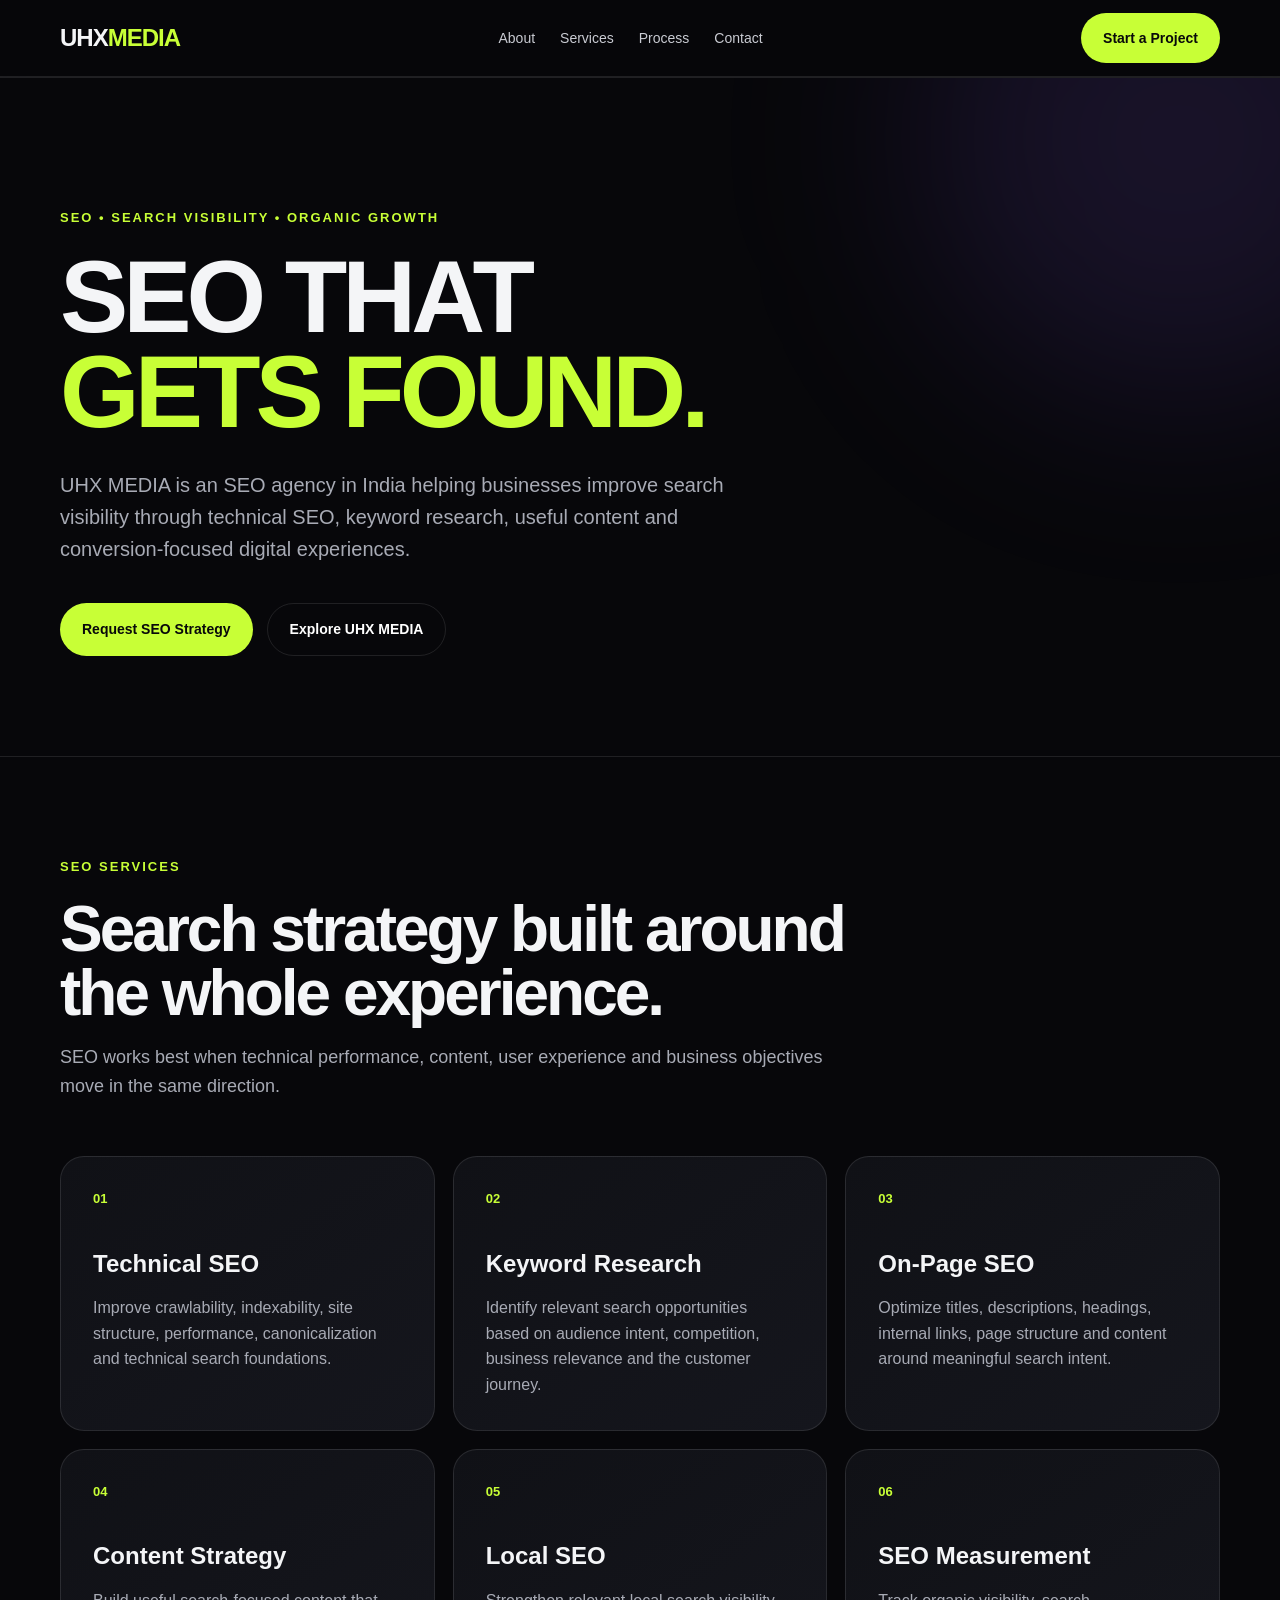
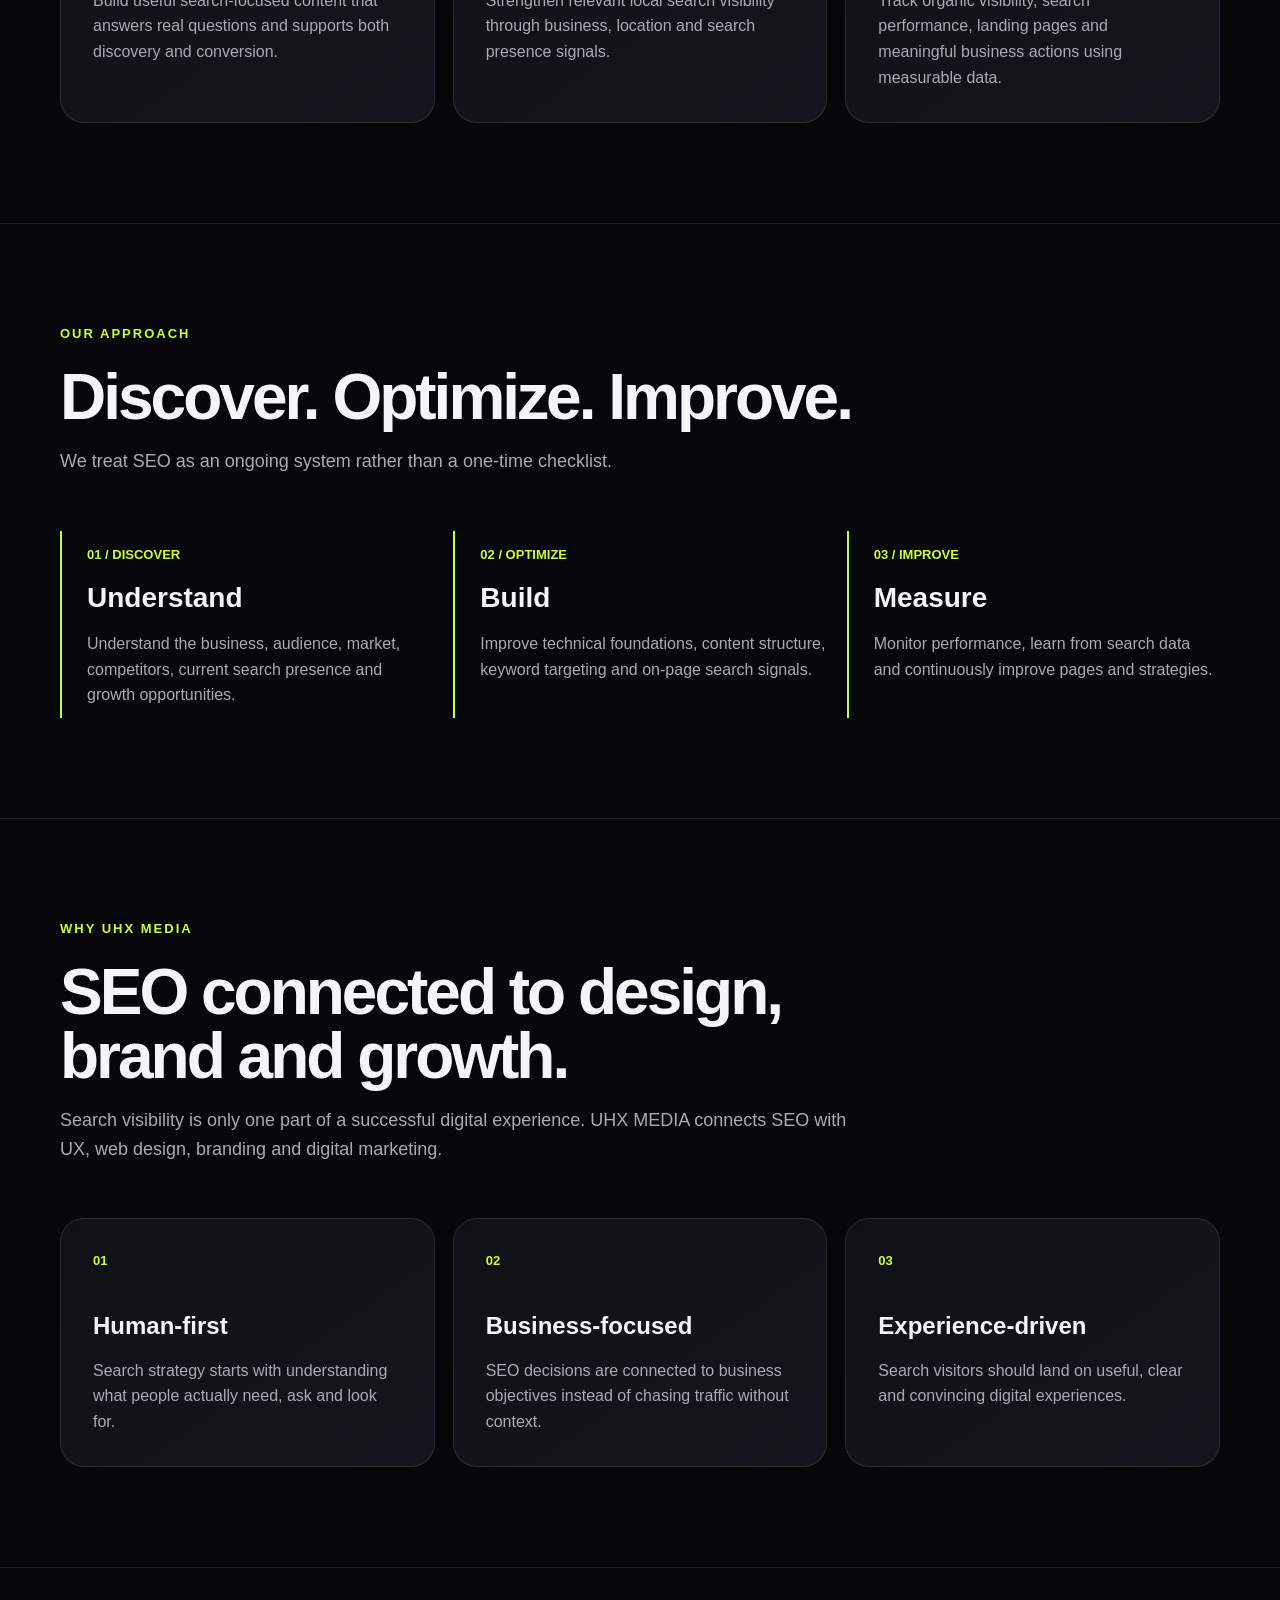
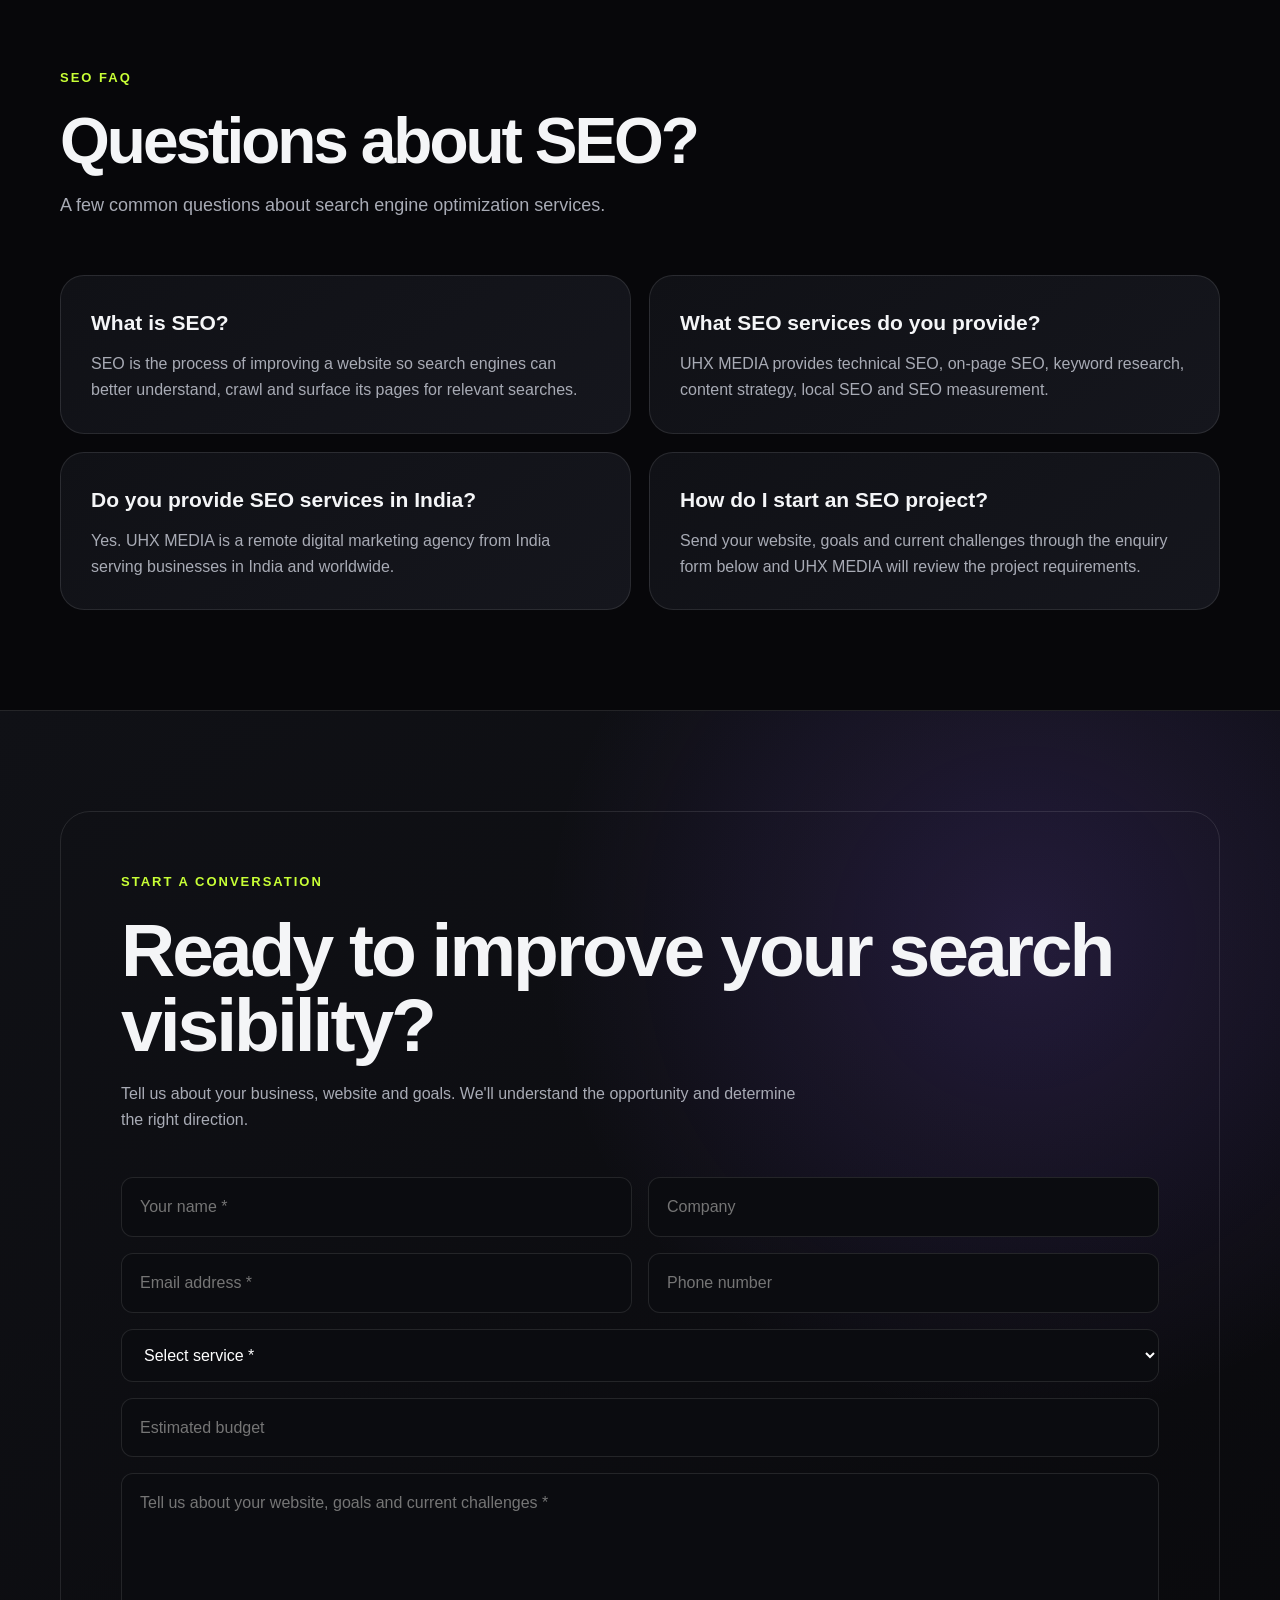
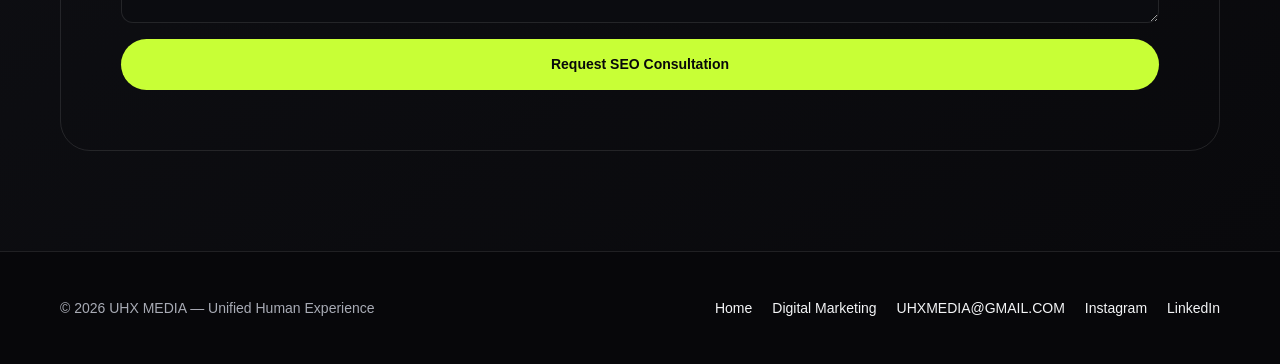
<file: services/seo/index.html>
<!doctype html>
<html lang="en">
<head>

<meta charset="utf-8">
<meta name="viewport" content="width=device-width,initial-scale=1">

<title>SEO Agency in India | SEO Services | UHX MEDIA</title>

<meta
  name="description"
  content="UHX MEDIA is an SEO agency in India offering technical SEO, on-page SEO, keyword research, content strategy and organic search growth for businesses in India and worldwide."
>

<meta name="author" content="Ujjwal Jain — UHX MEDIA">

<meta
  name="robots"
  content="index,follow,max-image-preview:large,max-snippet:-1,max-video-preview:-1"
>

<meta name="theme-color" content="#07070a">

<link
  rel="canonical"
  href="https://uhxmedia.online/services/seo/"
>

<link
  rel="icon"
  href="../../assets/icons/favicon.svg"
  type="image/svg+xml"
>

<!-- OPEN GRAPH -->

<meta property="og:type" content="website">

<meta
  property="og:site_name"
  content="UHX MEDIA"
>

<meta
  property="og:title"
  content="SEO Agency in India | SEO Services | UHX MEDIA"
>

<meta
  property="og:description"
  content="Technical SEO, on-page SEO, keyword research, content strategy and organic search growth for businesses in India and worldwide."
>

<meta
  property="og:url"
  content="https://uhxmedia.online/services/seo/"
>

<meta
  property="og:locale"
  content="en_IN"
>

<!-- TWITTER -->

<meta
  name="twitter:card"
  content="summary_large_image"
>

<meta
  name="twitter:title"
  content="SEO Agency in India | SEO Services | UHX MEDIA"
>

<meta
  name="twitter:description"
  content="SEO strategy, technical optimization, content and organic search growth for businesses in India and worldwide."
>

<!-- ORGANIZATION STRUCTURED DATA -->

<script type="application/ld+json">
{
  "@context": "https://schema.org",
  "@type": "Organization",
  "@id": "https://uhxmedia.online/#organization",
  "name": "UHX MEDIA",
  "alternateName": "Unified Human Experience Media",
  "url": "https://uhxmedia.online/",
  "logo": "https://uhxmedia.online/assets/icons/favicon.svg",
  "telephone": "+91 95555 79897",
  "founder": {
    "@type": "Person",
    "name": "Ujjwal Jain"
  },
  "sameAs": [
    "https://www.instagram.com/uhxmedia/",
    "https://www.linkedin.com/company/uhxmedia/"
  ]
}
</script>

<!-- SEO SERVICE STRUCTURED DATA -->

<script type="application/ld+json">
{
  "@context": "https://schema.org",
  "@type": "Service",
  "@id": "https://uhxmedia.online/services/seo/#service",
  "name": "SEO Services",
  "alternateName": "Search Engine Optimization Services",
  "description": "SEO services covering technical SEO, on-page SEO, keyword research, content strategy, local SEO and organic search growth.",
  "provider": {
    "@id": "https://uhxmedia.online/#organization"
  },
  "areaServed": [
    {
      "@type": "Country",
      "name": "India"
    },
    {
      "@type": "Place",
      "name": "Worldwide"
    }
  ],
  "serviceType": "Search Engine Optimization"
}
</script>

<!-- WEB PAGE STRUCTURED DATA -->

<script type="application/ld+json">
{
  "@context": "https://schema.org",
  "@type": "WebPage",
  "@id": "https://uhxmedia.online/services/seo/#webpage",
  "url": "https://uhxmedia.online/services/seo/",
  "name": "SEO Agency in India | SEO Services | UHX MEDIA",
  "description": "UHX MEDIA is an SEO agency in India offering technical SEO, on-page SEO, keyword research, content strategy, local SEO and organic search growth for businesses in India and worldwide.",
  "isPartOf": {
    "@id": "https://uhxmedia.online/#website"
  },
  "about": {
    "@id": "https://uhxmedia.online/services/seo/#service"
  }
}
</script>

<!-- WEBSITE STRUCTURED DATA -->

<script type="application/ld+json">
{
  "@context": "https://schema.org",
  "@type": "WebSite",
  "@id": "https://uhxmedia.online/#website",
  "url": "https://uhxmedia.online/",
  "name": "UHX MEDIA",
  "publisher": {
    "@id": "https://uhxmedia.online/#organization"
  }
}
</script>

<!-- BREADCRUMB STRUCTURED DATA -->

<script type="application/ld+json">
{
  "@context": "https://schema.org",
  "@type": "BreadcrumbList",
  "itemListElement": [
    {
      "@type": "ListItem",
      "position": 1,
      "name": "Home",
      "item": "https://uhxmedia.online/"
    },
    {
      "@type": "ListItem",
      "position": 2,
      "name": "SEO Services",
      "item": "https://uhxmedia.online/services/seo/"
    }
  ]
}
</script>

<!-- GOOGLE ANALYTICS 4 -->

<script
  async
  src="https://www.googletagmanager.com/gtag/js?id=G-VPQRBY2YKB"
></script>

<script>
window.dataLayer = window.dataLayer || [];

function gtag(){
  dataLayer.push(arguments);
}

gtag('js', new Date());
gtag('config', 'G-VPQRBY2YKB');
</script>

<style>

:root{
  --bg:#07070a;
  --panel:#101116;
  --panel2:#15161d;
  --text:#f4f5f7;
  --muted:#a8abb5;
  --line:rgba(255,255,255,.10);
  --lime:#c8ff36;
  --purple:#8b5cf6;
}

*{
  box-sizing:border-box;
  margin:0;
  padding:0;
}

html{
  scroll-behavior:smooth;
}

body{
  font-family:Inter,Arial,Helvetica,sans-serif;
  background:var(--bg);
  color:var(--text);
  line-height:1.6;
}

a{
  color:inherit;
  text-decoration:none;
}

.container{
  width:min(1160px,92%);
  margin:auto;
}

nav{
  position:sticky;
  top:0;
  z-index:20;
  backdrop-filter:blur(18px);
  background:rgba(7,7,10,.82);
  border-bottom:1px solid var(--line);
}

.nav-inner{
  min-height:76px;
  display:flex;
  align-items:center;
  justify-content:space-between;
  gap:30px;
}

.logo{
  font-size:24px;
  font-weight:900;
  letter-spacing:-1px;
}

.logo span{
  color:var(--lime);
}

.nav-links{
  display:flex;
  gap:25px;
  align-items:center;
}

.nav-links a{
  color:#c9cbd2;
  font-size:14px;
}

.nav-links a:hover{
  color:var(--lime);
}

.btn{
  display:inline-flex;
  align-items:center;
  justify-content:center;
  padding:14px 22px;
  border-radius:999px;
  font-weight:800;
  font-size:14px;
  transition:.25s ease;
}

.btn-primary{
  background:var(--lime);
  color:#08090a;
}

.btn-primary:hover{
  transform:translateY(-2px);
  box-shadow:0 12px 30px rgba(200,255,54,.18);
}

.btn-outline{
  border:1px solid var(--line);
  color:#fff;
}

.hero{
  padding:130px 0 100px;
  position:relative;
  overflow:hidden;
}

.hero:before{
  content:"";
  position:absolute;
  width:520px;
  height:520px;
  border-radius:50%;
  background:rgba(139,92,246,.13);
  filter:blur(100px);
  top:-200px;
  right:-160px;
}

.eyebrow{
  color:var(--lime);
  font-size:13px;
  font-weight:900;
  letter-spacing:2px;
  text-transform:uppercase;
  margin-bottom:20px;
}

h1{
  max-width:950px;
  font-size:clamp(52px,8vw,108px);
  line-height:.93;
  letter-spacing:-5px;
  margin-bottom:30px;
}

.hero h1 span{
  color:var(--lime);
}

.hero-text{
  max-width:720px;
  font-size:20px;
  color:var(--muted);
  margin-bottom:38px;
}

.hero-actions{
  display:flex;
  gap:14px;
  flex-wrap:wrap;
}

section{
  padding:100px 0;
  border-top:1px solid var(--line);
}

.section-title{
  max-width:800px;
  margin-bottom:55px;
}

.section-title h2{
  font-size:clamp(38px,5vw,68px);
  line-height:1;
  letter-spacing:-3px;
  margin-bottom:18px;
}

.section-title p{
  color:var(--muted);
  font-size:18px;
}

.grid{
  display:grid;
  grid-template-columns:repeat(3,1fr);
  gap:18px;
}

.card{
  background:linear-gradient(145deg,var(--panel),var(--panel2));
  border:1px solid var(--line);
  border-radius:24px;
  padding:32px;
  min-height:230px;
}

.card-number{
  color:var(--lime);
  font-weight:900;
  font-size:13px;
  margin-bottom:35px;
}

.card h3{
  font-size:24px;
  margin-bottom:12px;
}

.card p{
  color:var(--muted);
}

.process{
  display:grid;
  grid-template-columns:repeat(3,1fr);
  gap:20px;
}

.process-item{
  border-left:2px solid var(--lime);
  padding:10px 0 10px 25px;
}

.process-item span{
  color:var(--lime);
  font-size:13px;
  font-weight:900;
}

.process-item h3{
  font-size:28px;
  margin:10px 0;
}

.process-item p{
  color:var(--muted);
}

.faq{
  display:grid;
  grid-template-columns:1fr 1fr;
  gap:18px;
}

.faq-item{
  background:linear-gradient(145deg,var(--panel),var(--panel2));
  border:1px solid var(--line);
  border-radius:24px;
  padding:30px;
}

.faq-item h3{
  font-size:21px;
  margin-bottom:12px;
}

.faq-item p{
  color:var(--muted);
}

.cta{
  background:
    radial-gradient(circle at 80% 20%,rgba(139,92,246,.18),transparent 35%),
    linear-gradient(145deg,#101116,#09090c);
}

.cta-box{
  border:1px solid var(--line);
  border-radius:30px;
  padding:60px;
}

.cta-box h2{
  font-size:clamp(38px,6vw,75px);
  line-height:1;
  letter-spacing:-3px;
  margin-bottom:18px;
}

.cta-box p{
  color:var(--muted);
  max-width:700px;
  margin-bottom:30px;
}

form{
  margin-top:45px;
  display:grid;
  gap:16px;
}

.form-grid{
  display:grid;
  grid-template-columns:1fr 1fr;
  gap:16px;
}

input,
select,
textarea{
  width:100%;
  padding:16px 18px;
  border-radius:12px;
  border:1px solid var(--line);
  background:#0b0c10;
  color:#fff;
  font:inherit;
  outline:none;
}

input:focus,
select:focus,
textarea:focus{
  border-color:var(--lime);
}

textarea{
  min-height:150px;
  resize:vertical;
}

select{
  appearance:auto;
}

button{
  border:0;
  cursor:pointer;
  font:inherit;
}

footer{
  padding:45px 0;
  border-top:1px solid var(--line);
}

.footer-inner{
  display:flex;
  justify-content:space-between;
  gap:25px;
  flex-wrap:wrap;
}

.footer-inner p{
  color:var(--muted);
  font-size:14px;
}

.footer-links{
  display:flex;
  gap:20px;
  flex-wrap:wrap;
  font-size:14px;
}

.footer-links a:hover{
  color:var(--lime);
}

@media(max-width:800px){

  .nav-links{
    display:none;
  }

  .hero{
    padding:90px 0 75px;
  }

  h1{
    font-size:clamp(48px,14vw,78px);
    letter-spacing:-3px;
  }

  .hero-text{
    font-size:17px;
  }

  section{
    padding:75px 0;
  }

  .grid,
  .process,
  .faq{
    grid-template-columns:1fr;
  }

  .form-grid{
    grid-template-columns:1fr;
  }

  .cta-box{
    padding:35px 25px;
  }
}

@media(prefers-reduced-motion:reduce){

  html{
    scroll-behavior:auto;
  }

  *{
    transition:none!important;
  }

}

</style>
</head>

<body>

<nav>

  <div class="container nav-inner">

    <a class="logo" href="../../">
      UHX<span>MEDIA</span>
    </a>

    <div class="nav-links">
      <a href="../../#about">About</a>
      <a href="../../#services">Services</a>
      <a href="../../#process">Process</a>
      <a href="#request">Contact</a>
    </div>

    <a class="btn btn-primary" href="#request">
      Start a Project
    </a>

  </div>

</nav>

<main>

<!-- HERO -->

<section class="hero">

  <div class="container">

    <div class="eyebrow">
      SEO • SEARCH VISIBILITY • ORGANIC GROWTH
    </div>

    <h1>
      SEO THAT<br>
      <span>GETS FOUND.</span>
    </h1>

    <p class="hero-text">
      UHX MEDIA is an SEO agency in India helping businesses improve
      search visibility through technical SEO, keyword research,
      useful content and conversion-focused digital experiences.
    </p>

    <div class="hero-actions">

      <a class="btn btn-primary" href="#request">
        Request SEO Strategy
      </a>

      <a class="btn btn-outline" href="../../">
        Explore UHX MEDIA
      </a>

    </div>

  </div>

</section>

<!-- SERVICES -->

<section>

  <div class="container">

    <div class="section-title">

      <div class="eyebrow">
        SEO SERVICES
      </div>

      <h2>
        Search strategy built around the whole experience.
      </h2>

      <p>
        SEO works best when technical performance, content,
        user experience and business objectives move in the same direction.
      </p>

    </div>

    <div class="grid">

      <article class="card">
        <div class="card-number">01</div>
        <h3>Technical SEO</h3>
        <p>
          Improve crawlability, indexability, site structure,
          performance, canonicalization and technical search foundations.
        </p>
      </article>

      <article class="card">
        <div class="card-number">02</div>
        <h3>Keyword Research</h3>
        <p>
          Identify relevant search opportunities based on audience intent,
          competition, business relevance and the customer journey.
        </p>
      </article>

      <article class="card">
        <div class="card-number">03</div>
        <h3>On-Page SEO</h3>
        <p>
          Optimize titles, descriptions, headings, internal links,
          page structure and content around meaningful search intent.
        </p>
      </article>

      <article class="card">
        <div class="card-number">04</div>
        <h3>Content Strategy</h3>
        <p>
          Build useful search-focused content that answers real questions
          and supports both discovery and conversion.
        </p>
      </article>

      <article class="card">
        <div class="card-number">05</div>
        <h3>Local SEO</h3>
        <p>
          Strengthen relevant local search visibility through
          business, location and search presence signals.
        </p>
      </article>

      <article class="card">
        <div class="card-number">06</div>
        <h3>SEO Measurement</h3>
        <p>
          Track organic visibility, search performance, landing pages
          and meaningful business actions using measurable data.
        </p>
      </article>

    </div>

  </div>

</section>

<!-- APPROACH -->

<section>

  <div class="container">

    <div class="section-title">

      <div class="eyebrow">
        OUR APPROACH
      </div>

      <h2>
        Discover. Optimize. Improve.
      </h2>

      <p>
        We treat SEO as an ongoing system rather than a one-time checklist.
      </p>

    </div>

    <div class="process">

      <div class="process-item">

        <span>01 / DISCOVER</span>

        <h3>Understand</h3>

        <p>
          Understand the business, audience, market, competitors,
          current search presence and growth opportunities.
        </p>

      </div>

      <div class="process-item">

        <span>02 / OPTIMIZE</span>

        <h3>Build</h3>

        <p>
          Improve technical foundations, content structure,
          keyword targeting and on-page search signals.
        </p>

      </div>

      <div class="process-item">

        <span>03 / IMPROVE</span>

        <h3>Measure</h3>

        <p>
          Monitor performance, learn from search data and continuously
          improve pages and strategies.
        </p>

      </div>

    </div>

  </div>

</section>

<!-- WHY UHX -->

<section>

  <div class="container">

    <div class="section-title">

      <div class="eyebrow">
        WHY UHX MEDIA
      </div>

      <h2>
        SEO connected to design, brand and growth.
      </h2>

      <p>
        Search visibility is only one part of a successful digital experience.
        UHX MEDIA connects SEO with UX, web design, branding and digital marketing.
      </p>

    </div>

    <div class="grid">

      <article class="card">

        <div class="card-number">01</div>

        <h3>Human-first</h3>

        <p>
          Search strategy starts with understanding what people actually
          need, ask and look for.
        </p>

      </article>

      <article class="card">

        <div class="card-number">02</div>

        <h3>Business-focused</h3>

        <p>
          SEO decisions are connected to business objectives instead of
          chasing traffic without context.
        </p>

      </article>

      <article class="card">

        <div class="card-number">03</div>

        <h3>Experience-driven</h3>

        <p>
          Search visitors should land on useful, clear and convincing
          digital experiences.
        </p>

      </article>

    </div>

  </div>

</section>

<!-- FAQ -->

<section>

  <div class="container">

    <div class="section-title">

      <div class="eyebrow">
        SEO FAQ
      </div>

      <h2>
        Questions about SEO?
      </h2>

      <p>
        A few common questions about search engine optimization services.
      </p>

    </div>

    <div class="faq">

      <article class="faq-item">

        <h3>What is SEO?</h3>

        <p>
          SEO is the process of improving a website so search engines
          can better understand, crawl and surface its pages for relevant searches.
        </p>

      </article>

      <article class="faq-item">

        <h3>What SEO services do you provide?</h3>

        <p>
          UHX MEDIA provides technical SEO, on-page SEO, keyword research,
          content strategy, local SEO and SEO measurement.
        </p>

      </article>

      <article class="faq-item">

        <h3>Do you provide SEO services in India?</h3>

        <p>
          Yes. UHX MEDIA is a remote digital marketing agency from India
          serving businesses in India and worldwide.
        </p>

      </article>

      <article class="faq-item">

        <h3>How do I start an SEO project?</h3>

        <p>
          Send your website, goals and current challenges through the
          enquiry form below and UHX MEDIA will review the project requirements.
        </p>

      </article>

    </div>

  </div>

</section>

<!-- CTA -->

<section class="cta" id="request">

  <div class="container">

    <div class="cta-box">

      <div class="eyebrow">
        START A CONVERSATION
      </div>

      <h2>
        Ready to improve your search visibility?
      </h2>

      <p>
        Tell us about your business, website and goals.
        We'll understand the opportunity and determine the right direction.
      </p>

      <form
        class="request-form"
        name="lead-form"
        action="https://formspree.io/f/xppwkjgq"
        method="POST"
        target="_top"
      >

        <input
          type="hidden"
          name="_subject"
          value="New UHX MEDIA SEO Project Request"
        >

        <input
          type="text"
          name="website"
          tabindex="-1"
          autocomplete="off"
          style="display:none"
        >

        <div class="form-grid">

          <input
            type="text"
            name="name"
            placeholder="Your name *"
            autocomplete="name"
            required
          >

          <input
            type="text"
            name="company"
            placeholder="Company"
            autocomplete="organization"
          >

        </div>

        <div class="form-grid">

          <input
            type="email"
            name="email"
            placeholder="Email address *"
            autocomplete="email"
            required
          >

          <input
            type="tel"
            name="phone"
            placeholder="Phone number"
            autocomplete="tel"
          >

        </div>

        <select name="service" required>

          <option value="">
            Select service *
          </option>

          <option value="SEO">
            SEO
          </option>

          <option value="Technical SEO">
            Technical SEO
          </option>

          <option value="Local SEO">
            Local SEO
          </option>

          <option value="SEO + Digital Marketing">
            SEO + Digital Marketing
          </option>

          <option value="Other">
            Other
          </option>

        </select>

        <input
          type="text"
          name="budget"
          placeholder="Estimated budget"
        >

        <textarea
          name="message"
          placeholder="Tell us about your website, goals and current challenges *"
          required
        ></textarea>

        <button
          class="btn btn-primary"
          type="submit"
        >
          Request SEO Consultation
        </button>

      </form>

    </div>

  </div>

</section>

</main>

<footer>

  <div class="container footer-inner">

    <p>
      © 2026 UHX MEDIA — Unified Human Experience
    </p>

    <div class="footer-links">

      <a href="../../">
        Home
      </a>

      <a href="../digital-marketing/">
        Digital Marketing
      </a>

      <a href="mailto:UHXMEDIA@GMAIL.COM">
        UHXMEDIA@GMAIL.COM
      </a>

      <a
        href="https://www.instagram.com/uhxmedia/"
        target="_blank"
        rel="noopener"
      >
        Instagram
      </a>

      <a
        href="https://www.linkedin.com/company/uhxmedia/"
        target="_blank"
        rel="noopener"
      >
        LinkedIn
      </a>

    </div>

  </div>

</footer>

<!-- FAQ STRUCTURED DATA -->

<script type="application/ld+json">
{
  "@context": "https://schema.org",
  "@type": "FAQPage",
  "mainEntity": [
    {
      "@type": "Question",
      "name": "What is SEO?",
      "acceptedAnswer": {
        "@type": "Answer",
        "text": "SEO is the process of improving a website so search engines can better understand, crawl and surface its pages for relevant searches."
      }
    },
    {
      "@type": "Question",
      "name": "What SEO services do you provide?",
      "acceptedAnswer": {
        "@type": "Answer",
        "text": "UHX MEDIA provides technical SEO, on-page SEO, keyword research, content strategy, local SEO and SEO measurement."
      }
    },
    {
      "@type": "Question",
      "name": "Do you provide SEO services in India?",
      "acceptedAnswer": {
        "@type": "Answer",
        "text": "Yes. UHX MEDIA is a remote digital marketing agency from India serving businesses in India and worldwide."
      }
    },
    {
      "@type": "Question",
      "name": "How do I start an SEO project?",
      "acceptedAnswer": {
        "@type": "Answer",
        "text": "Send your website, goals and current challenges through the enquiry form and UHX MEDIA will review the project requirements."
      }
    }
  ]
}
</script>

</body>
</html>
</file>
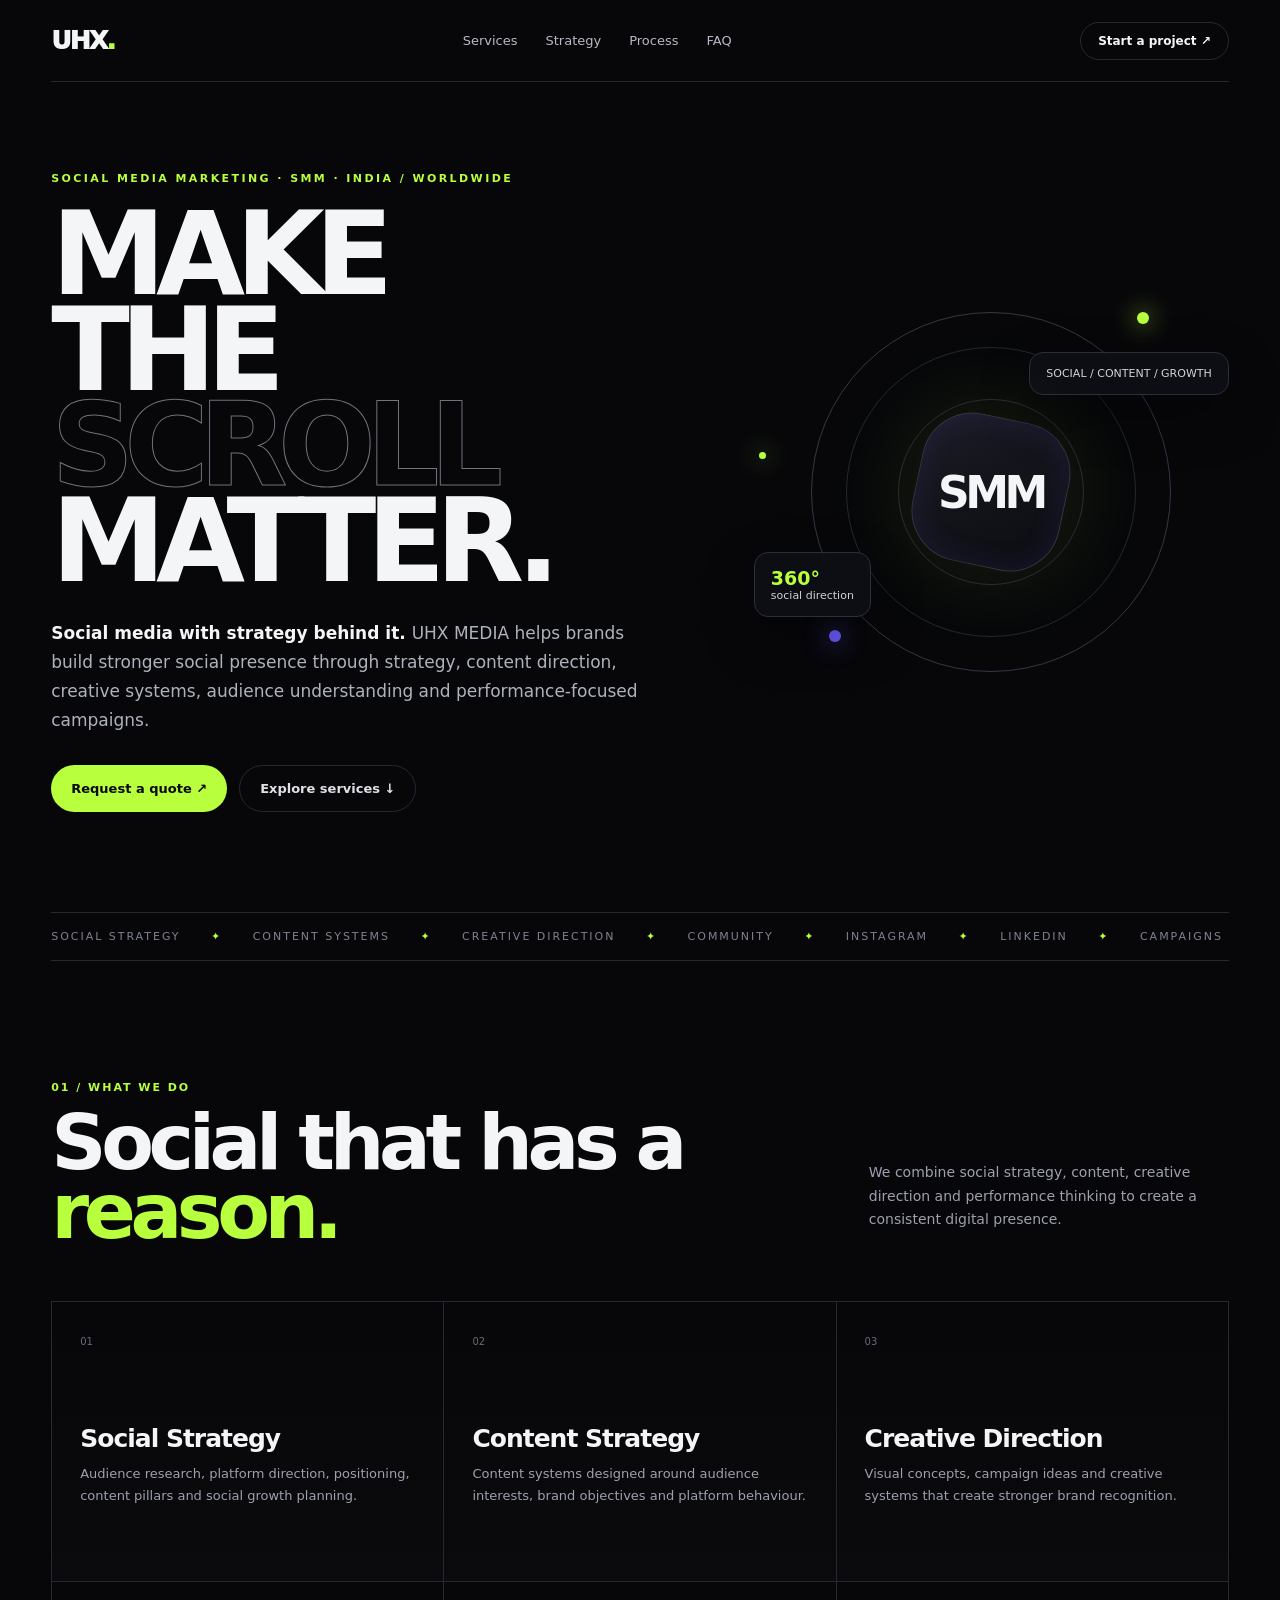
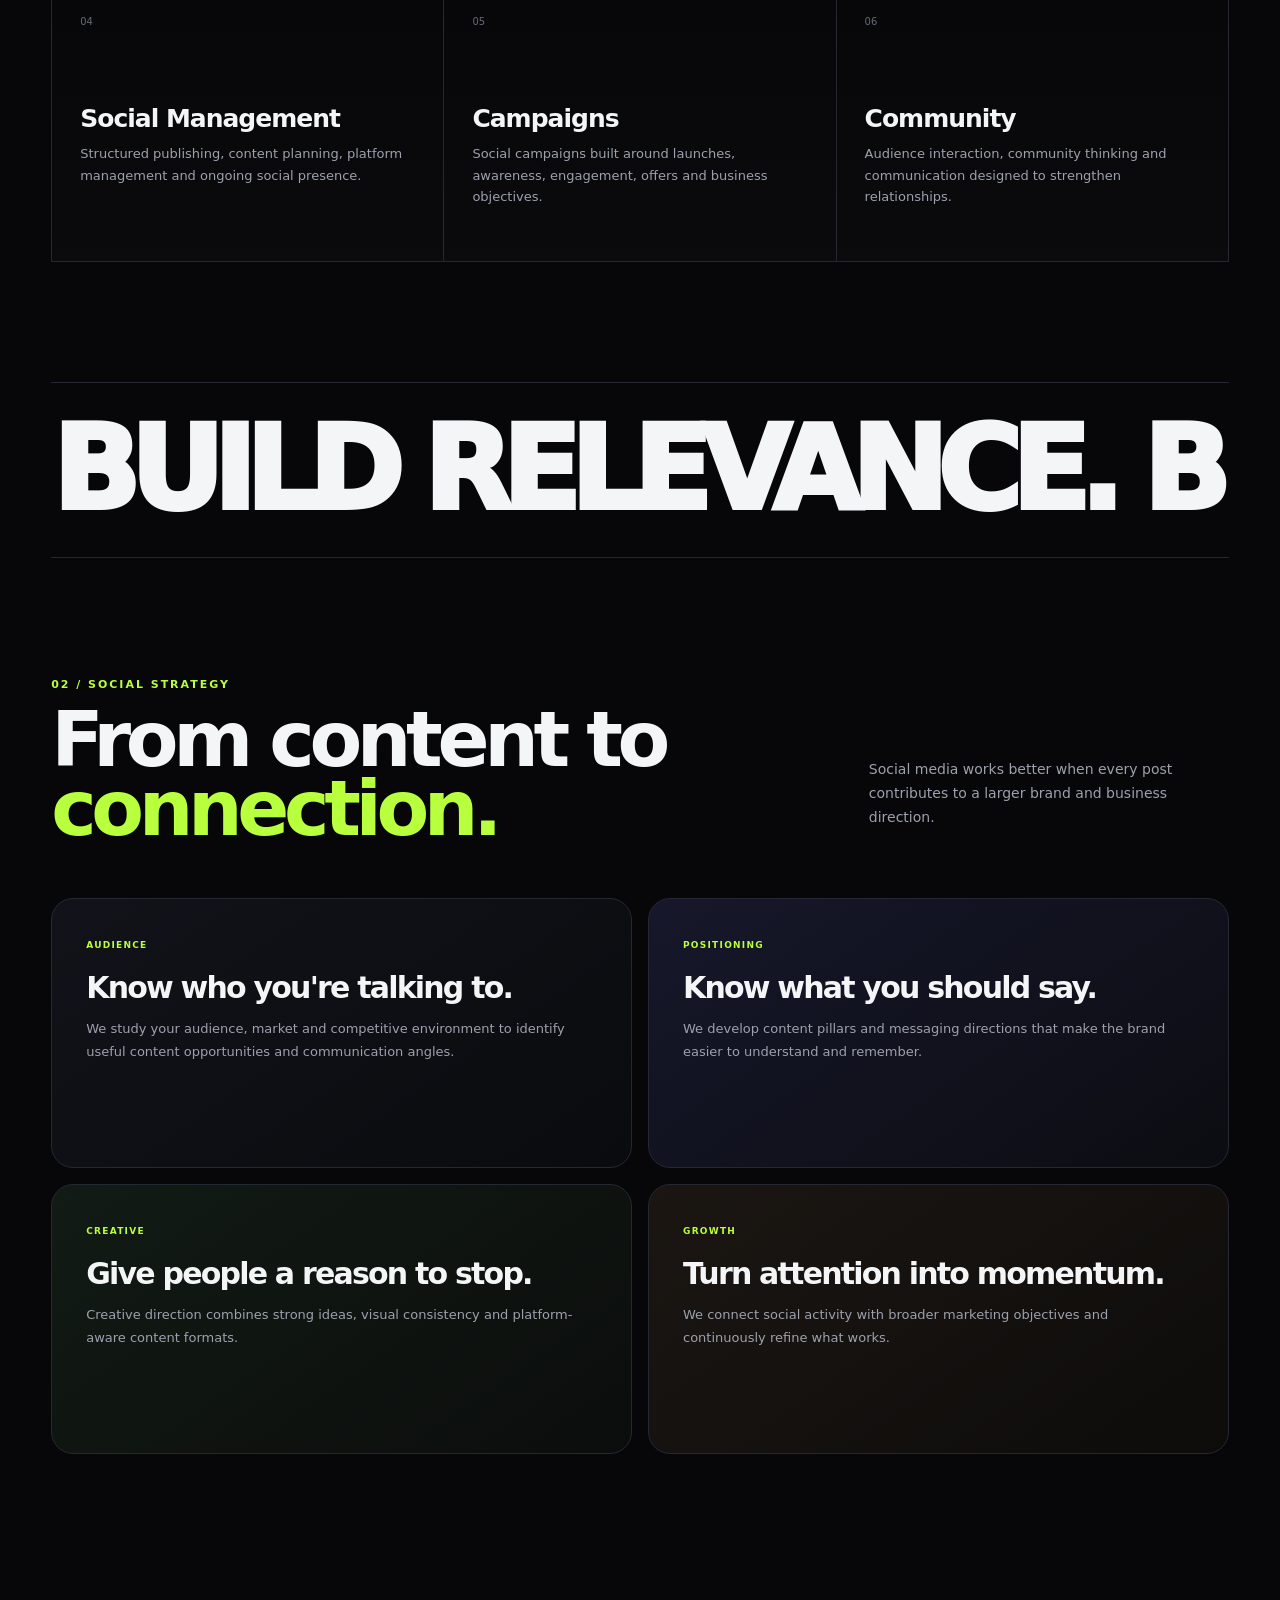
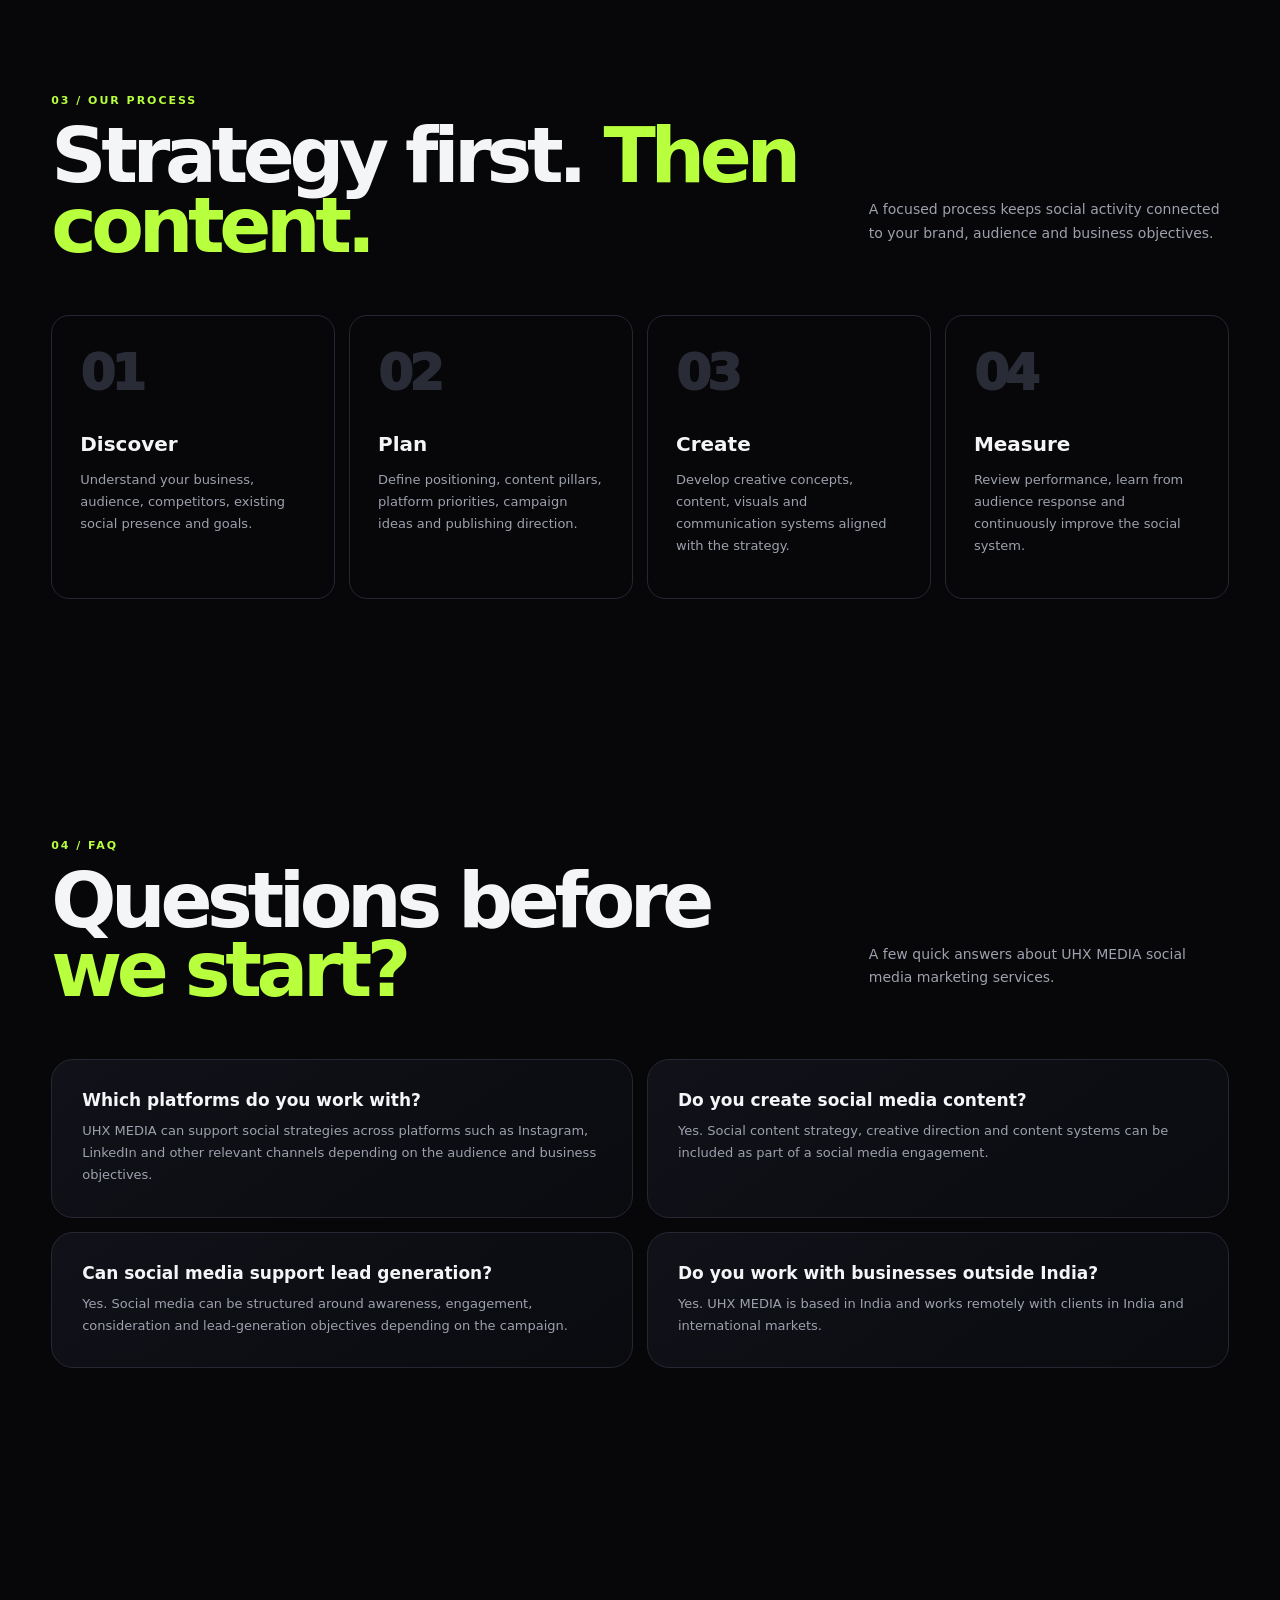
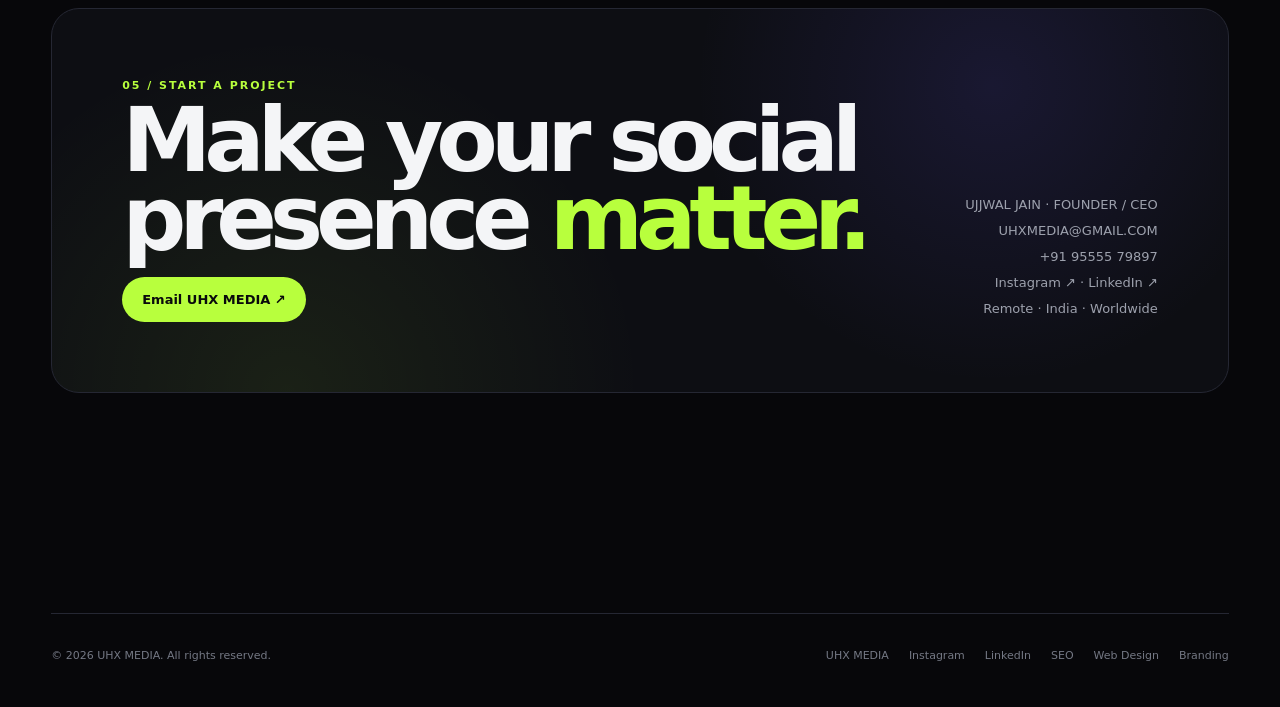
<file: services/social-media-marketing/index.html>
<!doctype html>
<html lang="en">
<head>
<meta charset="utf-8">
<meta name="viewport" content="width=device-width,initial-scale=1">

<title>Social Media Marketing Agency in India | UHX MEDIA</title>

<meta name="description" content="UHX MEDIA is a social media marketing agency in India helping brands grow through social strategy, content, creative direction, community engagement and performance-focused campaigns.">

<meta name="keywords" content="social media marketing agency India, social media marketing services India, SMM agency India, social media agency, Instagram marketing agency, social media management, social media strategy">

<meta name="author" content="Ujjwal Jain — UHX MEDIA">
<meta name="robots" content="index,follow,max-image-preview:large">
<meta name="theme-color" content="#07070a">

<link rel="canonical" href="https://uhxmedia.online/services/social-media-marketing/">
<link rel="icon" href="../../assets/icons/favicon.svg" type="image/svg+xml">

<meta property="og:title" content="Social Media Marketing Agency in India | UHX MEDIA">
<meta property="og:description" content="Social media strategy, content, creative direction and performance-focused campaigns by UHX MEDIA.">
<meta property="og:url" content="https://uhxmedia.online/services/social-media-marketing/">
<meta property="og:type" content="website">
<meta property="og:site_name" content="UHX MEDIA">

<meta name="twitter:card" content="summary">
<meta name="twitter:title" content="Social Media Marketing Agency in India | UHX MEDIA">
<meta name="twitter:description" content="Social media marketing and growth services for brands in India and worldwide.">

<script type="application/ld+json">
{
  "@context":"https://schema.org",
  "@type":"ProfessionalService",
  "name":"UHX MEDIA",
  "alternateName":"Unified Human Experience Media",
  "url":"https://uhxmedia.online/",
  "description":"UHX MEDIA is a remote social media marketing and digital marketing agency from India serving clients in India and worldwide.",
  "founder":{
    "@type":"Person",
    "name":"Ujjwal Jain"
  },
  "areaServed":[
    {
      "@type":"Country",
      "name":"India"
    },
    {
      "@type":"Place",
      "name":"Worldwide"
    }
  ],
  "serviceType":[
    "Social Media Marketing",
    "Social Media Management",
    "Social Media Strategy",
    "Content Strategy",
    "Digital Marketing",
    "SEO",
    "SEM",
    "Branding"
  ],
  "sameAs":[
    "https://www.instagram.com/uhxmedia/",
    "https://www.linkedin.com/company/uhxmedia/"
  ]
}
</script>

<style>
:root{
--bg:#07070a;
--surface:#101117;
--surface2:#151620;
--text:#f4f5f7;
--muted:#9da1ad;
--line:#252733;
--accent:#b8ff3d;
--accent2:#6d5cff;
}
*{box-sizing:border-box}
html{scroll-behavior:smooth}
body{
margin:0;
background:var(--bg);
color:var(--text);
font-family:Inter,ui-sans-serif,system-ui,-apple-system,BlinkMacSystemFont,"Segoe UI",sans-serif;
overflow-x:hidden
}
a{color:inherit;text-decoration:none}
.wrap{width:min(1180px,92%);margin:auto}
.nav{
height:82px;
display:flex;
align-items:center;
justify-content:space-between;
border-bottom:1px solid var(--line);
position:relative;
z-index:5
}
.logo{
font-weight:950;
letter-spacing:-.07em;
font-size:25px
}
.logo span{color:var(--accent)}
.navlinks{
display:flex;
gap:28px;
color:#b7bac4;
font-size:13px
}
.navlinks a:hover{color:var(--text)}
.navcta{
border:1px solid var(--line);
padding:11px 17px;
border-radius:999px;
font-size:12px;
font-weight:800
}
.navcta:hover{
border-color:var(--accent);
color:var(--accent)
}
.hero{
min-height:calc(100vh - 82px);
display:flex;
align-items:center;
padding:90px 0 100px;
position:relative
}
.hero-grid{
display:grid;
grid-template-columns:1.15fr .85fr;
gap:60px;
align-items:center
}
.eyebrow{
font-size:11px;
letter-spacing:.22em;
text-transform:uppercase;
color:var(--accent);
font-weight:900;
margin-bottom:22px
}
.hero h1{
font-size:clamp(58px,9vw,132px);
line-height:.83;
letter-spacing:-.085em;
margin:0
}
.outline{
color:transparent;
-webkit-text-stroke:1px #70727c
}
.accent{color:var(--accent)}
.hero-copy{
max-width:620px;
color:#aeb2bc;
font-size:17px;
line-height:1.7;
margin:30px 0
}
.buttons{
display:flex;
gap:12px;
flex-wrap:wrap
}
.btn{
padding:15px 20px;
border-radius:999px;
font-weight:850;
font-size:13px;
display:inline-flex;
align-items:center;
gap:9px;
transition:.25s
}
.btn.primary{
background:var(--accent);
color:#090a0c
}
.btn.primary:hover{
transform:translateY(-3px);
box-shadow:0 10px 40px rgba(184,255,61,.16)
}
.btn.ghost{
border:1px solid var(--line);
color:#dfe1e6
}
.btn.ghost:hover{border-color:#555967}
.hero-art{
height:500px;
position:relative;
display:grid;
place-items:center
}
.ring{
width:360px;
height:360px;
border:1px solid #343744;
border-radius:50%;
position:absolute;
animation:spin 18s linear infinite
}
.ring:before,
.ring:after{
content:"";
position:absolute;
border-radius:50%;
border:1px solid #242731
}
.ring:before{inset:34px}
.ring:after{inset:86px}
.core{
width:150px;
height:150px;
border-radius:34%;
background:linear-gradient(145deg,#1b1c25,#0b0c10);
border:1px solid #343744;
box-shadow:0 0 90px rgba(184,255,61,.12),inset 0 0 30px rgba(109,92,255,.12);
display:grid;
place-items:center;
transform:rotate(12deg)
}
.core b{
font-size:44px;
letter-spacing:-.1em;
transform:rotate(-12deg)
}
.dot{
position:absolute;
width:12px;
height:12px;
background:var(--accent);
border-radius:50%;
box-shadow:0 0 25px var(--accent)
}
.d1{top:70px;right:80px}
.d2{
bottom:100px;
left:75px;
background:#6d5cff;
box-shadow:0 0 25px #6d5cff
}
.d3{
top:210px;
left:5px;
width:7px;
height:7px
}
.float-card{
position:absolute;
border:1px solid #2c2e39;
background:rgba(16,17,23,.78);
backdrop-filter:blur(12px);
padding:14px 16px;
border-radius:14px;
font-size:11px;
color:#cfd2d9;
box-shadow:0 20px 50px rgba(0,0,0,.35)
}
.fc1{right:0;top:110px}
.fc2{left:0;bottom:125px}
.fc2 strong{
color:var(--accent);
font-size:19px;
display:block
}
.ticker{
border-top:1px solid var(--line);
border-bottom:1px solid var(--line);
overflow:hidden;
white-space:nowrap;
padding:17px 0;
color:#7f838e;
font-size:11px;
letter-spacing:.18em;
text-transform:uppercase
}
.ticker-track{
display:inline-block;
animation:marquee 25s linear infinite
}
.ticker i{
color:var(--accent);
font-style:normal;
margin:0 25px
}
.section{padding:120px 0}
.section-head{
display:flex;
justify-content:space-between;
gap:40px;
align-items:end;
margin-bottom:55px
}
.kicker{
color:var(--accent);
font-size:11px;
letter-spacing:.18em;
text-transform:uppercase;
font-weight:900
}
.section h2{
font-size:clamp(42px,6vw,82px);
line-height:.9;
letter-spacing:-.07em;
margin:14px 0 0;
max-width:760px
}
.section-head p{
max-width:360px;
color:var(--muted);
line-height:1.7;
font-size:14px
}
.services{
display:grid;
grid-template-columns:repeat(3,1fr);
border-top:1px solid var(--line);
border-left:1px solid var(--line)
}
.service{
min-height:280px;
padding:28px;
border-right:1px solid var(--line);
border-bottom:1px solid var(--line);
position:relative;
transition:.35s;
background:linear-gradient(180deg,transparent,rgba(255,255,255,.015))
}
.service:hover{
background:var(--surface);
transform:translateY(-4px)
}
.service .num{
font-size:10px;
color:#666a75
}
.service h3{
font-size:25px;
letter-spacing:-.04em;
margin:75px 0 10px
}
.service p{
font-size:13px;
line-height:1.65;
color:var(--muted);
margin:0
}
.marquee{
font-size:clamp(55px,9vw,125px);
font-weight:950;
letter-spacing:-.09em;
white-space:nowrap;
overflow:hidden;
border-top:1px solid var(--line);
border-bottom:1px solid var(--line);
padding:20px 0
}
.marquee span{
display:inline-block;
animation:marquee 20s linear infinite
}
.grid{
display:grid;
grid-template-columns:1fr 1fr;
gap:16px
}
.card{
border:1px solid var(--line);
border-radius:22px;
padding:34px;
min-height:270px;
background:linear-gradient(145deg,#12131a,#0a0b0e)
}
.card:nth-child(2){
background:linear-gradient(145deg,#16172a,#0c0d12)
}
.card:nth-child(3){
background:linear-gradient(145deg,#121b15,#0b0d0c)
}
.card:nth-child(4){
background:linear-gradient(145deg,#1b1612,#0d0c0b)
}
.card h3{
font-size:30px;
letter-spacing:-.06em;
margin:18px 0 12px
}
.card p{
color:var(--muted);
font-size:13px;
line-height:1.75
}
.card small{
color:var(--accent);
text-transform:uppercase;
letter-spacing:.14em;
font-size:9px;
font-weight:900
}
.process{
display:grid;
grid-template-columns:repeat(4,1fr);
gap:14px
}
.step{
border:1px solid var(--line);
border-radius:18px;
padding:28px;
min-height:230px
}
.step .big{
font-size:50px;
font-weight:950;
letter-spacing:-.08em;
color:#292c36
}
.step h3{
margin:30px 0 8px;
font-size:20px
}
.step p{
color:var(--muted);
font-size:13px;
line-height:1.7
}
.faq{
display:grid;
grid-template-columns:1fr 1fr;
gap:14px
}
.faq-item{
border:1px solid var(--line);
border-radius:22px;
background:linear-gradient(145deg,#111219,#0a0b0f);
padding:30px
}
.faq-item h3{
font-size:17px;
margin:0 0 10px
}
.faq-item p{
color:var(--muted);
font-size:13px;
line-height:1.7;
margin:0
}
.contact{
border:1px solid var(--line);
border-radius:28px;
padding:70px;
display:flex;
justify-content:space-between;
align-items:end;
gap:50px;
background:
radial-gradient(circle at 80% 20%,rgba(109,92,255,.13),transparent 30%),
radial-gradient(circle at 20% 100%,rgba(184,255,61,.08),transparent 35%),
#0d0e13
}
.contact h2{
margin:10px 0 0;
font-size:clamp(50px,7vw,95px);
letter-spacing:-.08em;
line-height:.87
}
.contact-info{
text-align:right;
color:var(--muted);
font-size:13px;
line-height:2
}
.contact-info a:hover{color:var(--accent)}
footer{
padding:35px 0 45px;
border-top:1px solid var(--line);
margin-top:100px
}
.footer-row{
display:flex;
justify-content:space-between;
gap:30px;
color:#747884;
font-size:11px
}
.legal{
display:flex;
gap:20px
}
.legal a:hover{color:#ddd}
.reveal{
opacity:0;
transform:translateY(30px);
transition:opacity .8s ease,transform .8s ease
}
.reveal.on{
opacity:1;
transform:none
}
@keyframes spin{
to{transform:rotate(360deg)}
}
@keyframes marquee{
to{transform:translateX(-50%)}
}
@media(max-width:900px){
.navlinks{display:none}
.hero-grid{grid-template-columns:1fr}
.hero-art{height:390px}
.services{grid-template-columns:1fr 1fr}
.process{grid-template-columns:1fr 1fr}
.section-head{display:block}
.section-head p{margin-top:25px}
.contact{
display:block;
padding:42px
}
.contact-info{
text-align:left;
margin-top:35px
}
}
@media(max-width:560px){
.hero h1{font-size:62px}
.services{grid-template-columns:1fr}
.process,.grid,.faq{grid-template-columns:1fr}
.ring{
width:280px;
height:280px
}
.core{
width:115px;
height:115px
}
.core b{font-size:36px}
.float-card{display:none}
.footer-row{display:block}
.legal{margin-top:18px}
.contact h2{font-size:54px}
}
</style>
</head>

<body>

<div class="wrap">

<header class="nav">
<a class="logo" href="https://uhxmedia.online/">UHX<span>.</span></a>

<nav class="navlinks">
<a href="#services">Services</a>
<a href="#strategy">Strategy</a>
<a href="#process">Process</a>
<a href="#faq">FAQ</a>
</nav>

<a class="navcta" href="#contact">Start a project ↗</a>
</header>

<main>

<section class="hero">
<div class="hero-grid">

<div class="reveal">

<div class="eyebrow">
SOCIAL MEDIA MARKETING · SMM · INDIA / WORLDWIDE
</div>

<h1>
MAKE<br>
THE <span class="outline">SCROLL</span><br>
MATTER.
</h1>

<p class="hero-copy">
<strong style="color:var(--text)">
Social media with strategy behind it.
</strong>
UHX MEDIA helps brands build stronger social presence through strategy, content direction, creative systems, audience understanding and performance-focused campaigns.
</p>

<div class="buttons">
<a class="btn primary" href="#contact">Request a quote ↗</a>
<a class="btn ghost" href="#services">Explore services ↓</a>
</div>

</div>

<div class="hero-art reveal" aria-hidden="true">

<div class="ring"></div>

<div class="core">
<b>SMM</b>
</div>

<span class="dot d1"></span>
<span class="dot d2"></span>
<span class="dot d3"></span>

<div class="float-card fc1">
SOCIAL / CONTENT / GROWTH
</div>

<div class="float-card fc2">
<strong>360°</strong>
social direction
</div>

</div>

</div>
</section>

<div class="ticker">
<div class="ticker-track">
SOCIAL STRATEGY <i>✦</i>
CONTENT SYSTEMS <i>✦</i>
CREATIVE DIRECTION <i>✦</i>
COMMUNITY <i>✦</i>
INSTAGRAM <i>✦</i>
LINKEDIN <i>✦</i>
CAMPAIGNS <i>✦</i>
SOCIAL GROWTH <i>✦</i>
SOCIAL STRATEGY <i>✦</i>
CONTENT SYSTEMS <i>✦</i>
</div>
</div>

<section class="section" id="services">

<div class="section-head reveal">

<div>
<div class="kicker">01 / What we do</div>
<h2>
Social that has a
<span style="color:var(--accent)">reason.</span>
</h2>
</div>

<p>
We combine social strategy, content, creative direction and performance thinking to create a consistent digital presence.
</p>

</div>

<div class="services">

<article class="service reveal">
<span class="num">01</span>
<h3>Social Strategy</h3>
<p>
Audience research, platform direction, positioning, content pillars and social growth planning.
</p>
</article>

<article class="service reveal">
<span class="num">02</span>
<h3>Content Strategy</h3>
<p>
Content systems designed around audience interests, brand objectives and platform behaviour.
</p>
</article>

<article class="service reveal">
<span class="num">03</span>
<h3>Creative Direction</h3>
<p>
Visual concepts, campaign ideas and creative systems that create stronger brand recognition.
</p>
</article>

<article class="service reveal">
<span class="num">04</span>
<h3>Social Management</h3>
<p>
Structured publishing, content planning, platform management and ongoing social presence.
</p>
</article>

<article class="service reveal">
<span class="num">05</span>
<h3>Campaigns</h3>
<p>
Social campaigns built around launches, awareness, engagement, offers and business objectives.
</p>
</article>

<article class="service reveal">
<span class="num">06</span>
<h3>Community</h3>
<p>
Audience interaction, community thinking and communication designed to strengthen relationships.
</p>
</article>

</div>

</section>

<div class="marquee">
<span>
BUILD RELEVANCE. BUILD RECOGNITION. BUILD COMMUNITY.
&nbsp;&nbsp;
BUILD RELEVANCE. BUILD RECOGNITION. BUILD COMMUNITY.
&nbsp;&nbsp;
</span>
</div>

<section class="section" id="strategy">

<div class="section-head reveal">

<div>
<div class="kicker">02 / Social strategy</div>
<h2>
From content
to <span style="color:var(--accent)">connection.</span>
</h2>
</div>

<p>
Social media works better when every post contributes to a larger brand and business direction.
</p>

</div>

<div class="grid">

<article class="card reveal">
<small>Audience</small>
<h3>Know who you're talking to.</h3>
<p>
We study your audience, market and competitive environment to identify useful content opportunities and communication angles.
</p>
</article>

<article class="card reveal">
<small>Positioning</small>
<h3>Know what you should say.</h3>
<p>
We develop content pillars and messaging directions that make the brand easier to understand and remember.
</p>
</article>

<article class="card reveal">
<small>Creative</small>
<h3>Give people a reason to stop.</h3>
<p>
Creative direction combines strong ideas, visual consistency and platform-aware content formats.
</p>
</article>

<article class="card reveal">
<small>Growth</small>
<h3>Turn attention into momentum.</h3>
<p>
We connect social activity with broader marketing objectives and continuously refine what works.
</p>
</article>

</div>

</section>

<section class="section" id="process">

<div class="section-head reveal">

<div>
<div class="kicker">03 / Our process</div>
<h2>
Strategy first.
<span style="color:var(--accent)">Then content.</span>
</h2>
</div>

<p>
A focused process keeps social activity connected to your brand, audience and business objectives.
</p>

</div>

<div class="process">

<article class="step reveal">
<div class="big">01</div>
<h3>Discover</h3>
<p>
Understand your business, audience, competitors, existing social presence and goals.
</p>
</article>

<article class="step reveal">
<div class="big">02</div>
<h3>Plan</h3>
<p>
Define positioning, content pillars, platform priorities, campaign ideas and publishing direction.
</p>
</article>

<article class="step reveal">
<div class="big">03</div>
<h3>Create</h3>
<p>
Develop creative concepts, content, visuals and communication systems aligned with the strategy.
</p>
</article>

<article class="step reveal">
<div class="big">04</div>
<h3>Measure</h3>
<p>
Review performance, learn from audience response and continuously improve the social system.
</p>
</article>

</div>

</section>

<section class="section" id="faq">

<div class="section-head reveal">

<div>
<div class="kicker">04 / FAQ</div>
<h2>
Questions before
<span style="color:var(--accent)">we start?</span>
</h2>
</div>

<p>
A few quick answers about UHX MEDIA social media marketing services.
</p>

</div>

<div class="faq">

<article class="faq-item reveal">
<h3>Which platforms do you work with?</h3>
<p>
UHX MEDIA can support social strategies across platforms such as Instagram, LinkedIn and other relevant channels depending on the audience and business objectives.
</p>
</article>

<article class="faq-item reveal">
<h3>Do you create social media content?</h3>
<p>
Yes. Social content strategy, creative direction and content systems can be included as part of a social media engagement.
</p>
</article>

<article class="faq-item reveal">
<h3>Can social media support lead generation?</h3>
<p>
Yes. Social media can be structured around awareness, engagement, consideration and lead-generation objectives depending on the campaign.
</p>
</article>

<article class="faq-item reveal">
<h3>Do you work with businesses outside India?</h3>
<p>
Yes. UHX MEDIA is based in India and works remotely with clients in India and international markets.
</p>
</article>

</div>

</section>

<section class="section" id="contact">

<div class="contact reveal">

<div>
<div class="kicker">05 / Start a project</div>

<h2>
Make your
social presence
<span style="color:var(--accent)">matter.</span>
</h2>

<br>

<a class="btn primary" href="mailto:UHXMEDIA@GMAIL.COM?subject=Social%20Media%20Marketing%20Enquiry">
Email UHX MEDIA ↗
</a>

</div>

<div class="contact-info">

<div>UJJWAL JAIN · FOUNDER / CEO</div>

<div>
<a href="mailto:UHXMEDIA@GMAIL.COM">
UHXMEDIA@GMAIL.COM
</a>
</div>

<div>
<a href="tel:+919555579897">
+91 95555 79897
</a>
</div>

<div>
<a href="https://www.instagram.com/uhxmedia/" target="_blank" rel="noopener">
Instagram ↗
</a>
·
<a href="https://www.linkedin.com/company/uhxmedia/" target="_blank" rel="noopener">
LinkedIn ↗
</a>
</div>

<div>Remote · India · Worldwide</div>

</div>

</div>

</section>

</main>

<footer>

<div class="footer-row">

<div>
© 2026 UHX MEDIA. All rights reserved.
</div>

<div class="legal">

<a href="https://uhxmedia.online/">UHX MEDIA</a>

<a href="https://www.instagram.com/uhxmedia/" target="_blank" rel="noopener noreferrer">
Instagram
</a>

<a href="https://www.linkedin.com/company/uhxmedia/" target="_blank" rel="noopener noreferrer">
LinkedIn
</a>

<a href="https://uhxmedia.online/services/seo/">
SEO
</a>

<a href="https://uhxmedia.online/services/web-design/">
Web Design
</a>

<a href="https://uhxmedia.online/services/branding/">
Branding
</a>

</div>

</div>

</footer>

</div>

<script>
const obs=new IntersectionObserver(
entries=>entries.forEach(e=>{
if(e.isIntersecting)e.target.classList.add('on')
}),
{threshold:.12}
);

document.querySelectorAll('.reveal').forEach(el=>obs.observe(el));

document.querySelectorAll('a[href^="#"]').forEach(a=>{
a.addEventListener('click',e=>{
const target=document.querySelector(a.getAttribute('href'));
if(target){
e.preventDefault();
target.scrollIntoView({
behavior:window.matchMedia('(prefers-reduced-motion: reduce)').matches?'auto':'smooth',
block:'start'
});
}
});
});
</script>

</body>
</html>
</file>
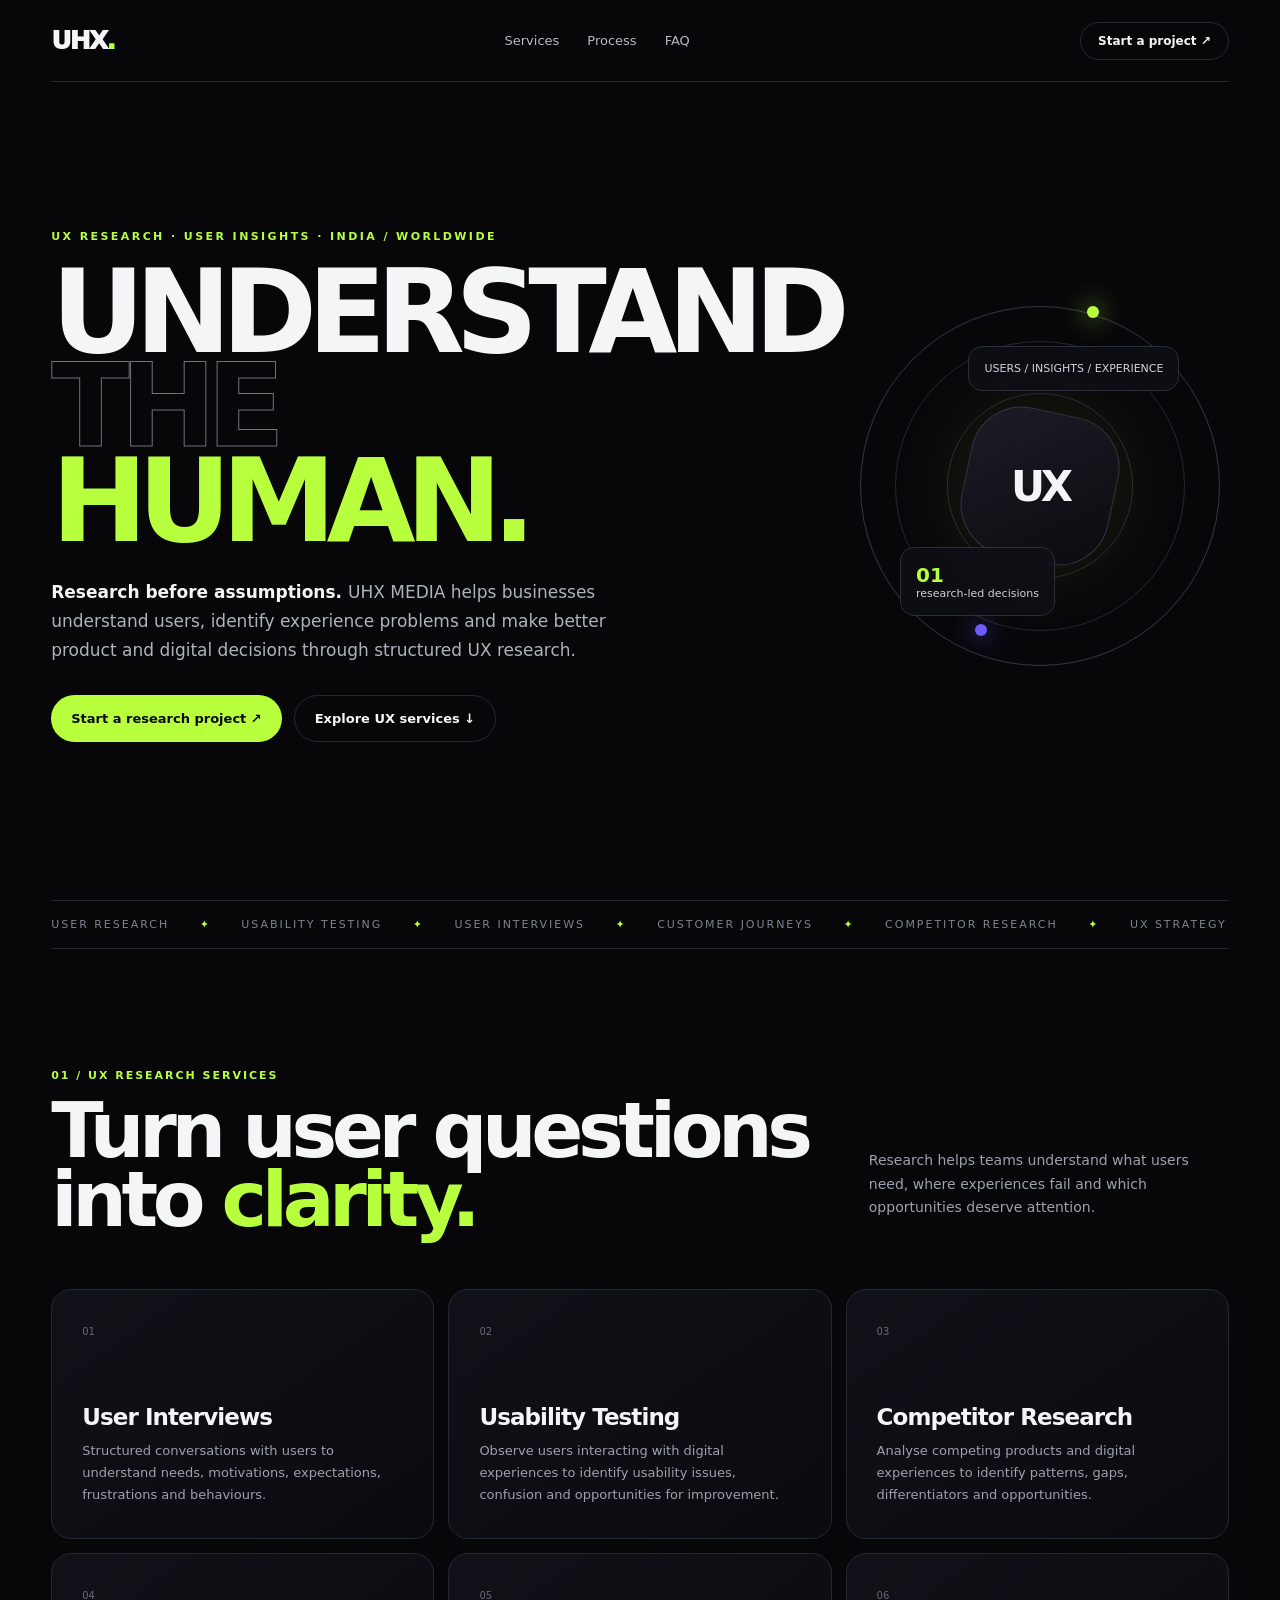
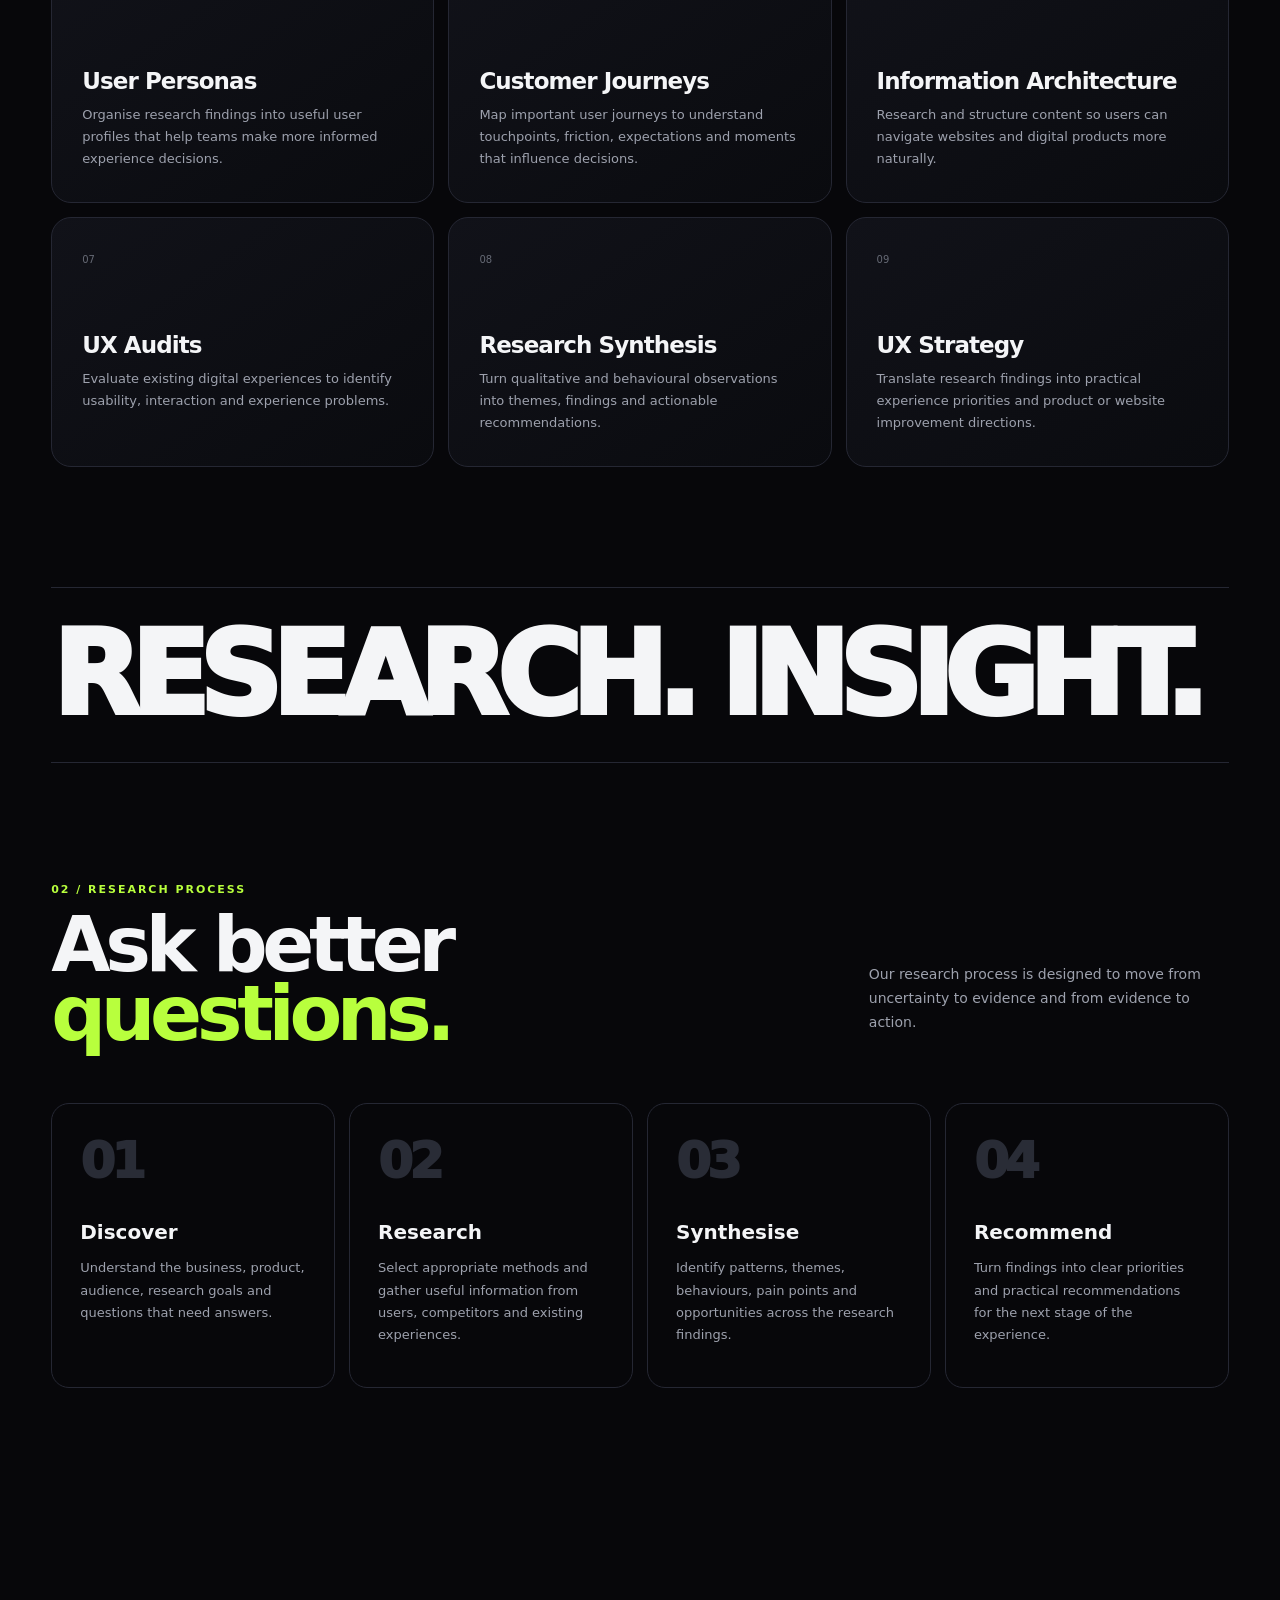
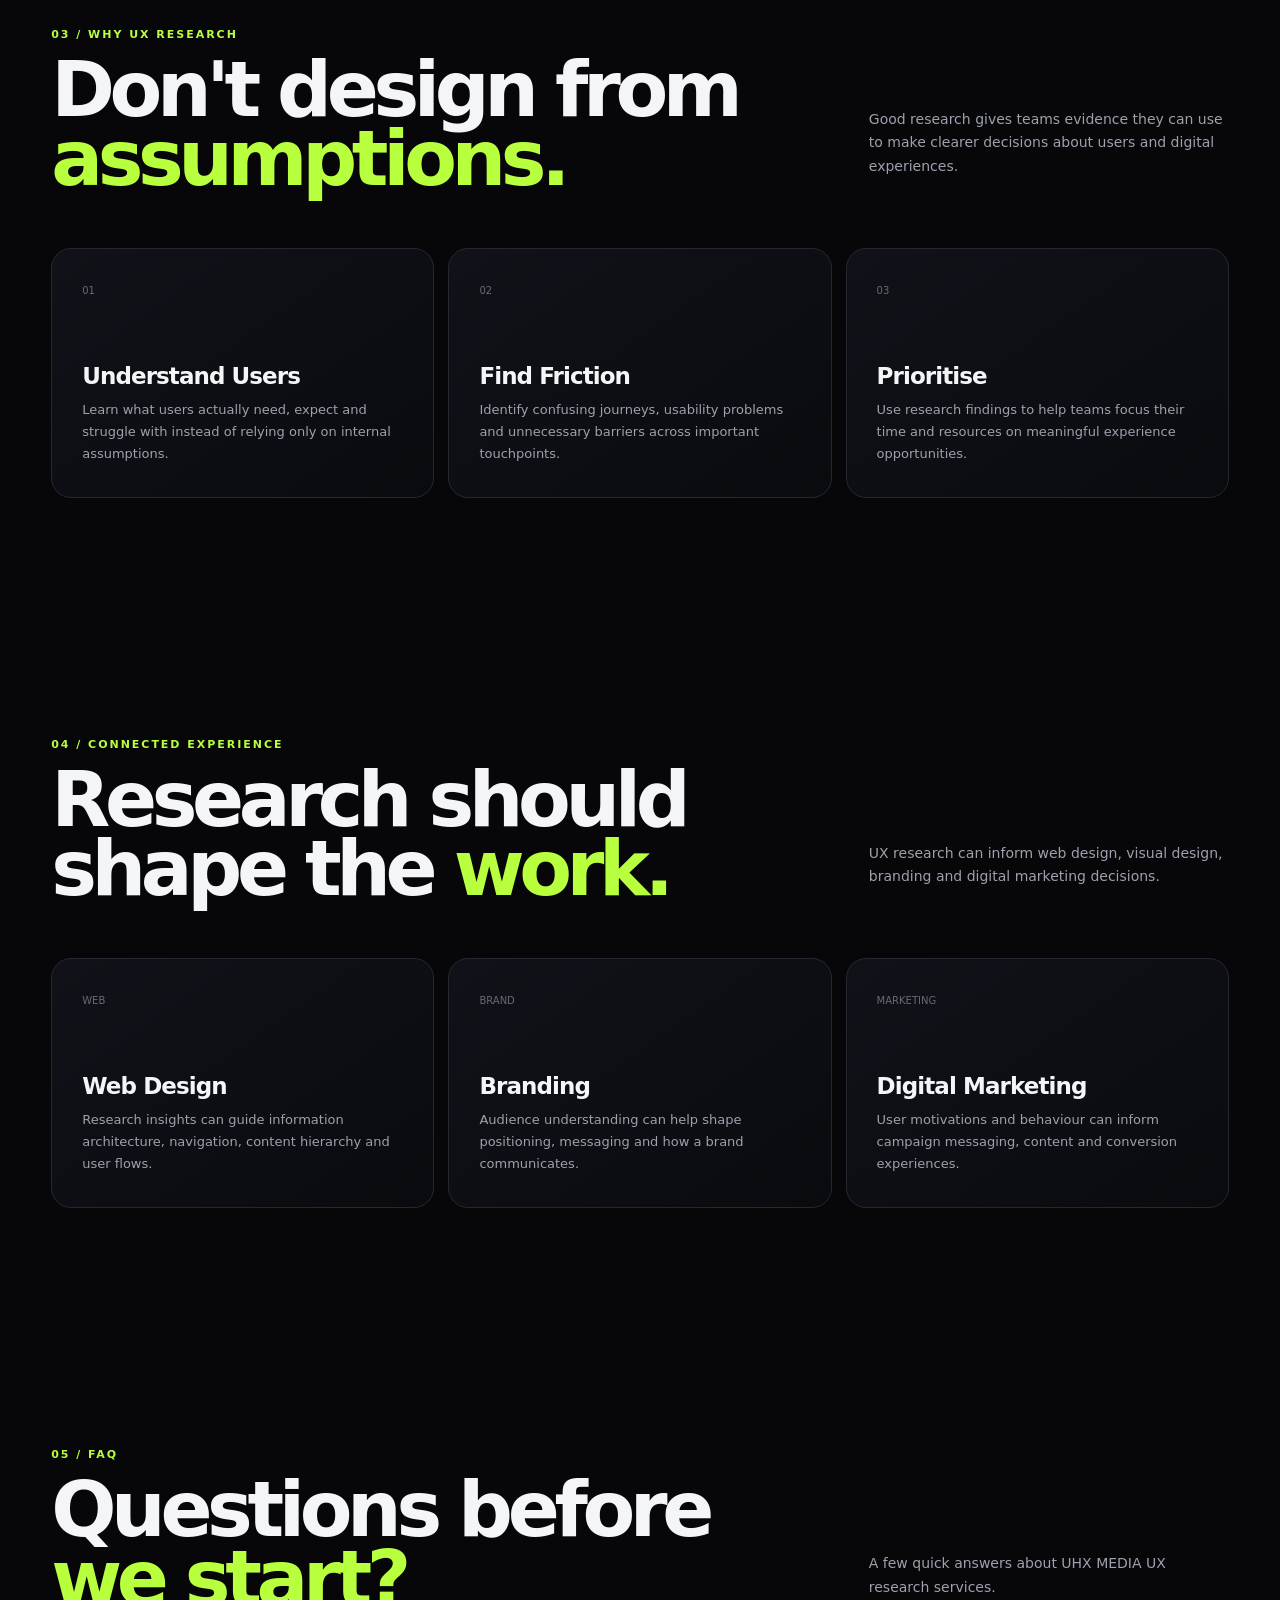
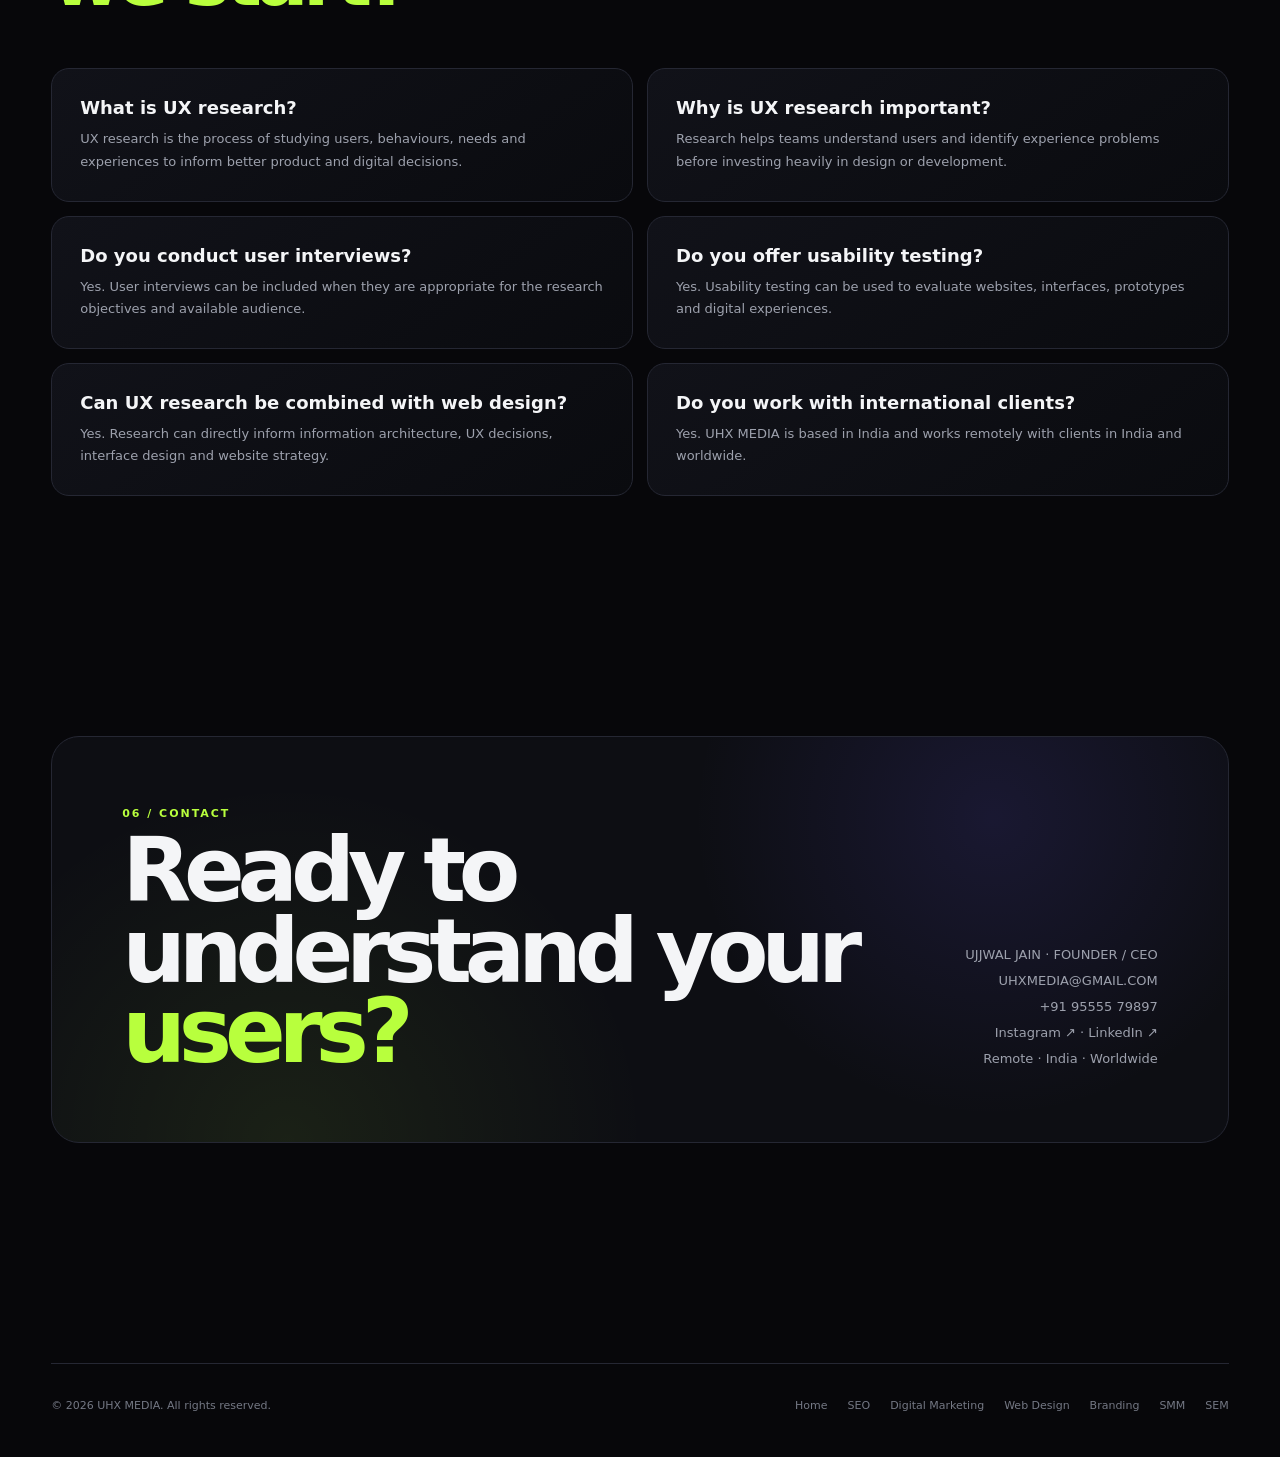
<file: services/ux-research/index.html>
<!doctype html>
<html lang="en">
<head>
<meta charset="utf-8">
<meta name="viewport" content="width=device-width,initial-scale=1">

<title>UX Research Agency in India | UHX MEDIA</title>

<meta name="description" content="UHX MEDIA is a UX research agency in India helping businesses understand users through research, interviews, usability testing, competitor analysis, customer journeys and experience strategy.">

<meta name="keywords" content="UX research agency India, UX research services India, user experience research, UX agency India, usability testing, user research agency, customer journey research, user experience strategy">

<meta name="author" content="Ujjwal Jain — UHX MEDIA">
<meta name="robots" content="index,follow,max-image-preview:large">
<meta name="theme-color" content="#07070a">

<link rel="canonical" href="https://uhxmedia.online/services/ux-research/">
<link rel="icon" href="../../assets/icons/favicon.svg" type="image/svg+xml">

<meta property="og:title" content="UX Research Agency in India | UHX MEDIA">
<meta property="og:description" content="User research, usability testing, customer journeys and UX strategy from UHX MEDIA.">
<meta property="og:type" content="website">
<meta property="og:url" content="https://uhxmedia.online/services/ux-research/">

<meta name="twitter:card" content="summary_large_image">
<meta name="twitter:title" content="UX Research Agency in India | UHX MEDIA">
<meta name="twitter:description" content="UX research and user experience strategy for businesses in India and worldwide.">

<script type="application/ld+json">
{
  "@context":"https://schema.org",
  "@type":"ProfessionalService",
  "name":"UHX MEDIA",
  "alternateName":"Unified Human Experience Media",
  "url":"https://uhxmedia.online/services/ux-research/",
  "description":"UX research agency providing user research, interviews, usability testing, competitor analysis, customer journey research and experience strategy.",
  "founder":{
    "@type":"Person",
    "name":"Ujjwal Jain"
  },
  "areaServed":[
    {
      "@type":"Country",
      "name":"India"
    },
    {
      "@type":"Place",
      "name":"Worldwide"
    }
  ],
  "sameAs":[
    "https://www.instagram.com/uhxmedia/",
    "https://www.linkedin.com/company/uhxmedia/"
  ],
  "serviceType":[
    "UX Research",
    "User Research",
    "Usability Testing",
    "Customer Journey Research",
    "UX Strategy",
    "Competitor Research"
  ]
}
</script>

<style>
:root{
--bg:#07070a;
--surface:#101117;
--text:#f4f5f7;
--muted:#9da1ad;
--line:#252733;
--accent:#b8ff3d;
--purple:#6d5cff
}

*{box-sizing:border-box}

html{scroll-behavior:smooth}

body{
margin:0;
background:var(--bg);
color:var(--text);
font-family:Inter,ui-sans-serif,system-ui,-apple-system,BlinkMacSystemFont,"Segoe UI",sans-serif;
overflow-x:hidden
}

a{color:inherit;text-decoration:none}

.wrap{width:min(1180px,92%);margin:auto}

.nav{
height:82px;
display:flex;
align-items:center;
justify-content:space-between;
border-bottom:1px solid var(--line)
}

.logo{
font-size:25px;
font-weight:950;
letter-spacing:-.07em
}

.logo span{color:var(--accent)}

.navlinks{
display:flex;
gap:28px;
font-size:13px;
color:#b7bac4
}

.navlinks a:hover{color:white}

.navcta{
border:1px solid var(--line);
padding:11px 17px;
border-radius:999px;
font-size:12px;
font-weight:800
}

.navcta:hover{
border-color:var(--accent);
color:var(--accent)
}

.hero{
min-height:calc(100vh - 82px);
display:flex;
align-items:center;
padding:90px 0 100px
}

.hero-grid{
display:grid;
grid-template-columns:1.15fr .85fr;
gap:60px;
align-items:center
}

.eyebrow{
font-size:11px;
letter-spacing:.22em;
text-transform:uppercase;
color:var(--accent);
font-weight:900;
margin-bottom:22px
}

h1{
font-size:clamp(58px,9vw,130px);
line-height:.82;
letter-spacing:-.085em;
margin:0
}

.outline{
color:transparent;
-webkit-text-stroke:1px #70727c
}

.accent{color:var(--accent)}

.hero-copy{
max-width:600px;
color:#aeb2bc;
font-size:17px;
line-height:1.7;
margin:30px 0
}

.buttons{
display:flex;
gap:12px;
flex-wrap:wrap
}

.btn{
padding:15px 20px;
border-radius:999px;
font-weight:850;
font-size:13px;
display:inline-flex;
align-items:center;
gap:9px;
transition:.25s
}

.primary{
background:var(--accent);
color:#090a0c
}

.primary:hover{
transform:translateY(-3px);
box-shadow:0 10px 40px rgba(184,255,61,.16)
}

.ghost{
border:1px solid var(--line)
}

.ghost:hover{border-color:#555967}

.hero-art{
height:500px;
position:relative;
display:grid;
place-items:center
}

.ring{
width:360px;
height:360px;
border:1px solid #343744;
border-radius:50%;
position:absolute;
animation:spin 18s linear infinite
}

.ring:before,
.ring:after{
content:"";
position:absolute;
border-radius:50%;
border:1px solid #242731
}

.ring:before{inset:34px}
.ring:after{inset:86px}

.core{
width:150px;
height:150px;
border-radius:34%;
background:linear-gradient(145deg,#1b1c25,#0b0c10);
border:1px solid #343744;
box-shadow:0 0 90px rgba(184,255,61,.12);
display:grid;
place-items:center;
transform:rotate(12deg)
}

.core b{
font-size:42px;
letter-spacing:-.1em;
transform:rotate(-12deg)
}

.dot{
position:absolute;
width:12px;
height:12px;
background:var(--accent);
border-radius:50%;
box-shadow:0 0 25px var(--accent)
}

.d1{top:70px;right:80px}
.d2{
bottom:100px;
left:75px;
background:var(--purple);
box-shadow:0 0 25px var(--purple)
}

.card-float{
position:absolute;
border:1px solid #2c2e39;
background:rgba(16,17,23,.8);
backdrop-filter:blur(12px);
padding:15px;
border-radius:14px;
font-size:11px;
color:#cfd2d9
}

.fc1{right:0;top:110px}

.fc2{left:0;bottom:120px}

.fc2 strong{
display:block;
font-size:20px;
color:var(--accent)
}

.ticker{
border-top:1px solid var(--line);
border-bottom:1px solid var(--line);
overflow:hidden;
white-space:nowrap;
padding:17px 0;
color:#7f838e;
font-size:11px;
letter-spacing:.18em
}

.ticker span{
display:inline-block;
animation:marquee 24s linear infinite
}

.ticker i{
color:var(--accent);
font-style:normal;
margin:0 25px
}

.section{padding:120px 0}

.section-head{
display:flex;
justify-content:space-between;
gap:40px;
align-items:end;
margin-bottom:55px
}

.kicker{
color:var(--accent);
font-size:11px;
letter-spacing:.18em;
text-transform:uppercase;
font-weight:900
}

h2{
font-size:clamp(42px,6vw,82px);
line-height:.9;
letter-spacing:-.07em;
margin:14px 0 0;
max-width:760px
}

.section-head p{
max-width:360px;
color:var(--muted);
line-height:1.7;
font-size:14px
}

.grid{
display:grid;
grid-template-columns:repeat(3,1fr);
gap:14px
}

.card{
border:1px solid var(--line);
border-radius:20px;
padding:30px;
min-height:250px;
background:linear-gradient(145deg,#111219,#0a0b0f);
transition:.3s
}

.card:hover{
transform:translateY(-5px);
border-color:#3a3d48
}

.card .num{
font-size:10px;
color:#666a75
}

.card h3{
font-size:23px;
letter-spacing:-.04em;
margin:65px 0 10px
}

.card p{
color:var(--muted);
font-size:13px;
line-height:1.7;
margin:0
}

.marquee{
font-size:clamp(55px,9vw,125px);
font-weight:950;
letter-spacing:-.09em;
white-space:nowrap;
overflow:hidden;
border-top:1px solid var(--line);
border-bottom:1px solid var(--line);
padding:20px 0
}

.marquee span{
display:inline-block;
animation:marquee 20s linear infinite
}

.process{
display:grid;
grid-template-columns:repeat(4,1fr);
gap:14px
}

.step{
border:1px solid var(--line);
border-radius:18px;
padding:28px;
min-height:240px
}

.step .big{
font-size:50px;
font-weight:950;
letter-spacing:-.08em;
color:#292c36
}

.step h3{
margin:30px 0 8px;
font-size:20px
}

.step p{
color:var(--muted);
font-size:13px;
line-height:1.7
}

.faq{
display:grid;
grid-template-columns:1fr 1fr;
gap:14px
}

.faq-item{
border:1px solid var(--line);
border-radius:18px;
padding:28px;
background:linear-gradient(145deg,#111219,#0a0b0f)
}

.faq-item h3{
font-size:18px;
margin:0 0 10px
}

.faq-item p{
color:var(--muted);
font-size:13px;
line-height:1.7;
margin:0
}

.contact{
border:1px solid var(--line);
border-radius:28px;
padding:70px;
display:flex;
justify-content:space-between;
align-items:end;
gap:50px;
background:
radial-gradient(circle at 80% 20%,rgba(109,92,255,.13),transparent 30%),
radial-gradient(circle at 20% 100%,rgba(184,255,61,.08),transparent 35%),
#0d0e13
}

.contact h2{
margin:10px 0 0;
font-size:clamp(50px,7vw,95px);
letter-spacing:-.08em
}

.contact-info{
text-align:right;
color:var(--muted);
font-size:13px;
line-height:2
}

.contact-info a:hover{color:var(--accent)}

footer{
padding:35px 0 45px;
border-top:1px solid var(--line);
margin-top:100px
}

.footer-row{
display:flex;
justify-content:space-between;
gap:30px;
color:#747884;
font-size:11px
}

.legal{
display:flex;
gap:20px;
flex-wrap:wrap
}

.legal a:hover{color:white}

.reveal{
opacity:0;
transform:translateY(30px);
transition:.8s
}

.reveal.on{
opacity:1;
transform:none
}

@keyframes spin{
to{transform:rotate(360deg)}
}

@keyframes marquee{
to{transform:translateX(-50%)}
}

@media(max-width:900px){

.navlinks{display:none}

.hero-grid{
grid-template-columns:1fr
}

.hero-art{height:390px}

.grid{
grid-template-columns:1fr 1fr
}

.process{
grid-template-columns:1fr 1fr
}

.section-head{
display:block
}

.section-head p{
margin-top:25px
}

.contact{
display:block;
padding:42px
}

.contact-info{
text-align:left;
margin-top:35px
}

}

@media(max-width:600px){

h1{font-size:62px}

.grid,
.process,
.faq{
grid-template-columns:1fr
}

.ring{
width:280px;
height:280px
}

.core{
width:115px;
height:115px
}

.core b{font-size:34px}

.card-float{display:none}

.footer-row{display:block}

.legal{margin-top:18px}

.contact h2{font-size:54px}

}

@media(prefers-reduced-motion:reduce){

html{scroll-behavior:auto}

.ring,
.ticker span,
.marquee span{
animation:none
}

.reveal{
transition:none
}

}

</style>
</head>

<body>

<div class="wrap">

<header class="nav">

<a class="logo" href="https://uhxmedia.online/">
UHX<span>.</span>
</a>

<nav class="navlinks">
<a href="#services">Services</a>
<a href="#process">Process</a>
<a href="#faq">FAQ</a>
</nav>

<a class="navcta" href="#contact">
Start a project ↗
</a>

</header>

<main>

<section class="hero">

<div class="hero-grid">

<div class="reveal">

<div class="eyebrow">
UX RESEARCH · USER INSIGHTS · INDIA / WORLDWIDE
</div>

<h1>
UNDERSTAND<br>
<span class="outline">THE</span><br>
<span class="accent">HUMAN.</span>
</h1>

<p class="hero-copy">
<strong style="color:var(--text)">
Research before assumptions.
</strong>
UHX MEDIA helps businesses understand users, identify experience problems and make better product and digital decisions through structured UX research.
</p>

<div class="buttons">

<a class="btn primary" href="#contact">
Start a research project ↗
</a>

<a class="btn ghost" href="#services">
Explore UX services ↓
</a>

</div>

</div>

<div class="hero-art">

<div class="ring"></div>

<div class="core">
<b>UX</b>
</div>

<span class="dot d1"></span>
<span class="dot d2"></span>

<div class="card-float fc1">
USERS / INSIGHTS / EXPERIENCE
</div>

<div class="card-float fc2">
<strong>01</strong>
research-led decisions
</div>

</div>

</div>

</section>

<div class="ticker">
<span>
USER RESEARCH <i>✦</i>
USABILITY TESTING <i>✦</i>
USER INTERVIEWS <i>✦</i>
CUSTOMER JOURNEYS <i>✦</i>
COMPETITOR RESEARCH <i>✦</i>
UX STRATEGY <i>✦</i>
USER RESEARCH <i>✦</i>
</span>
</div>

<section class="section" id="services">

<div class="section-head reveal">

<div>

<div class="kicker">
01 / UX Research Services
</div>

<h2>
Turn user
questions into
<span style="color:var(--accent)">clarity.</span>
</h2>

</div>

<p>
Research helps teams understand what users need, where experiences fail and which opportunities deserve attention.
</p>

</div>

<div class="grid">

<article class="card reveal">
<span class="num">01</span>
<h3>User Interviews</h3>
<p>
Structured conversations with users to understand needs, motivations, expectations, frustrations and behaviours.
</p>
</article>

<article class="card reveal">
<span class="num">02</span>
<h3>Usability Testing</h3>
<p>
Observe users interacting with digital experiences to identify usability issues, confusion and opportunities for improvement.
</p>
</article>

<article class="card reveal">
<span class="num">03</span>
<h3>Competitor Research</h3>
<p>
Analyse competing products and digital experiences to identify patterns, gaps, differentiators and opportunities.
</p>
</article>

<article class="card reveal">
<span class="num">04</span>
<h3>User Personas</h3>
<p>
Organise research findings into useful user profiles that help teams make more informed experience decisions.
</p>
</article>

<article class="card reveal">
<span class="num">05</span>
<h3>Customer Journeys</h3>
<p>
Map important user journeys to understand touchpoints, friction, expectations and moments that influence decisions.
</p>
</article>

<article class="card reveal">
<span class="num">06</span>
<h3>Information Architecture</h3>
<p>
Research and structure content so users can navigate websites and digital products more naturally.
</p>
</article>

<article class="card reveal">
<span class="num">07</span>
<h3>UX Audits</h3>
<p>
Evaluate existing digital experiences to identify usability, interaction and experience problems.
</p>
</article>

<article class="card reveal">
<span class="num">08</span>
<h3>Research Synthesis</h3>
<p>
Turn qualitative and behavioural observations into themes, findings and actionable recommendations.
</p>
</article>

<article class="card reveal">
<span class="num">09</span>
<h3>UX Strategy</h3>
<p>
Translate research findings into practical experience priorities and product or website improvement directions.
</p>
</article>

</div>

</section>

<div class="marquee">
<span>
RESEARCH. INSIGHT. EXPERIENCE. &nbsp;&nbsp;
RESEARCH. INSIGHT. EXPERIENCE. &nbsp;&nbsp;
</span>
</div>

<section class="section" id="process">

<div class="section-head reveal">

<div>

<div class="kicker">
02 / Research Process
</div>

<h2>
Ask better
<span style="color:var(--accent)">questions.</span>
</h2>

</div>

<p>
Our research process is designed to move from uncertainty to evidence and from evidence to action.
</p>

</div>

<div class="process">

<article class="step reveal">
<div class="big">01</div>
<h3>Discover</h3>
<p>
Understand the business, product, audience, research goals and questions that need answers.
</p>
</article>

<article class="step reveal">
<div class="big">02</div>
<h3>Research</h3>
<p>
Select appropriate methods and gather useful information from users, competitors and existing experiences.
</p>
</article>

<article class="step reveal">
<div class="big">03</div>
<h3>Synthesise</h3>
<p>
Identify patterns, themes, behaviours, pain points and opportunities across the research findings.
</p>
</article>

<article class="step reveal">
<div class="big">04</div>
<h3>Recommend</h3>
<p>
Turn findings into clear priorities and practical recommendations for the next stage of the experience.
</p>
</article>

</div>

</section>

<section class="section">

<div class="section-head reveal">

<div>

<div class="kicker">
03 / Why UX Research
</div>

<h2>
Don't design from
<span style="color:var(--accent)">assumptions.</span>
</h2>

</div>

<p>
Good research gives teams evidence they can use to make clearer decisions about users and digital experiences.
</p>

</div>

<div class="grid">

<article class="card reveal">
<span class="num">01</span>
<h3>Understand Users</h3>
<p>
Learn what users actually need, expect and struggle with instead of relying only on internal assumptions.
</p>
</article>

<article class="card reveal">
<span class="num">02</span>
<h3>Find Friction</h3>
<p>
Identify confusing journeys, usability problems and unnecessary barriers across important touchpoints.
</p>
</article>

<article class="card reveal">
<span class="num">03</span>
<h3>Prioritise</h3>
<p>
Use research findings to help teams focus their time and resources on meaningful experience opportunities.
</p>
</article>

</div>

</section>

<section class="section">

<div class="section-head reveal">

<div>

<div class="kicker">
04 / Connected Experience
</div>

<h2>
Research should
shape the <span style="color:var(--accent)">work.</span>
</h2>

</div>

<p>
UX research can inform web design, visual design, branding and digital marketing decisions.
</p>

</div>

<div class="grid">

<article class="card reveal">
<span class="num">WEB</span>
<h3>Web Design</h3>
<p>
Research insights can guide information architecture, navigation, content hierarchy and user flows.
</p>
</article>

<article class="card reveal">
<span class="num">BRAND</span>
<h3>Branding</h3>
<p>
Audience understanding can help shape positioning, messaging and how a brand communicates.
</p>
</article>

<article class="card reveal">
<span class="num">MARKETING</span>
<h3>Digital Marketing</h3>
<p>
User motivations and behaviour can inform campaign messaging, content and conversion experiences.
</p>
</article>

</div>

</section>

<section class="section" id="faq">

<div class="section-head reveal">

<div>

<div class="kicker">
05 / FAQ
</div>

<h2>
Questions before
<span style="color:var(--accent)">we start?</span>
</h2>

</div>

<p>
A few quick answers about UHX MEDIA UX research services.
</p>

</div>

<div class="faq">

<article class="faq-item reveal">
<h3>What is UX research?</h3>
<p>
UX research is the process of studying users, behaviours, needs and experiences to inform better product and digital decisions.
</p>
</article>

<article class="faq-item reveal">
<h3>Why is UX research important?</h3>
<p>
Research helps teams understand users and identify experience problems before investing heavily in design or development.
</p>
</article>

<article class="faq-item reveal">
<h3>Do you conduct user interviews?</h3>
<p>
Yes. User interviews can be included when they are appropriate for the research objectives and available audience.
</p>
</article>

<article class="faq-item reveal">
<h3>Do you offer usability testing?</h3>
<p>
Yes. Usability testing can be used to evaluate websites, interfaces, prototypes and digital experiences.
</p>
</article>

<article class="faq-item reveal">
<h3>Can UX research be combined with web design?</h3>
<p>
Yes. Research can directly inform information architecture, UX decisions, interface design and website strategy.
</p>
</article>

<article class="faq-item reveal">
<h3>Do you work with international clients?</h3>
<p>
Yes. UHX MEDIA is based in India and works remotely with clients in India and worldwide.
</p>
</article>

</div>

</section>

<section class="section" id="contact">

<div class="contact reveal">

<div>

<div class="kicker">
06 / Contact
</div>

<h2>
Ready to
<br>
understand your
<span style="color:var(--accent)">users?</span>
</h2>

</div>

<div class="contact-info">

<div>
UJJWAL JAIN · FOUNDER / CEO
</div>

<div>
<a href="mailto:UHXMEDIA@GMAIL.COM">
UHXMEDIA@GMAIL.COM
</a>
</div>

<div>
<a href="tel:+919555579897">
+91 95555 79897
</a>
</div>

<div>
<a href="https://www.instagram.com/uhxmedia/" target="_blank" rel="noopener">
Instagram ↗
</a>
·
<a href="https://www.linkedin.com/company/uhxmedia/" target="_blank" rel="noopener">
LinkedIn ↗
</a>
</div>

<div>
Remote · India · Worldwide
</div>

</div>

</div>

</section>

</main>

<footer>

<div class="footer-row">

<div>
© 2026 UHX MEDIA. All rights reserved.
</div>

<div class="legal">

<a href="https://uhxmedia.online/">Home</a>

<a href="https://uhxmedia.online/services/seo/">
SEO
</a>

<a href="https://uhxmedia.online/services/digital-marketing/">
Digital Marketing
</a>

<a href="https://uhxmedia.online/services/web-design/">
Web Design
</a>

<a href="https://uhxmedia.online/services/branding/">
Branding
</a>

<a href="https://uhxmedia.online/services/social-media-marketing/">
SMM
</a>

<a href="https://uhxmedia.online/services/sem/">
SEM
</a>

</div>

</div>

</footer>

</div>

<script>

const reveals=document.querySelectorAll(".reveal");

const observer=new IntersectionObserver(
entries=>{
entries.forEach(entry=>{
if(entry.isIntersecting){
entry.target.classList.add("on");
}
});
},
{threshold:.12}
);

reveals.forEach(el=>observer.observe(el));

document.querySelectorAll('a[href^="#"]').forEach(link=>{

link.addEventListener("click",event=>{

const target=document.querySelector(
link.getAttribute("href")
);

if(target){

event.preventDefault();

target.scrollIntoView({
behavior:"smooth",
block:"start"
});

}

});

});

</script>

</body>
</html>
</file>
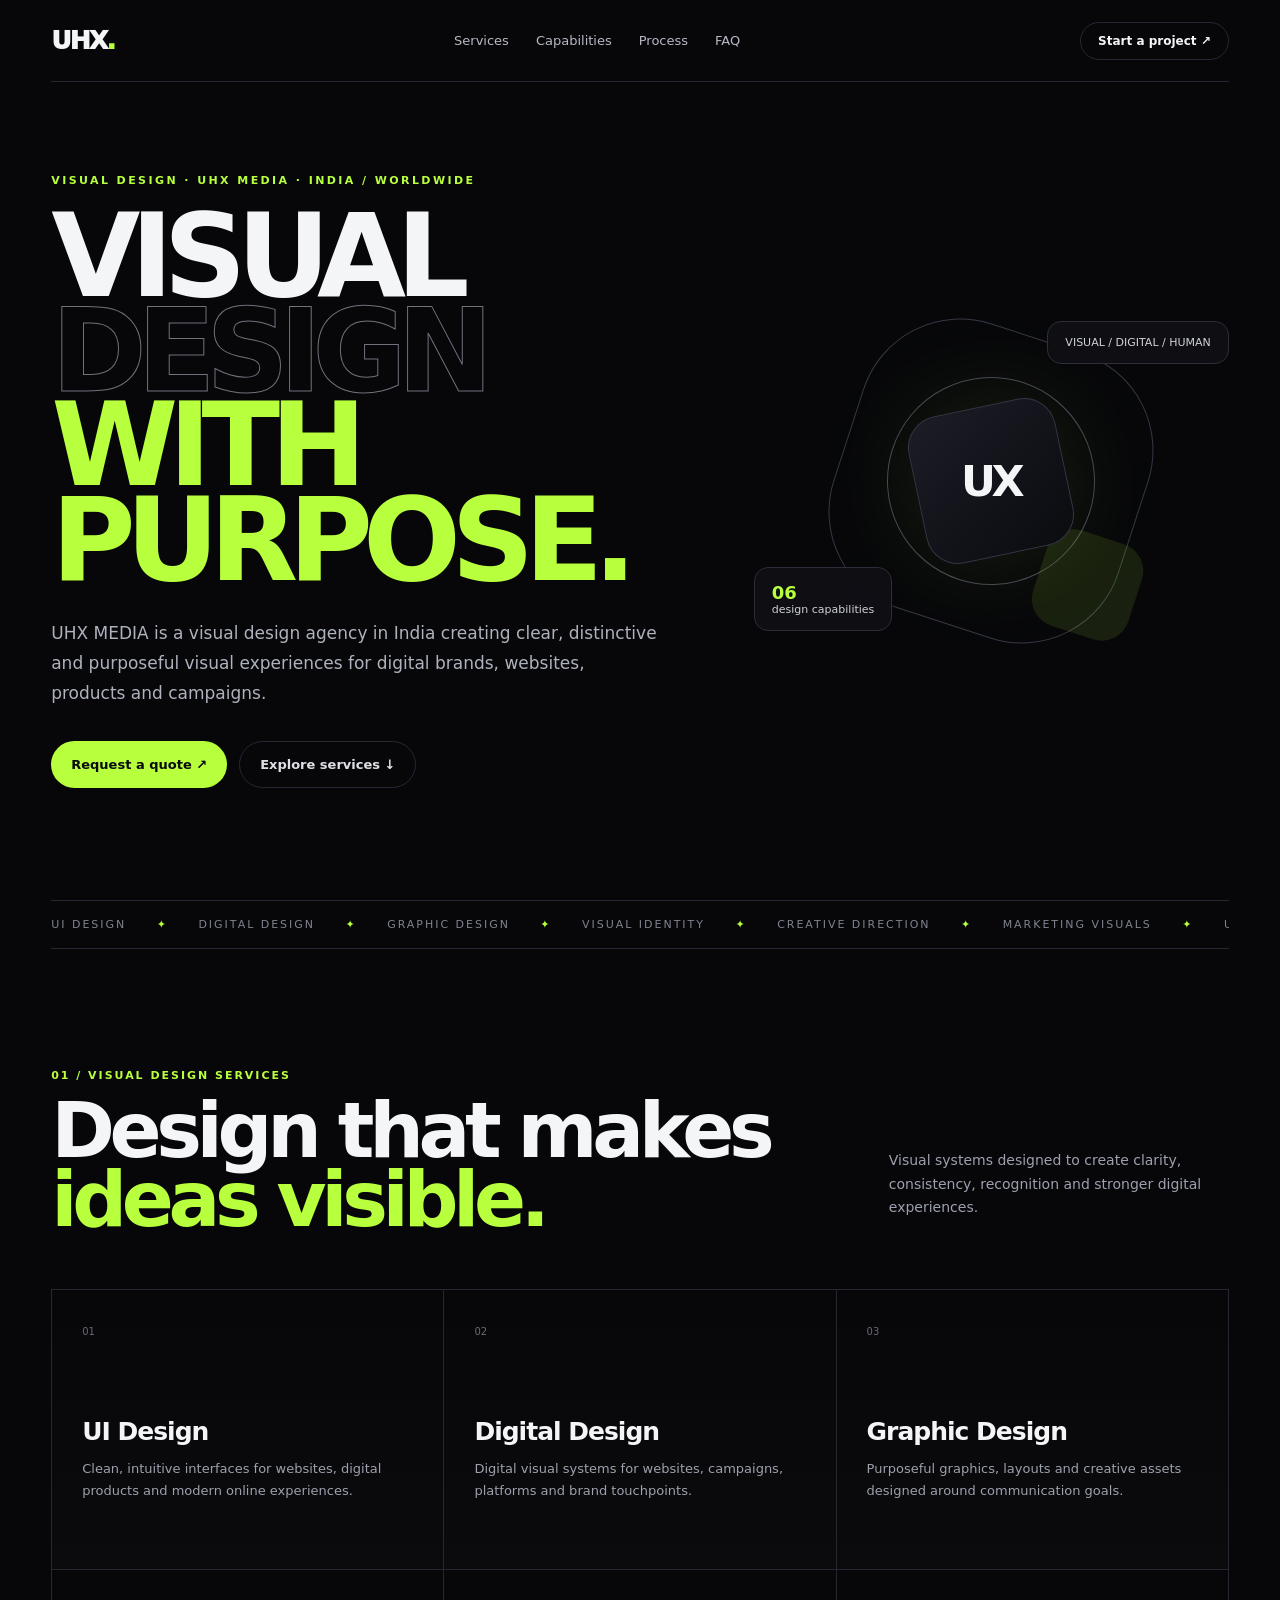
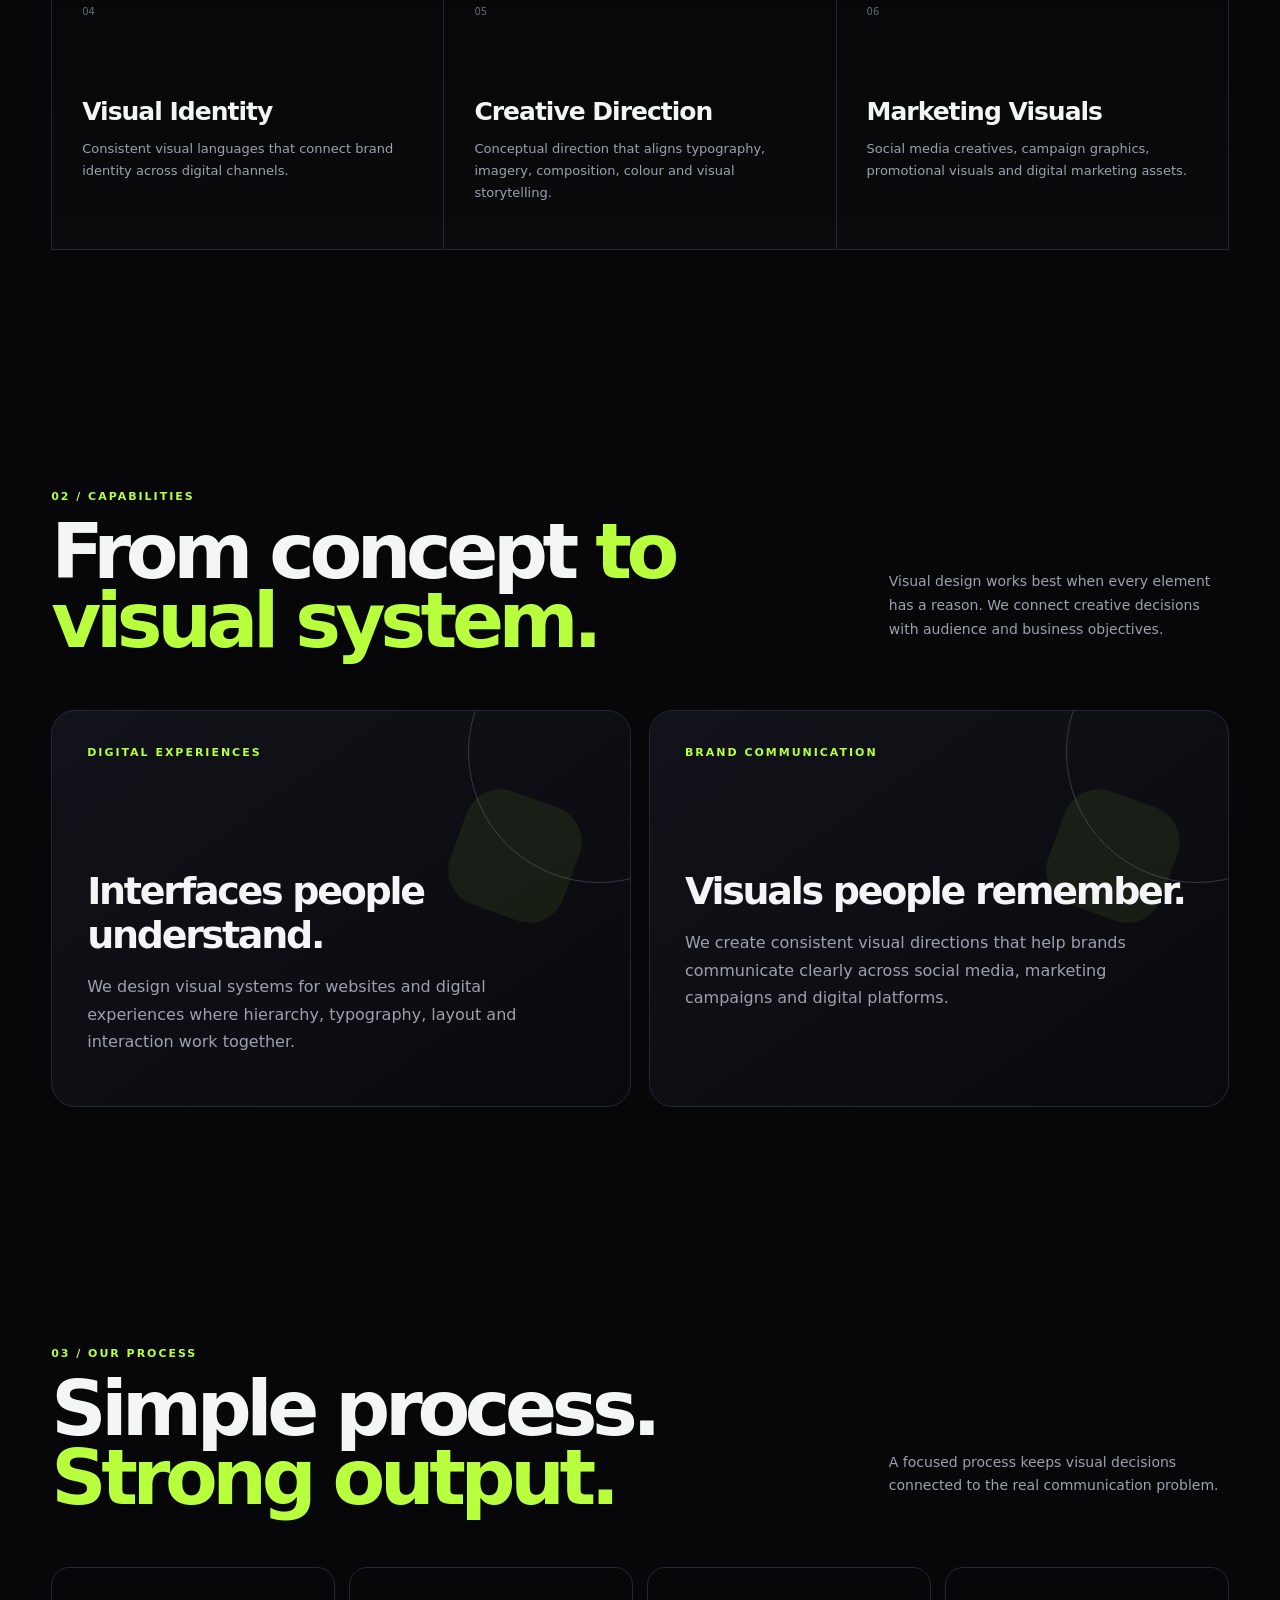
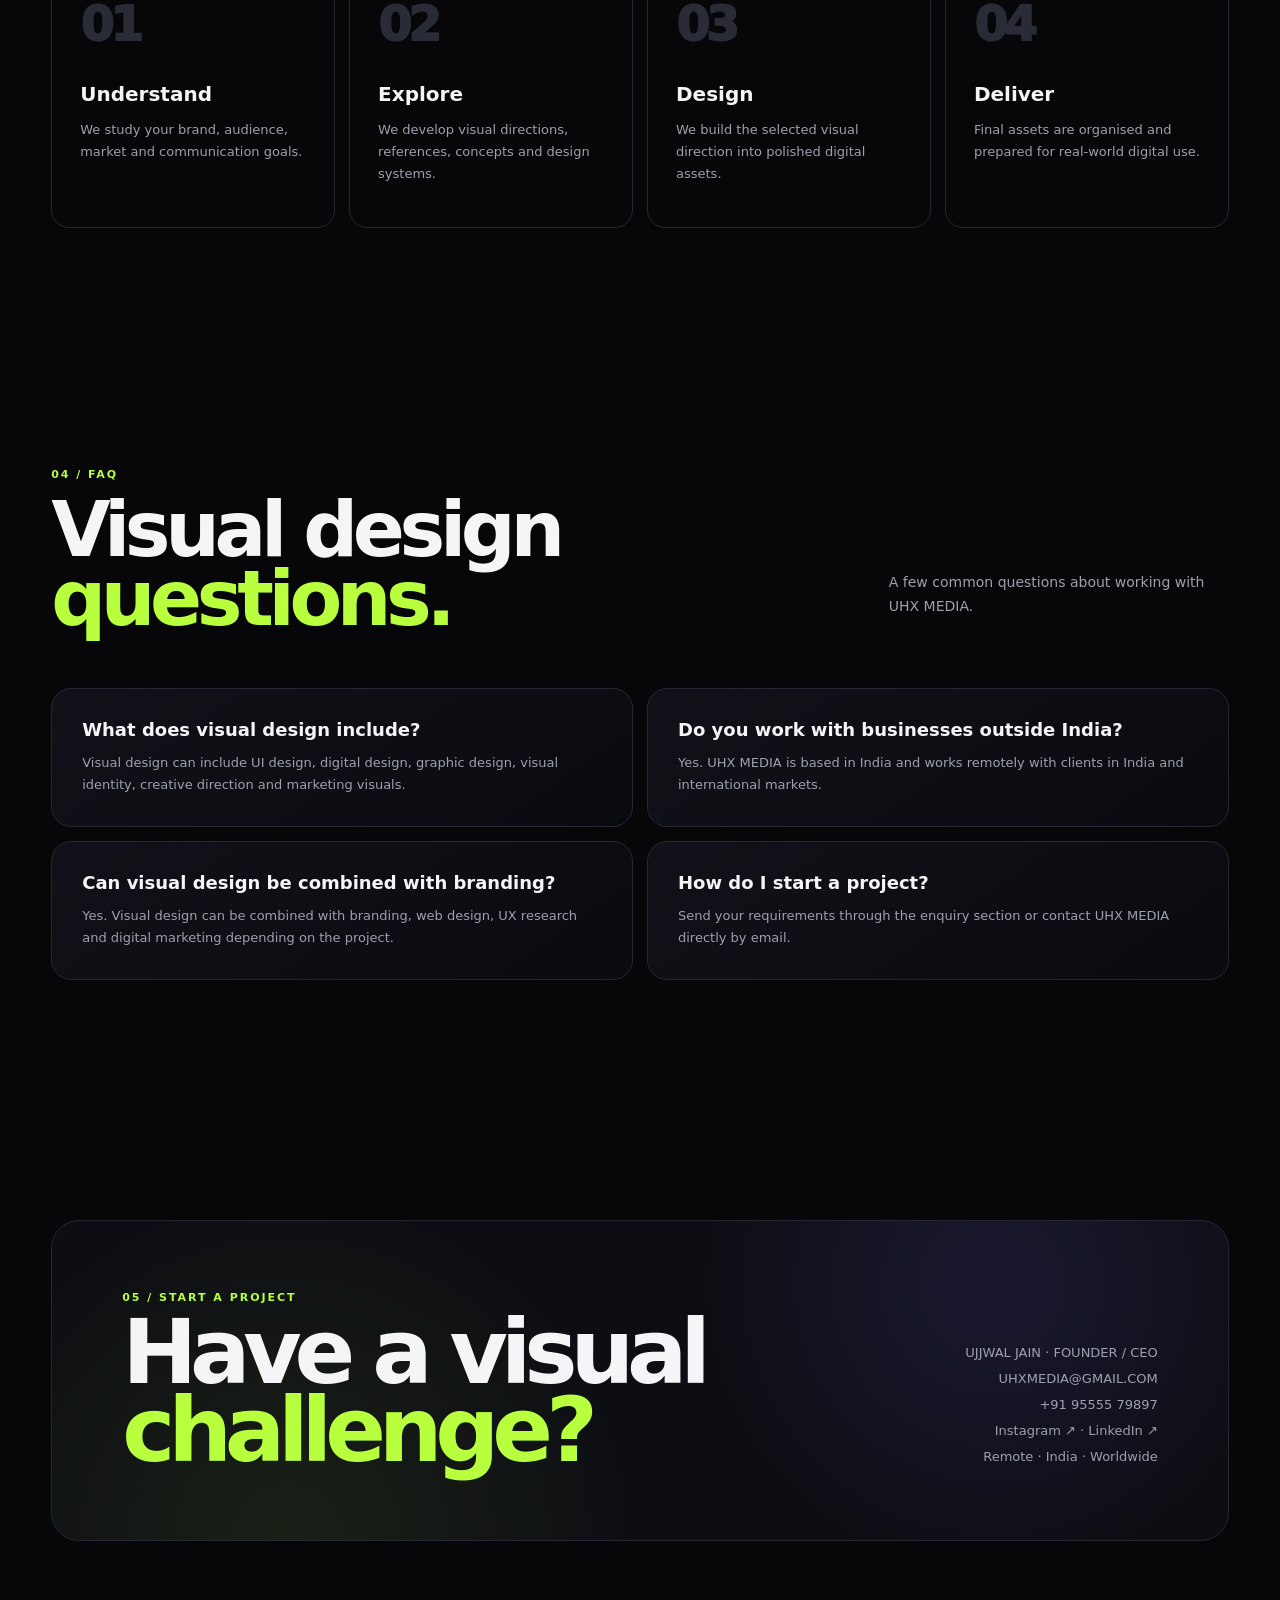
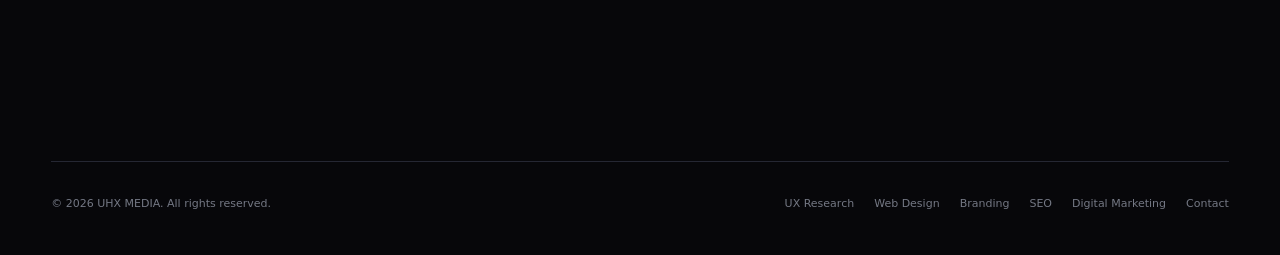
<file: services/visual-design/index.html>
<!doctype html>
<html lang="en">
<head>
<meta charset="utf-8">
<meta name="viewport" content="width=device-width,initial-scale=1">

<title>Visual Design Agency in India | UHX MEDIA</title>

<meta name="description" content="UHX MEDIA is a visual design agency in India creating purposeful digital visuals, UI design, graphic design and visual experiences for businesses in India and worldwide.">

<meta name="keywords" content="visual design agency India, visual design services, visual design agency, UI design agency, digital design agency, graphic design services, visual identity design, digital visual design">

<meta name="author" content="Ujjwal Jain — UHX MEDIA">

<meta name="robots" content="index,follow,max-image-preview:large">

<meta name="theme-color" content="#07070a">

<link rel="canonical" href="https://uhxmedia.online/services/visual-design/">

<link rel="icon" href="../../assets/icons/favicon.svg" type="image/svg+xml">

<meta property="og:type" content="website">
<meta property="og:title" content="Visual Design Agency in India | UHX MEDIA">
<meta property="og:description" content="Purposeful visual design, UI systems, digital design and creative direction by UHX MEDIA.">
<meta property="og:url" content="https://uhxmedia.online/services/visual-design/">
<meta property="og:site_name" content="UHX MEDIA">

<meta name="twitter:card" content="summary">
<meta name="twitter:title" content="Visual Design Agency in India | UHX MEDIA">
<meta name="twitter:description" content="Purposeful visual design, UI systems, digital design and creative direction by UHX MEDIA.">

<script type="application/ld+json">
{
  "@context":"https://schema.org",
  "@type":"ProfessionalService",
  "name":"UHX MEDIA",
  "alternateName":"Unified Human Experience Media",
  "url":"https://uhxmedia.online/services/visual-design/",
  "description":"Visual design agency in India providing UI design, digital design, graphic design, visual identity and creative direction.",
  "telephone":"+91 95555 79897",
  "founder":{
    "@type":"Person",
    "name":"Ujjwal Jain"
  },
  "areaServed":[
    {
      "@type":"Country",
      "name":"India"
    },
    {
      "@type":"Place",
      "name":"Worldwide"
    }
  ],
  "serviceType":[
    "Visual Design",
    "UI Design",
    "Digital Design",
    "Graphic Design",
    "Visual Identity Design",
    "Creative Direction"
  ],
  "sameAs":[
    "https://www.instagram.com/uhxmedia/",
    "https://www.linkedin.com/company/uhxmedia/"
  ]
}
</script>

<style>
:root{
  --bg:#07070a;
  --surface:#101117;
  --surface2:#151620;
  --text:#f4f5f7;
  --muted:#9da1ad;
  --line:#252733;
  --accent:#b8ff3d;
  --purple:#6d5cff;
}

*{
  box-sizing:border-box;
}

html{
  scroll-behavior:smooth;
}

body{
  margin:0;
  background:var(--bg);
  color:var(--text);
  font-family:Inter,ui-sans-serif,system-ui,-apple-system,BlinkMacSystemFont,"Segoe UI",sans-serif;
  overflow-x:hidden;
}

a{
  color:inherit;
  text-decoration:none;
}

.wrap{
  width:min(1180px,92%);
  margin:auto;
}

.nav{
  height:82px;
  display:flex;
  align-items:center;
  justify-content:space-between;
  border-bottom:1px solid var(--line);
}

.logo{
  font-weight:950;
  letter-spacing:-.07em;
  font-size:25px;
}

.logo span{
  color:var(--accent);
}

.navlinks{
  display:flex;
  gap:27px;
  color:#b7bac4;
  font-size:13px;
}

.navlinks a:hover{
  color:var(--text);
}

.navcta{
  border:1px solid var(--line);
  padding:11px 17px;
  border-radius:999px;
  font-size:12px;
  font-weight:800;
}

.navcta:hover{
  border-color:var(--accent);
  color:var(--accent);
}

.hero{
  min-height:calc(100vh - 82px);
  display:flex;
  align-items:center;
  padding:90px 0 110px;
  position:relative;
}

.hero-grid{
  display:grid;
  grid-template-columns:1.15fr .85fr;
  gap:60px;
  align-items:center;
}

.eyebrow{
  font-size:11px;
  letter-spacing:.22em;
  text-transform:uppercase;
  color:var(--accent);
  font-weight:900;
  margin-bottom:22px;
}

.hero h1{
  font-size:clamp(62px,9vw,135px);
  line-height:.82;
  letter-spacing:-.085em;
  margin:0;
}

.hero h1 .outline{
  color:transparent;
  -webkit-text-stroke:1px #70727c;
}

.hero h1 .accent{
  color:var(--accent);
}

.hero-copy{
  max-width:610px;
  color:#aeb2bc;
  font-size:17px;
  line-height:1.75;
  margin:32px 0;
}

.buttons{
  display:flex;
  gap:12px;
  flex-wrap:wrap;
}

.btn{
  padding:15px 20px;
  border-radius:999px;
  font-weight:850;
  font-size:13px;
  display:inline-flex;
  align-items:center;
  gap:9px;
  transition:.25s;
}

.btn.primary{
  background:var(--accent);
  color:#090a0c;
}

.btn.primary:hover{
  transform:translateY(-3px);
  box-shadow:0 10px 40px rgba(184,255,61,.16);
}

.btn.ghost{
  border:1px solid var(--line);
  color:#dfe1e6;
}

.btn.ghost:hover{
  border-color:#555967;
}

.visual-art{
  height:500px;
  position:relative;
  display:grid;
  place-items:center;
}

.shape{
  width:300px;
  height:300px;
  border:1px solid #353844;
  border-radius:34%;
  transform:rotate(18deg);
  position:absolute;
}

.shape:before{
  content:"";
  position:absolute;
  inset:45px;
  border:1px solid #444752;
  border-radius:50%;
}

.shape:after{
  content:"";
  position:absolute;
  width:100px;
  height:100px;
  background:var(--accent);
  opacity:.1;
  border-radius:28%;
  right:-25px;
  bottom:30px;
}

.visual-core{
  width:150px;
  height:150px;
  border-radius:32px;
  background:linear-gradient(145deg,#1b1c25,#0b0c10);
  border:1px solid #343744;
  box-shadow:0 0 100px rgba(184,255,61,.1);
  display:grid;
  place-items:center;
  transform:rotate(-12deg);
}

.visual-core strong{
  font-size:43px;
  letter-spacing:-.1em;
  transform:rotate(12deg);
}

.floating{
  position:absolute;
  border:1px solid #2c2e39;
  background:rgba(16,17,23,.82);
  backdrop-filter:blur(12px);
  padding:14px 17px;
  border-radius:14px;
  font-size:11px;
  color:#cfd2d9;
}

.f1{
  top:90px;
  right:0;
}

.f2{
  bottom:100px;
  left:0;
}

.f2 strong{
  display:block;
  color:var(--accent);
  font-size:18px;
}

.ticker{
  border-top:1px solid var(--line);
  border-bottom:1px solid var(--line);
  overflow:hidden;
  white-space:nowrap;
  padding:17px 0;
  color:#7f838e;
  font-size:11px;
  letter-spacing:.18em;
  text-transform:uppercase;
}

.ticker span{
  display:inline-block;
  animation:marquee 25s linear infinite;
}

.ticker i{
  color:var(--accent);
  font-style:normal;
  margin:0 25px;
}

.section{
  padding:120px 0;
}

.section-head{
  display:flex;
  justify-content:space-between;
  gap:40px;
  align-items:end;
  margin-bottom:55px;
}

.kicker{
  color:var(--accent);
  font-size:11px;
  letter-spacing:.18em;
  text-transform:uppercase;
  font-weight:900;
}

.section h2{
  font-size:clamp(42px,6vw,82px);
  line-height:.9;
  letter-spacing:-.07em;
  margin:14px 0 0;
  max-width:760px;
}

.section-head p{
  max-width:340px;
  color:var(--muted);
  line-height:1.7;
  font-size:14px;
}

.services{
  display:grid;
  grid-template-columns:repeat(3,1fr);
  border-top:1px solid var(--line);
  border-left:1px solid var(--line);
}

.service{
  min-height:280px;
  padding:30px;
  border-right:1px solid var(--line);
  border-bottom:1px solid var(--line);
  background:linear-gradient(180deg,transparent,rgba(255,255,255,.015));
  transition:.3s;
}

.service:hover{
  background:var(--surface);
  transform:translateY(-4px);
}

.service .num{
  color:#666a75;
  font-size:10px;
}

.service h3{
  font-size:25px;
  letter-spacing:-.04em;
  margin:78px 0 12px;
}

.service p{
  color:var(--muted);
  font-size:13px;
  line-height:1.7;
  margin:0;
}

.feature{
  display:grid;
  grid-template-columns:1fr 1fr;
  gap:18px;
}

.feature-card{
  min-height:380px;
  border:1px solid var(--line);
  border-radius:24px;
  padding:35px;
  background:linear-gradient(145deg,#12131a,#090a0d);
  position:relative;
  overflow:hidden;
}

.feature-card:before{
  content:"";
  position:absolute;
  width:260px;
  height:260px;
  border:1px solid #363944;
  border-radius:50%;
  right:-100px;
  top:-90px;
}

.feature-card:after{
  content:"";
  position:absolute;
  width:120px;
  height:120px;
  background:var(--accent);
  opacity:.07;
  border-radius:30%;
  right:55px;
  top:85px;
  transform:rotate(20deg);
}

.feature-card h3{
  font-size:38px;
  letter-spacing:-.06em;
  margin:110px 0 15px;
  position:relative;
  z-index:2;
}

.feature-card p{
  color:var(--muted);
  line-height:1.7;
  max-width:450px;
  position:relative;
  z-index:2;
}

.process{
  display:grid;
  grid-template-columns:repeat(4,1fr);
  gap:14px;
}

.step{
  border:1px solid var(--line);
  border-radius:18px;
  padding:28px;
  min-height:230px;
}

.step .big{
  font-size:48px;
  font-weight:950;
  color:#292c36;
  letter-spacing:-.08em;
}

.step h3{
  margin:30px 0 8px;
  font-size:20px;
}

.step p{
  color:var(--muted);
  font-size:13px;
  line-height:1.7;
}

.faq{
  display:grid;
  grid-template-columns:1fr 1fr;
  gap:14px;
}

.faq-item{
  border:1px solid var(--line);
  border-radius:20px;
  padding:30px;
  background:linear-gradient(145deg,#111219,#0a0b0f);
}

.faq-item h3{
  font-size:18px;
  margin:0 0 12px;
}

.faq-item p{
  color:var(--muted);
  font-size:13px;
  line-height:1.7;
  margin:0;
}

.contact{
  border:1px solid var(--line);
  border-radius:28px;
  padding:70px;
  display:flex;
  justify-content:space-between;
  align-items:end;
  gap:50px;
  background:
    radial-gradient(circle at 80% 20%,rgba(109,92,255,.13),transparent 30%),
    radial-gradient(circle at 20% 100%,rgba(184,255,61,.08),transparent 35%),
    #0d0e13;
}

.contact h2{
  margin:10px 0 0;
  font-size:clamp(50px,7vw,95px);
  letter-spacing:-.08em;
  line-height:.87;
}

.contact-info{
  text-align:right;
  color:var(--muted);
  font-size:13px;
  line-height:2;
}

.contact-info a:hover{
  color:var(--accent);
}

footer{
  padding:35px 0 45px;
  border-top:1px solid var(--line);
  margin-top:100px;
}

.footer-row{
  display:flex;
  justify-content:space-between;
  gap:30px;
  color:#747884;
  font-size:11px;
}

.legal{
  display:flex;
  gap:20px;
}

.legal a:hover{
  color:#ddd;
}

@keyframes marquee{
  to{
    transform:translateX(-50%);
  }
}

@media(max-width:900px){
  .navlinks{
    display:none;
  }

  .hero-grid{
    grid-template-columns:1fr;
  }

  .visual-art{
    height:390px;
  }

  .services{
    grid-template-columns:1fr 1fr;
  }

  .feature{
    grid-template-columns:1fr;
  }

  .process{
    grid-template-columns:1fr 1fr;
  }

  .section-head{
    display:block;
  }

  .section-head p{
    margin-top:25px;
  }

  .contact{
    display:block;
    padding:42px;
  }

  .contact-info{
    text-align:left;
    margin-top:35px;
  }
}

@media(max-width:560px){
  .hero h1{
    font-size:62px;
  }

  .services{
    grid-template-columns:1fr;
  }

  .process{
    grid-template-columns:1fr;
  }

  .shape{
    width:250px;
    height:250px;
  }

  .visual-core{
    width:115px;
    height:115px;
  }

  .visual-core strong{
    font-size:34px;
  }

  .floating{
    display:none;
  }

  .footer-row{
    display:block;
  }

  .legal{
    margin-top:18px;
  }

  .contact h2{
    font-size:54px;
  }
}
</style>
</head>

<body>

<div class="wrap">

<header class="nav">
  <a class="logo" href="https://uhxmedia.online/">UHX<span>.</span></a>

  <nav class="navlinks">
    <a href="#services">Services</a>
    <a href="#capabilities">Capabilities</a>
    <a href="#process">Process</a>
    <a href="#faq">FAQ</a>
  </nav>

  <a class="navcta" href="#contact">Start a project ↗</a>
</header>

<main>

<section class="hero">

  <div class="hero-grid">

    <div>

      <div class="eyebrow">
        VISUAL DESIGN · UHX MEDIA · INDIA / WORLDWIDE
      </div>

      <h1>
        VISUAL<br>
        <span class="outline">DESIGN</span><br>
        <span class="accent">WITH PURPOSE.</span>
      </h1>

      <p class="hero-copy">
        UHX MEDIA is a visual design agency in India creating clear,
        distinctive and purposeful visual experiences for digital brands,
        websites, products and campaigns.
      </p>

      <div class="buttons">
        <a class="btn primary" href="#contact">
          Request a quote ↗
        </a>

        <a class="btn ghost" href="#services">
          Explore services ↓
        </a>
      </div>

    </div>

    <div class="visual-art" aria-hidden="true">

      <div class="shape"></div>

      <div class="visual-core">
        <strong>UX</strong>
      </div>

      <div class="floating f1">
        VISUAL / DIGITAL / HUMAN
      </div>

      <div class="floating f2">
        <strong>06</strong>
        design capabilities
      </div>

    </div>

  </div>

</section>

<div class="ticker">
  <span>
    UI DESIGN <i>✦</i>
    DIGITAL DESIGN <i>✦</i>
    GRAPHIC DESIGN <i>✦</i>
    VISUAL IDENTITY <i>✦</i>
    CREATIVE DIRECTION <i>✦</i>
    MARKETING VISUALS <i>✦</i>
    UI DESIGN <i>✦</i>
    DIGITAL DESIGN <i>✦</i>
  </span>
</div>

<section class="section" id="services">

  <div class="section-head">

    <div>
      <div class="kicker">01 / Visual design services</div>

      <h2>
        Design that makes
        <span style="color:var(--accent)">ideas visible.</span>
      </h2>
    </div>

    <p>
      Visual systems designed to create clarity, consistency,
      recognition and stronger digital experiences.
    </p>

  </div>

  <div class="services">

    <article class="service">
      <span class="num">01</span>
      <h3>UI Design</h3>
      <p>
        Clean, intuitive interfaces for websites, digital products
        and modern online experiences.
      </p>
    </article>

    <article class="service">
      <span class="num">02</span>
      <h3>Digital Design</h3>
      <p>
        Digital visual systems for websites, campaigns, platforms
        and brand touchpoints.
      </p>
    </article>

    <article class="service">
      <span class="num">03</span>
      <h3>Graphic Design</h3>
      <p>
        Purposeful graphics, layouts and creative assets designed
        around communication goals.
      </p>
    </article>

    <article class="service">
      <span class="num">04</span>
      <h3>Visual Identity</h3>
      <p>
        Consistent visual languages that connect brand identity
        across digital channels.
      </p>
    </article>

    <article class="service">
      <span class="num">05</span>
      <h3>Creative Direction</h3>
      <p>
        Conceptual direction that aligns typography, imagery,
        composition, colour and visual storytelling.
      </p>
    </article>

    <article class="service">
      <span class="num">06</span>
      <h3>Marketing Visuals</h3>
      <p>
        Social media creatives, campaign graphics, promotional
        visuals and digital marketing assets.
      </p>
    </article>

  </div>

</section>

<section class="section" id="capabilities">

  <div class="section-head">

    <div>
      <div class="kicker">02 / Capabilities</div>

      <h2>
        From concept
        <span style="color:var(--accent)">to visual system.</span>
      </h2>
    </div>

    <p>
      Visual design works best when every element has a reason.
      We connect creative decisions with audience and business objectives.
    </p>

  </div>

  <div class="feature">

    <article class="feature-card">

      <div class="kicker">Digital experiences</div>

      <h3>Interfaces people understand.</h3>

      <p>
        We design visual systems for websites and digital experiences
        where hierarchy, typography, layout and interaction work together.
      </p>

    </article>

    <article class="feature-card">

      <div class="kicker">Brand communication</div>

      <h3>Visuals people remember.</h3>

      <p>
        We create consistent visual directions that help brands communicate
        clearly across social media, marketing campaigns and digital platforms.
      </p>

    </article>

  </div>

</section>

<section class="section" id="process">

  <div class="section-head">

    <div>
      <div class="kicker">03 / Our process</div>

      <h2>
        Simple process.
        <span style="color:var(--accent)">Strong output.</span>
      </h2>
    </div>

    <p>
      A focused process keeps visual decisions connected to the
      real communication problem.
    </p>

  </div>

  <div class="process">

    <article class="step">
      <div class="big">01</div>
      <h3>Understand</h3>
      <p>
        We study your brand, audience, market and communication goals.
      </p>
    </article>

    <article class="step">
      <div class="big">02</div>
      <h3>Explore</h3>
      <p>
        We develop visual directions, references, concepts and design systems.
      </p>
    </article>

    <article class="step">
      <div class="big">03</div>
      <h3>Design</h3>
      <p>
        We build the selected visual direction into polished digital assets.
      </p>
    </article>

    <article class="step">
      <div class="big">04</div>
      <h3>Deliver</h3>
      <p>
        Final assets are organised and prepared for real-world digital use.
      </p>
    </article>

  </div>

</section>

<section class="section" id="faq">

  <div class="section-head">

    <div>
      <div class="kicker">04 / FAQ</div>

      <h2>
        Visual design
        <span style="color:var(--accent)">questions.</span>
      </h2>
    </div>

    <p>
      A few common questions about working with UHX MEDIA.
    </p>

  </div>

  <div class="faq">

    <article class="faq-item">
      <h3>What does visual design include?</h3>
      <p>
        Visual design can include UI design, digital design, graphic design,
        visual identity, creative direction and marketing visuals.
      </p>
    </article>

    <article class="faq-item">
      <h3>Do you work with businesses outside India?</h3>
      <p>
        Yes. UHX MEDIA is based in India and works remotely with clients
        in India and international markets.
      </p>
    </article>

    <article class="faq-item">
      <h3>Can visual design be combined with branding?</h3>
      <p>
        Yes. Visual design can be combined with branding, web design,
        UX research and digital marketing depending on the project.
      </p>
    </article>

    <article class="faq-item">
      <h3>How do I start a project?</h3>
      <p>
        Send your requirements through the enquiry section or contact
        UHX MEDIA directly by email.
      </p>
    </article>

  </div>

</section>

<section class="section" id="contact">

  <div class="contact">

    <div>
      <div class="kicker">05 / Start a project</div>

      <h2>
        Have a visual<br>
        <span style="color:var(--accent)">challenge?</span>
      </h2>
    </div>

    <div class="contact-info">

      <div>
        UJJWAL JAIN · FOUNDER / CEO
      </div>

      <div>
        <a href="mailto:UHXMEDIA@GMAIL.COM">
          UHXMEDIA@GMAIL.COM
        </a>
      </div>

      <div>
        <a href="tel:+919555579897">
          +91 95555 79897
        </a>
      </div>

      <div>
        <a href="https://www.instagram.com/uhxmedia/" target="_blank" rel="noopener">
          Instagram ↗
        </a>
        ·
        <a href="https://www.linkedin.com/company/uhxmedia/" target="_blank" rel="noopener">
          LinkedIn ↗
        </a>
      </div>

      <div>
        Remote · India · Worldwide
      </div>

    </div>

  </div>

</section>

</main>

<footer>

  <div class="footer-row">

    <div>
      © 2026 UHX MEDIA. All rights reserved.
    </div>

    <div class="legal">

      <a href="https://uhxmedia.online/services/ux-research/">
        UX Research
      </a>

      <a href="https://uhxmedia.online/services/web-design/">
        Web Design
      </a>

      <a href="https://uhxmedia.online/services/branding/">
        Branding
      </a>

      <a href="https://uhxmedia.online/services/seo/">
        SEO
      </a>

      <a href="https://uhxmedia.online/services/digital-marketing/">
        Digital Marketing
      </a>

      <a href="mailto:UHXMEDIA@GMAIL.COM">
        Contact
      </a>

    </div>

  </div>

</footer>

</div>

</body>
</html>
</file>
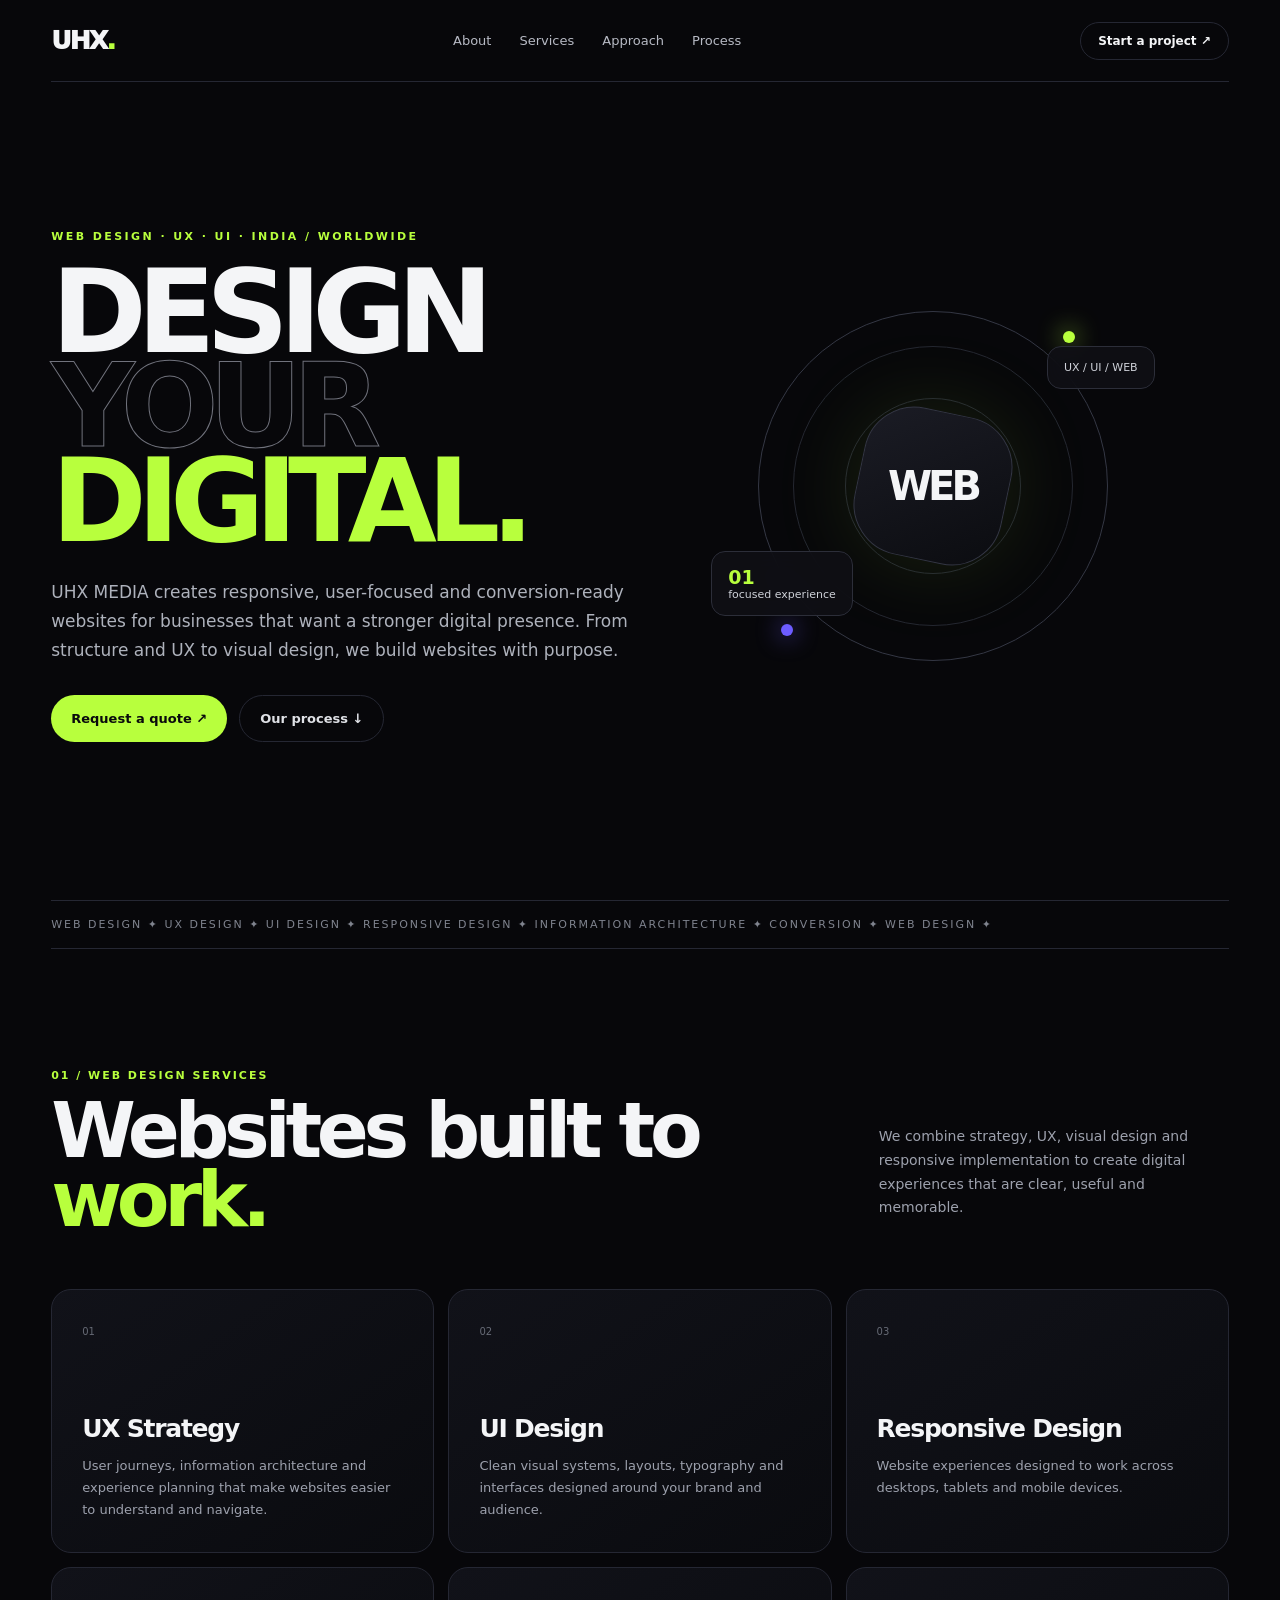
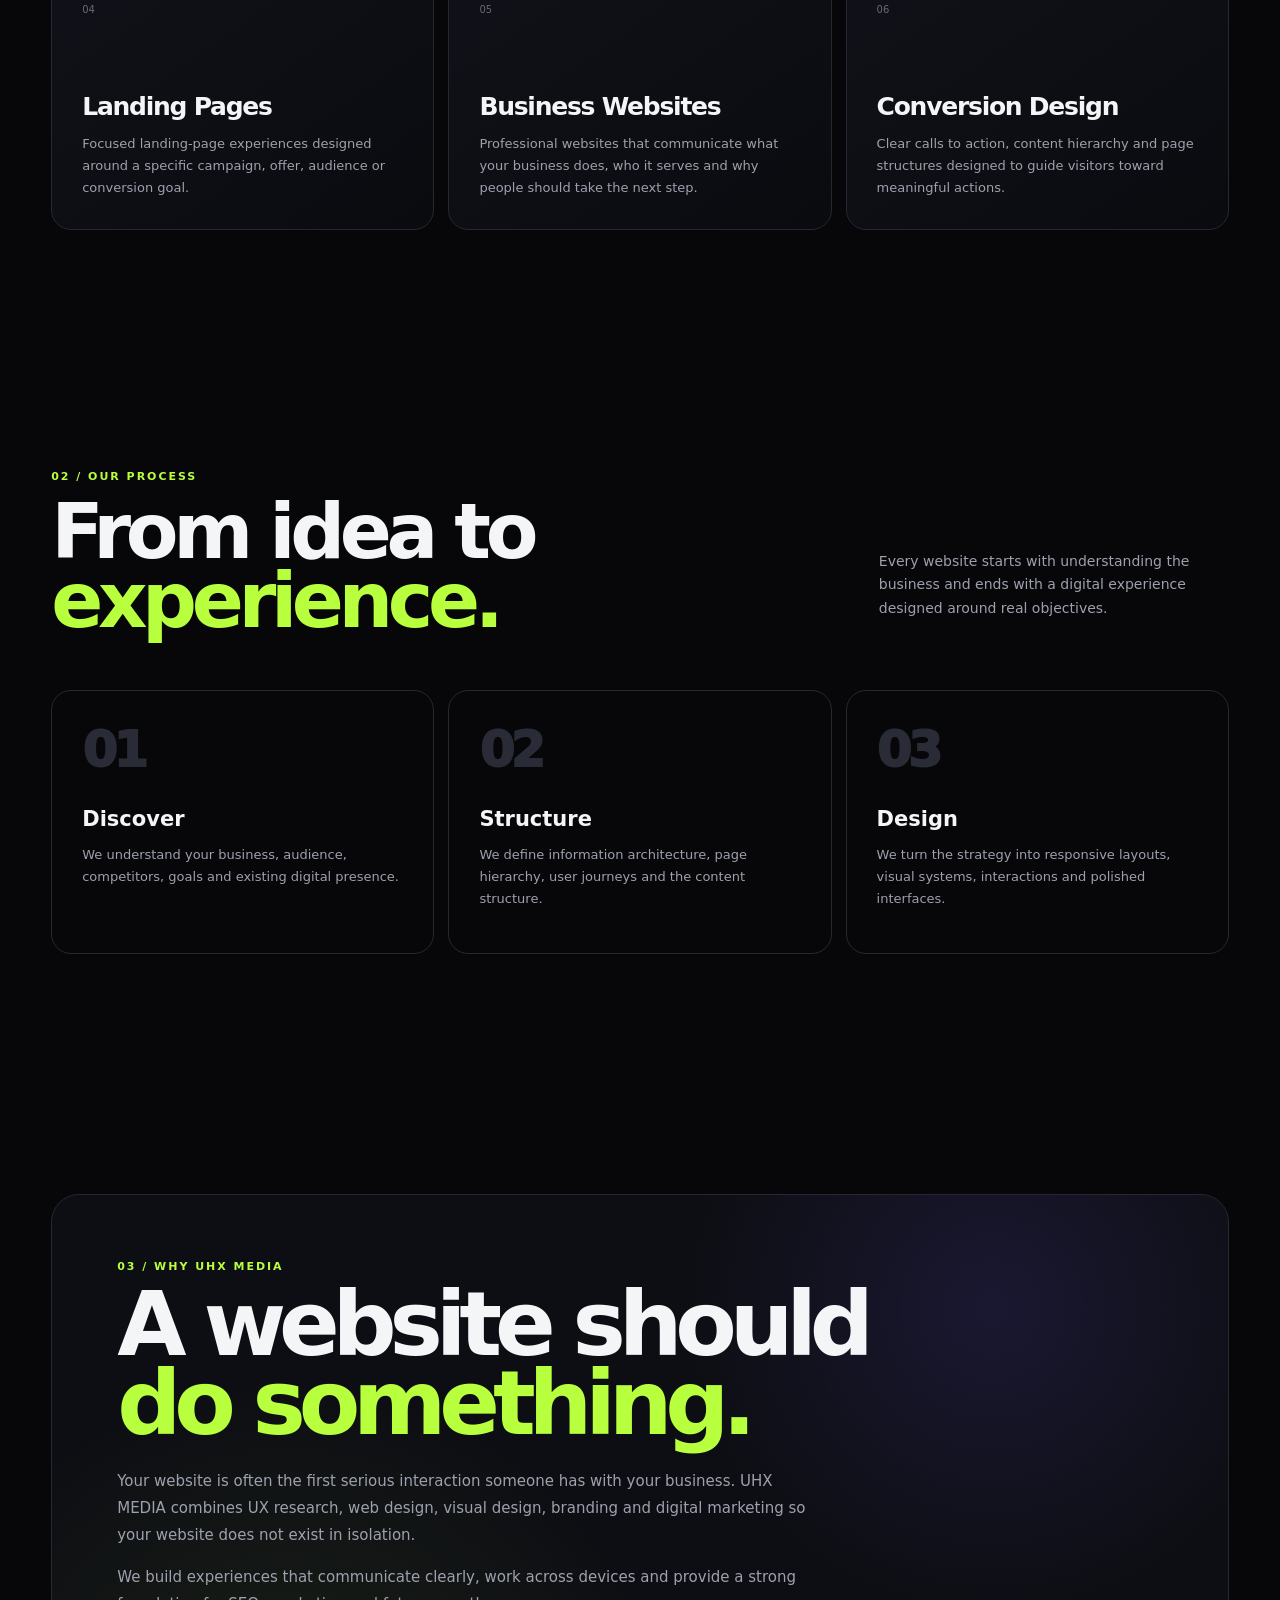
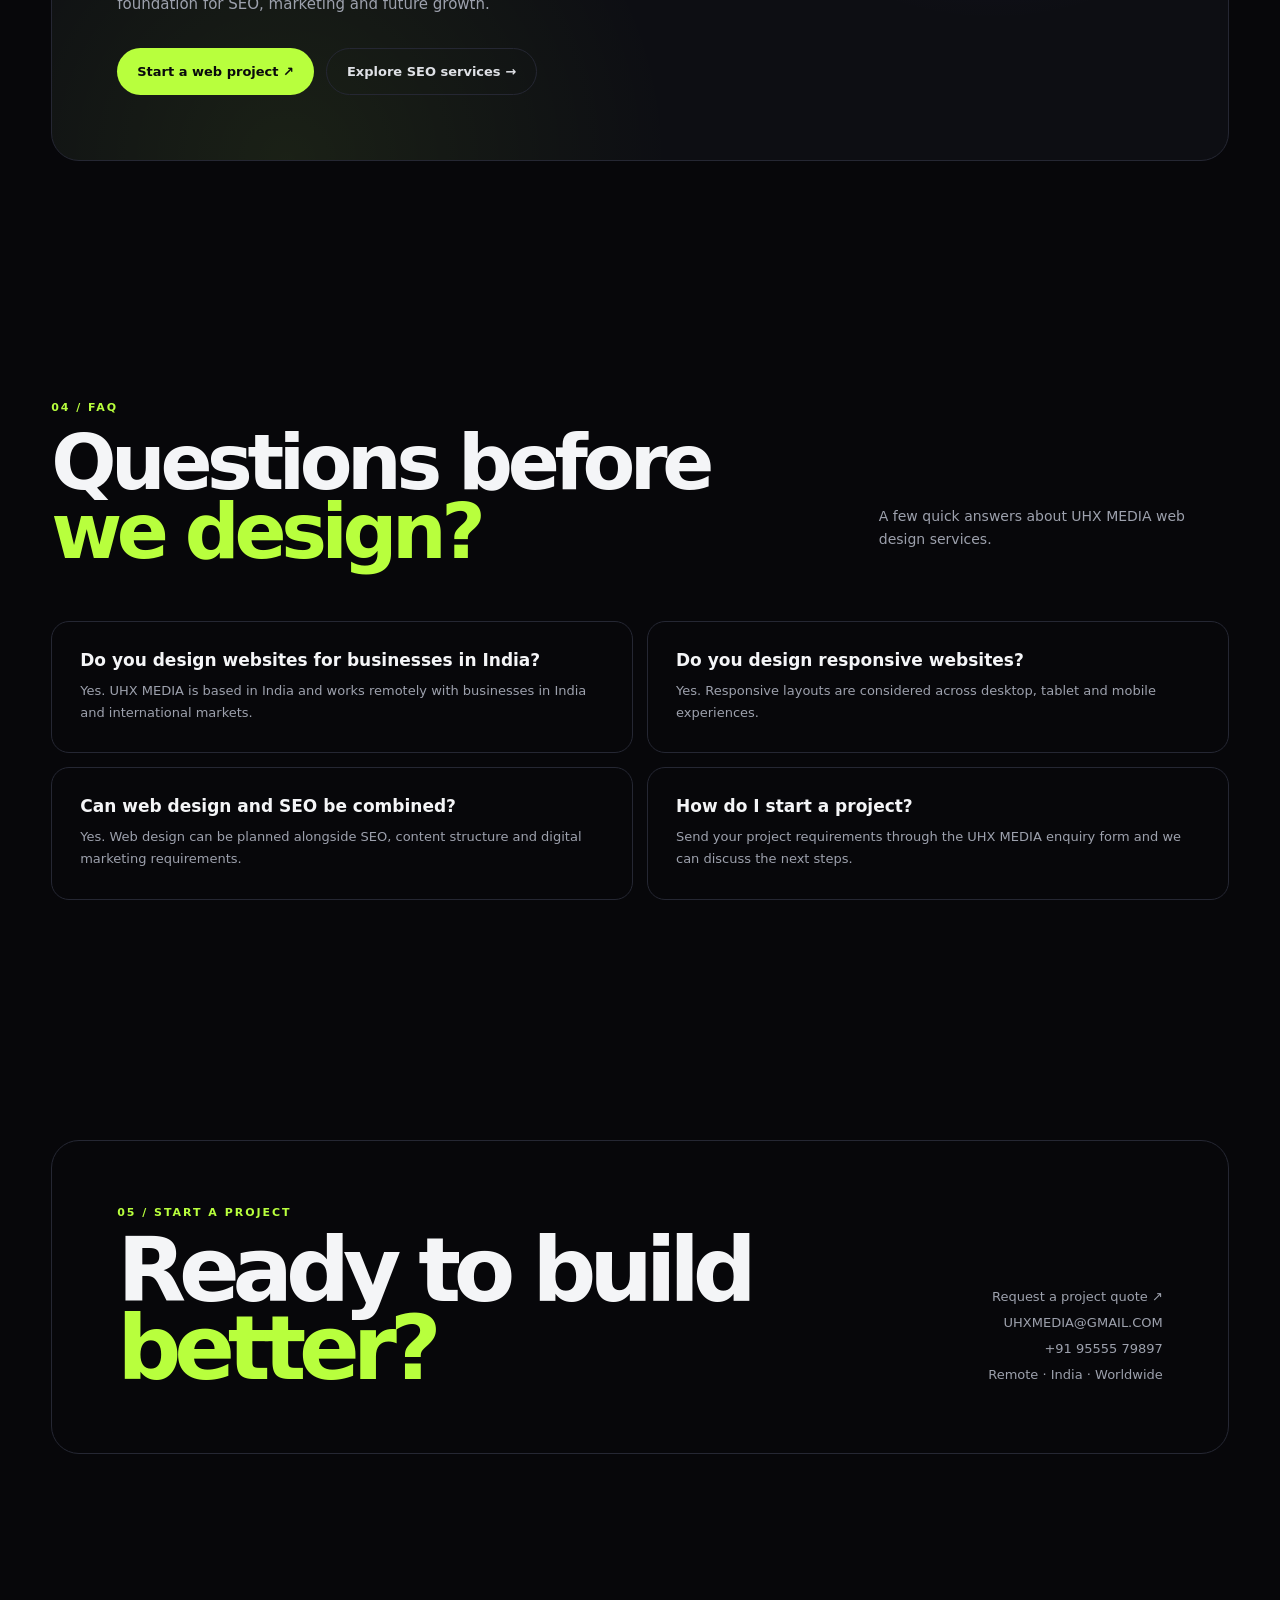
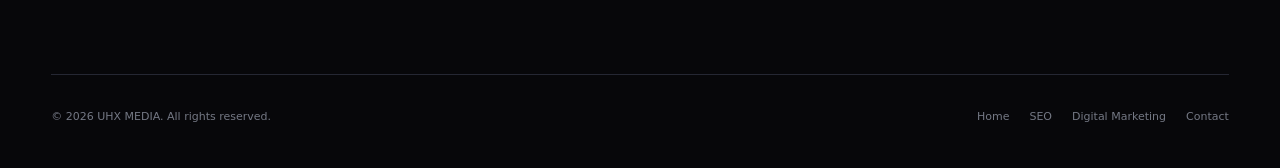
<file: services/web-design/index.html>
<!doctype html>
<html lang="en">
<head>
<meta charset="utf-8">
<meta name="viewport" content="width=device-width,initial-scale=1">

<title>Web Design Agency in India | UHX MEDIA</title>

<meta name="description" content="UHX MEDIA is a web design agency in India creating responsive, user-focused and conversion-ready websites for businesses in India and worldwide.">

<meta name="keywords" content="web design agency India, web design agency, web design services India, website design agency, responsive web design, UX web design, UI design agency, website development design">

<meta name="author" content="Ujjwal Jain — UHX MEDIA">
<meta name="robots" content="index,follow,max-image-preview:large">
<meta name="theme-color" content="#07070a">

<link rel="canonical" href="https://uhxmedia.online/services/web-design/">
<link rel="icon" href="../../assets/icons/favicon.svg" type="image/svg+xml">

<meta property="og:type" content="website">
<meta property="og:site_name" content="UHX MEDIA">
<meta property="og:title" content="Web Design Agency in India | UHX MEDIA">
<meta property="og:description" content="Responsive, user-focused and conversion-ready web design for businesses in India and worldwide.">
<meta property="og:url" content="https://uhxmedia.online/services/web-design/">
<meta property="og:locale" content="en_IN">

<meta name="twitter:card" content="summary_large_image">
<meta name="twitter:title" content="Web Design Agency in India | UHX MEDIA">
<meta name="twitter:description" content="Responsive, user-focused and conversion-ready web design for businesses in India and worldwide.">

<script type="application/ld+json">
{
  "@context":"https://schema.org",
  "@type":"ProfessionalService",
  "@id":"https://uhxmedia.online/services/web-design/#service",
  "name":"UHX MEDIA Web Design Services",
  "url":"https://uhxmedia.online/services/web-design/",
  "description":"Web design services from UHX MEDIA for businesses in India and worldwide.",
  "provider":{
    "@type":"Organization",
    "@id":"https://uhxmedia.online/#organization",
    "name":"UHX MEDIA",
    "url":"https://uhxmedia.online/"
  },
  "founder":{
    "@type":"Person",
    "name":"Ujjwal Jain"
  },
  "areaServed":"Worldwide",
  "serviceType":[
    "Web Design",
    "UX Design",
    "UI Design",
    "Responsive Web Design",
    "Website Design"
  ]
}
</script>

<style>
:root{
  --bg:#07070a;
  --surface:#101117;
  --surface2:#151620;
  --text:#f4f5f7;
  --muted:#9da1ad;
  --line:#252733;
  --accent:#b8ff3d;
  --purple:#6d5cff;
}

*{
  box-sizing:border-box;
}

html{
  scroll-behavior:smooth;
}

body{
  margin:0;
  background:var(--bg);
  color:var(--text);
  font-family:Inter,ui-sans-serif,system-ui,-apple-system,BlinkMacSystemFont,"Segoe UI",sans-serif;
  overflow-x:hidden;
}

a{
  color:inherit;
  text-decoration:none;
}

.wrap{
  width:min(1180px,92%);
  margin:auto;
}

.nav{
  height:82px;
  display:flex;
  align-items:center;
  justify-content:space-between;
  border-bottom:1px solid var(--line);
}

.logo{
  font-weight:950;
  letter-spacing:-.07em;
  font-size:25px;
}

.logo span{
  color:var(--accent);
}

.navlinks{
  display:flex;
  gap:28px;
  color:#b7bac4;
  font-size:13px;
}

.navlinks a:hover{
  color:var(--accent);
}

.navcta{
  border:1px solid var(--line);
  padding:11px 17px;
  border-radius:999px;
  font-size:12px;
  font-weight:800;
}

.navcta:hover{
  border-color:var(--accent);
  color:var(--accent);
}

.hero{
  min-height:calc(100vh - 82px);
  display:flex;
  align-items:center;
  padding:90px 0 100px;
}

.hero-grid{
  display:grid;
  grid-template-columns:1.15fr .85fr;
  gap:60px;
  align-items:center;
}

.eyebrow{
  font-size:11px;
  letter-spacing:.22em;
  text-transform:uppercase;
  color:var(--accent);
  font-weight:900;
  margin-bottom:22px;
}

h1{
  font-size:clamp(58px,9vw,125px);
  line-height:.82;
  letter-spacing:-.085em;
  margin:0;
}

.outline{
  color:transparent;
  -webkit-text-stroke:1px #70727c;
}

.accent{
  color:var(--accent);
}

.hero-copy{
  max-width:600px;
  color:#aeb2bc;
  font-size:17px;
  line-height:1.7;
  margin:30px 0;
}

.buttons{
  display:flex;
  gap:12px;
  flex-wrap:wrap;
}

.btn{
  padding:15px 20px;
  border-radius:999px;
  font-weight:850;
  font-size:13px;
  display:inline-flex;
  align-items:center;
  gap:9px;
}

.primary{
  background:var(--accent);
  color:#090a0c;
}

.primary:hover{
  transform:translateY(-2px);
}

.ghost{
  border:1px solid var(--line);
  color:#dfe1e6;
}

.ghost:hover{
  border-color:#666b76;
}

.hero-art{
  min-height:440px;
  position:relative;
  display:grid;
  place-items:center;
}

.ring{
  width:350px;
  height:350px;
  border:1px solid #343744;
  border-radius:50%;
  position:absolute;
  animation:spin 18s linear infinite;
}

.ring:before,
.ring:after{
  content:"";
  position:absolute;
  border-radius:50%;
  border:1px solid #242731;
}

.ring:before{
  inset:34px;
}

.ring:after{
  inset:86px;
}

.core{
  width:150px;
  height:150px;
  border-radius:34%;
  background:linear-gradient(145deg,#1b1c25,#0b0c10);
  border:1px solid #343744;
  box-shadow:0 0 90px rgba(184,255,61,.12);
  display:grid;
  place-items:center;
  transform:rotate(12deg);
}

.core b{
  font-size:40px;
  letter-spacing:-.1em;
  transform:rotate(-12deg);
}

.dot{
  position:absolute;
  width:12px;
  height:12px;
  background:var(--accent);
  border-radius:50%;
  box-shadow:0 0 25px var(--accent);
}

.d1{
  top:65px;
  right:80px;
}

.d2{
  bottom:70px;
  left:70px;
  background:var(--purple);
  box-shadow:0 0 25px var(--purple);
}

.float-card{
  position:absolute;
  border:1px solid #2c2e39;
  background:rgba(16,17,23,.82);
  backdrop-filter:blur(12px);
  padding:14px 16px;
  border-radius:14px;
  font-size:11px;
  color:#cfd2d9;
}

.fc1{
  right:0;
  top:80px;
}

.fc2{
  left:0;
  bottom:90px;
}

.fc2 strong{
  color:var(--accent);
  font-size:19px;
  display:block;
}

.ticker{
  border-top:1px solid var(--line);
  border-bottom:1px solid var(--line);
  overflow:hidden;
  white-space:nowrap;
  padding:17px 0;
  color:#7f838e;
  font-size:11px;
  letter-spacing:.18em;
  text-transform:uppercase;
}

.ticker span{
  display:inline-block;
}

.section{
  padding:120px 0;
}

.section-head{
  display:flex;
  justify-content:space-between;
  gap:40px;
  align-items:end;
  margin-bottom:55px;
}

.kicker{
  color:var(--accent);
  font-size:11px;
  letter-spacing:.18em;
  text-transform:uppercase;
  font-weight:900;
}

.section h2{
  font-size:clamp(42px,6vw,82px);
  line-height:.9;
  letter-spacing:-.07em;
  margin:14px 0 0;
  max-width:760px;
}

.section-head p{
  max-width:350px;
  color:var(--muted);
  line-height:1.7;
  font-size:14px;
}

.grid{
  display:grid;
  grid-template-columns:repeat(3,1fr);
  gap:14px;
}

.card{
  border:1px solid var(--line);
  border-radius:20px;
  padding:30px;
  min-height:260px;
  background:linear-gradient(145deg,#111219,#0a0b0f);
}

.card:hover{
  border-color:#414452;
  transform:translateY(-3px);
}

.card .num{
  color:#666a75;
  font-size:10px;
}

.card h3{
  font-size:25px;
  letter-spacing:-.05em;
  margin:75px 0 12px;
}

.card p{
  color:var(--muted);
  font-size:13px;
  line-height:1.7;
  margin:0;
}

.process{
  display:grid;
  grid-template-columns:repeat(3,1fr);
  gap:14px;
}

.step{
  border:1px solid var(--line);
  border-radius:20px;
  padding:30px;
  min-height:230px;
}

.step .big{
  font-size:50px;
  font-weight:950;
  letter-spacing:-.08em;
  color:#292c36;
}

.step h3{
  margin:28px 0 8px;
  font-size:21px;
}

.step p{
  color:var(--muted);
  font-size:13px;
  line-height:1.7;
}

.highlight{
  border:1px solid var(--line);
  border-radius:28px;
  padding:65px;
  background:
    radial-gradient(circle at 80% 20%,rgba(109,92,255,.13),transparent 30%),
    radial-gradient(circle at 20% 100%,rgba(184,255,61,.08),transparent 35%),
    #0d0e13;
}

.highlight h2{
  font-size:clamp(45px,7vw,90px);
  letter-spacing:-.08em;
  line-height:.88;
  margin:12px 0 25px;
}

.highlight p{
  color:var(--muted);
  max-width:700px;
  line-height:1.8;
  font-size:15px;
}

.faq{
  display:grid;
  grid-template-columns:1fr 1fr;
  gap:14px;
}

.faq-item{
  border:1px solid var(--line);
  border-radius:18px;
  padding:28px;
}

.faq-item h3{
  font-size:17px;
  margin:0 0 10px;
}

.faq-item p{
  color:var(--muted);
  font-size:13px;
  line-height:1.7;
  margin:0;
}

.contact{
  border:1px solid var(--line);
  border-radius:28px;
  padding:65px;
  display:flex;
  justify-content:space-between;
  align-items:end;
  gap:50px;
}

.contact h2{
  font-size:clamp(48px,7vw,90px);
  line-height:.88;
  letter-spacing:-.08em;
  margin:12px 0 0;
}

.contact-info{
  text-align:right;
  color:var(--muted);
  font-size:13px;
  line-height:2;
}

.contact-info a:hover{
  color:var(--accent);
}

footer{
  padding:35px 0 45px;
  border-top:1px solid var(--line);
  margin-top:100px;
}

.footer-row{
  display:flex;
  justify-content:space-between;
  gap:30px;
  color:#747884;
  font-size:11px;
}

.legal{
  display:flex;
  gap:20px;
}

.legal a:hover{
  color:#ddd;
}

@keyframes spin{
  to{transform:rotate(360deg)}
}

@media(max-width:900px){
  .navlinks{
    display:none;
  }

  .hero-grid{
    grid-template-columns:1fr;
  }

  .hero-art{
    min-height:360px;
  }

  .grid,
  .process{
    grid-template-columns:1fr 1fr;
  }

  .section-head{
    display:block;
  }

  .section-head p{
    margin-top:25px;
  }

  .faq{
    grid-template-columns:1fr;
  }

  .contact{
    display:block;
  }

  .contact-info{
    text-align:left;
    margin-top:35px;
  }
}

@media(max-width:560px){
  .hero{
    padding-top:70px;
  }

  h1{
    font-size:60px;
  }

  .grid,
  .process{
    grid-template-columns:1fr;
  }

  .ring{
    width:280px;
    height:280px;
  }

  .core{
    width:115px;
    height:115px;
  }

  .float-card{
    display:none;
  }

  .highlight,
  .contact{
    padding:40px 25px;
  }

  .footer-row{
    display:block;
  }

  .legal{
    margin-top:18px;
  }
}
</style>
</head>

<body>

<div class="wrap">

<header class="nav">
  <a class="logo" href="../../">UHX<span>.</span></a>

  <nav class="navlinks">
    <a href="../../#about">About</a>
    <a href="../../#services">Services</a>
    <a href="../../#approach">Approach</a>
    <a href="#process">Process</a>
  </nav>

  <a class="navcta" href="../../#request">Start a project ↗</a>
</header>

<main>

<section class="hero">

  <div class="hero-grid">

    <div>

      <div class="eyebrow">
        WEB DESIGN · UX · UI · INDIA / WORLDWIDE
      </div>

      <h1>
        DESIGN<br>
        <span class="outline">YOUR</span><br>
        <span class="accent">DIGITAL.</span>
      </h1>

      <p class="hero-copy">
        UHX MEDIA creates responsive, user-focused and conversion-ready
        websites for businesses that want a stronger digital presence.
        From structure and UX to visual design, we build websites with
        purpose.
      </p>

      <div class="buttons">
        <a class="btn primary" href="../../#request">
          Request a quote ↗
        </a>

        <a class="btn ghost" href="#process">
          Our process ↓
        </a>
      </div>

    </div>

    <div class="hero-art" aria-hidden="true">

      <div class="ring"></div>

      <div class="core">
        <b>WEB</b>
      </div>

      <span class="dot d1"></span>
      <span class="dot d2"></span>

      <div class="float-card fc1">
        UX / UI / WEB
      </div>

      <div class="float-card fc2">
        <strong>01</strong>
        focused experience
      </div>

    </div>

  </div>

</section>

<div class="ticker">
  <span>
    WEB DESIGN ✦ UX DESIGN ✦ UI DESIGN ✦ RESPONSIVE DESIGN ✦
    INFORMATION ARCHITECTURE ✦ CONVERSION ✦ WEB DESIGN ✦
  </span>
</div>


<section class="section">

  <div class="section-head">

    <div>
      <div class="kicker">01 / Web design services</div>

      <h2>
        Websites built to
        <span style="color:var(--accent)">work.</span>
      </h2>
    </div>

    <p>
      We combine strategy, UX, visual design and responsive implementation
      to create digital experiences that are clear, useful and memorable.
    </p>

  </div>


  <div class="grid">

    <article class="card">
      <span class="num">01</span>
      <h3>UX Strategy</h3>
      <p>
        User journeys, information architecture and experience planning
        that make websites easier to understand and navigate.
      </p>
    </article>

    <article class="card">
      <span class="num">02</span>
      <h3>UI Design</h3>
      <p>
        Clean visual systems, layouts, typography and interfaces designed
        around your brand and audience.
      </p>
    </article>

    <article class="card">
      <span class="num">03</span>
      <h3>Responsive Design</h3>
      <p>
        Website experiences designed to work across desktops, tablets
        and mobile devices.
      </p>
    </article>

    <article class="card">
      <span class="num">04</span>
      <h3>Landing Pages</h3>
      <p>
        Focused landing-page experiences designed around a specific
        campaign, offer, audience or conversion goal.
      </p>
    </article>

    <article class="card">
      <span class="num">05</span>
      <h3>Business Websites</h3>
      <p>
        Professional websites that communicate what your business does,
        who it serves and why people should take the next step.
      </p>
    </article>

    <article class="card">
      <span class="num">06</span>
      <h3>Conversion Design</h3>
      <p>
        Clear calls to action, content hierarchy and page structures
        designed to guide visitors toward meaningful actions.
      </p>
    </article>

  </div>

</section>


<section class="section" id="process">

  <div class="section-head">

    <div>
      <div class="kicker">02 / Our process</div>

      <h2>
        From idea to
        <span style="color:var(--accent)">experience.</span>
      </h2>
    </div>

    <p>
      Every website starts with understanding the business and ends with
      a digital experience designed around real objectives.
    </p>

  </div>


  <div class="process">

    <article class="step">
      <div class="big">01</div>
      <h3>Discover</h3>
      <p>
        We understand your business, audience, competitors, goals and
        existing digital presence.
      </p>
    </article>

    <article class="step">
      <div class="big">02</div>
      <h3>Structure</h3>
      <p>
        We define information architecture, page hierarchy, user journeys
        and the content structure.
      </p>
    </article>

    <article class="step">
      <div class="big">03</div>
      <h3>Design</h3>
      <p>
        We turn the strategy into responsive layouts, visual systems,
        interactions and polished interfaces.
      </p>
    </article>

  </div>

</section>


<section class="section">

  <div class="highlight">

    <div class="kicker">03 / Why UHX MEDIA</div>

    <h2>
      A website should
      <span style="color:var(--accent)">do something.</span>
    </h2>

    <p>
      Your website is often the first serious interaction someone has with
      your business. UHX MEDIA combines UX research, web design, visual
      design, branding and digital marketing so your website does not exist
      in isolation.
    </p>

    <p>
      We build experiences that communicate clearly, work across devices
      and provide a strong foundation for SEO, marketing and future growth.
    </p>

    <div class="buttons" style="margin-top:30px">
      <a class="btn primary" href="../../#request">
        Start a web project ↗
      </a>

      <a class="btn ghost" href="../seo/">
        Explore SEO services →
      </a>
    </div>

  </div>

</section>


<section class="section">

  <div class="section-head">

    <div>
      <div class="kicker">04 / FAQ</div>

      <h2>
        Questions before
        <span style="color:var(--accent)">we design?</span>
      </h2>
    </div>

    <p>
      A few quick answers about UHX MEDIA web design services.
    </p>

  </div>


  <div class="faq">

    <article class="faq-item">
      <h3>Do you design websites for businesses in India?</h3>
      <p>
        Yes. UHX MEDIA is based in India and works remotely with businesses
        in India and international markets.
      </p>
    </article>

    <article class="faq-item">
      <h3>Do you design responsive websites?</h3>
      <p>
        Yes. Responsive layouts are considered across desktop, tablet and
        mobile experiences.
      </p>
    </article>

    <article class="faq-item">
      <h3>Can web design and SEO be combined?</h3>
      <p>
        Yes. Web design can be planned alongside SEO, content structure
        and digital marketing requirements.
      </p>
    </article>

    <article class="faq-item">
      <h3>How do I start a project?</h3>
      <p>
        Send your project requirements through the UHX MEDIA enquiry form
        and we can discuss the next steps.
      </p>
    </article>

  </div>

</section>


<section class="section">

  <div class="contact">

    <div>
      <div class="kicker">05 / Start a project</div>

      <h2>
        Ready to build
        <span style="color:var(--accent)">better?</span>
      </h2>
    </div>

    <div class="contact-info">

      <div>
        <a href="../../#request">
          Request a project quote ↗
        </a>
      </div>

      <div>
        <a href="mailto:UHXMEDIA@GMAIL.COM">
          UHXMEDIA@GMAIL.COM
        </a>
      </div>

      <div>
        <a href="tel:+919555579897">
          +91 95555 79897
        </a>
      </div>

      <div>
        Remote · India · Worldwide
      </div>

    </div>

  </div>

</section>

</main>


<footer>

  <div class="footer-row">

    <div>
      © 2026 UHX MEDIA. All rights reserved.
    </div>

    <div class="legal">
      <a href="../../">Home</a>
      <a href="../seo/">SEO</a>
      <a href="../digital-marketing/">Digital Marketing</a>
      <a href="../../#request">Contact</a>
    </div>

  </div>

</footer>

</div>

</body>
</html>
</file>
